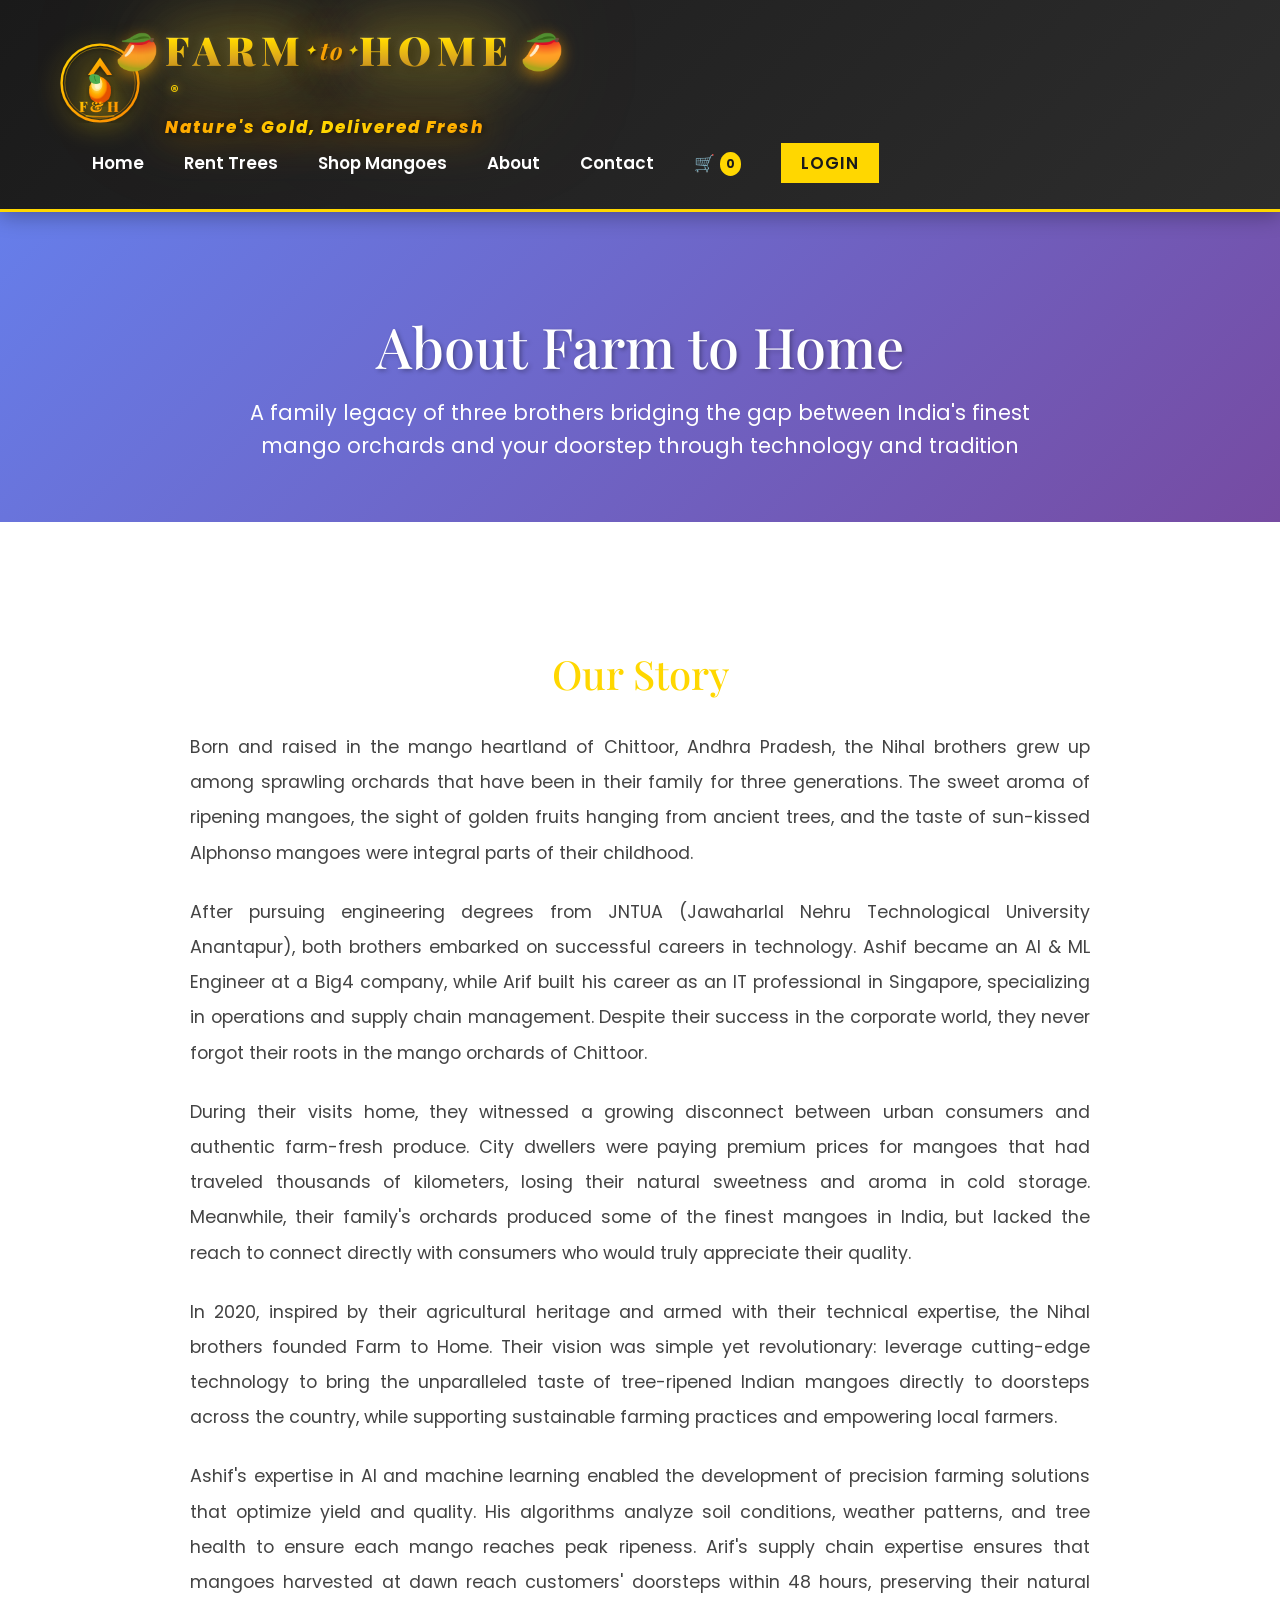
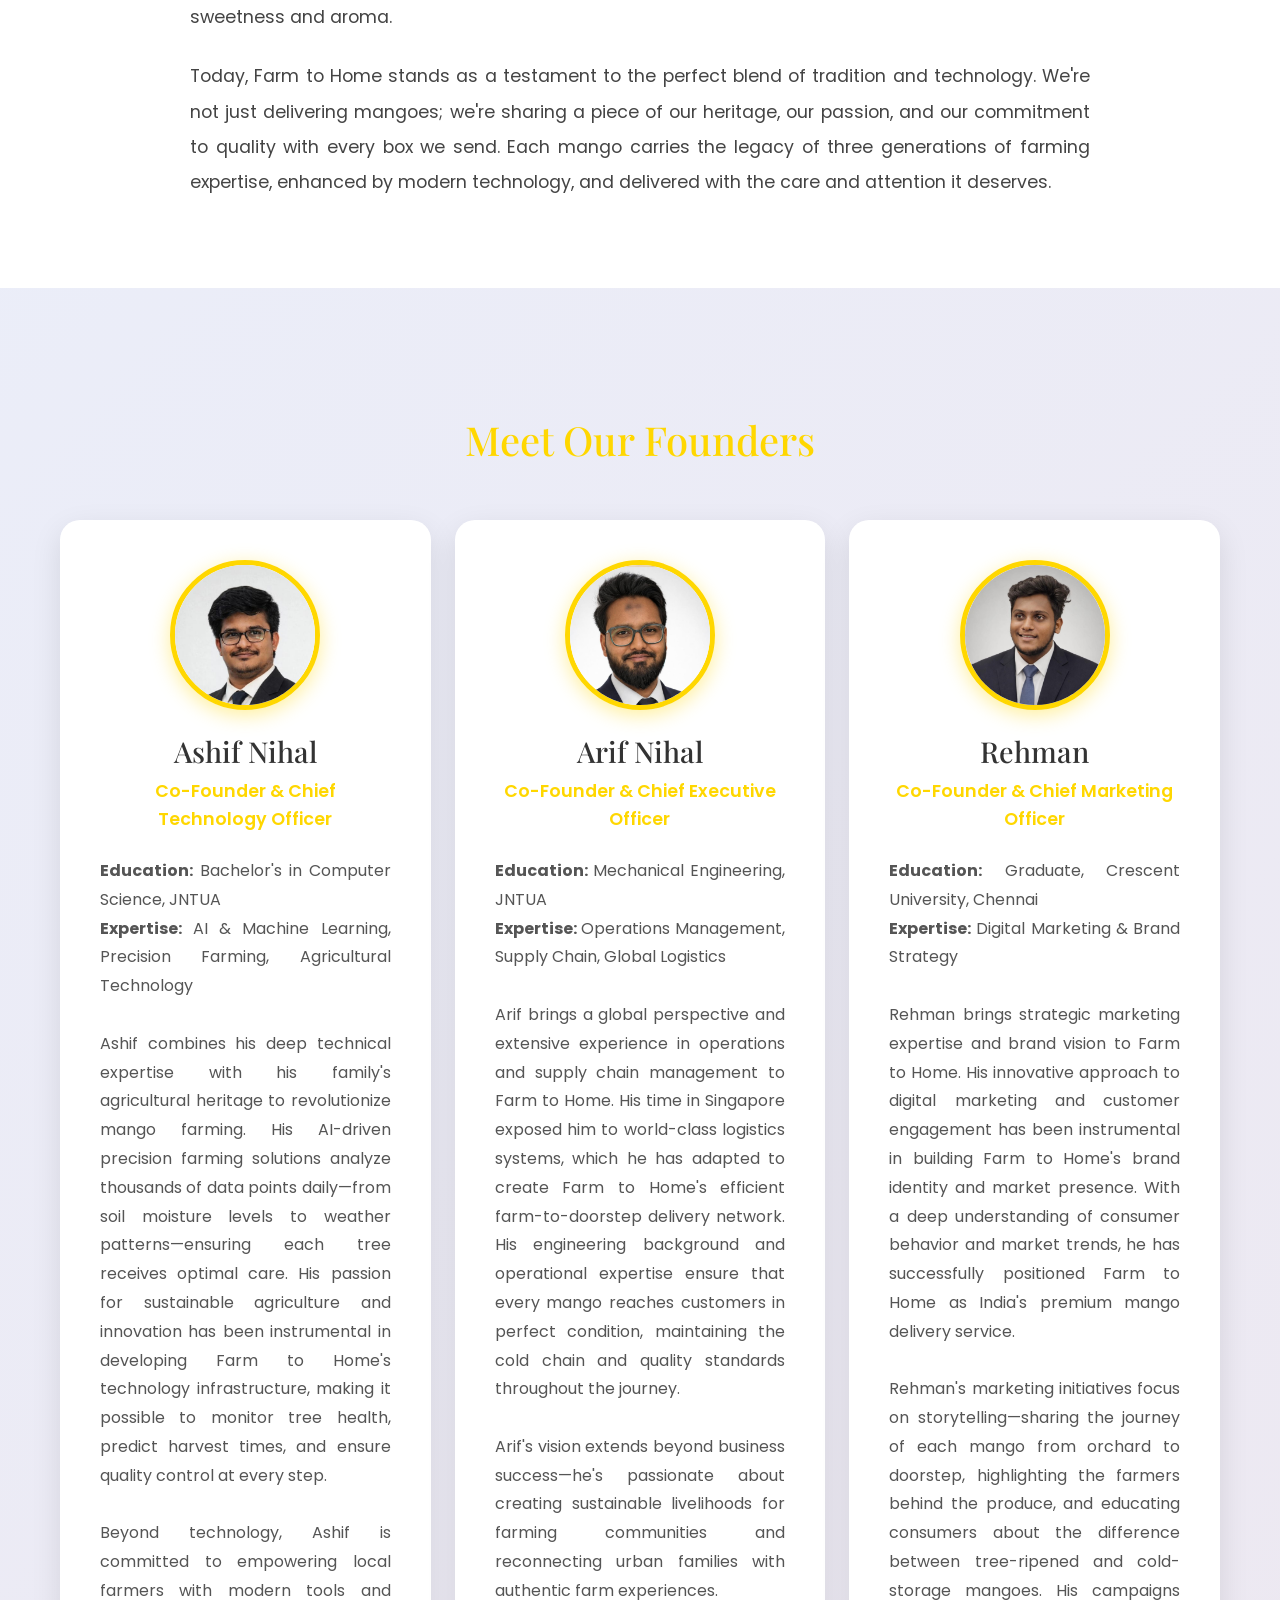
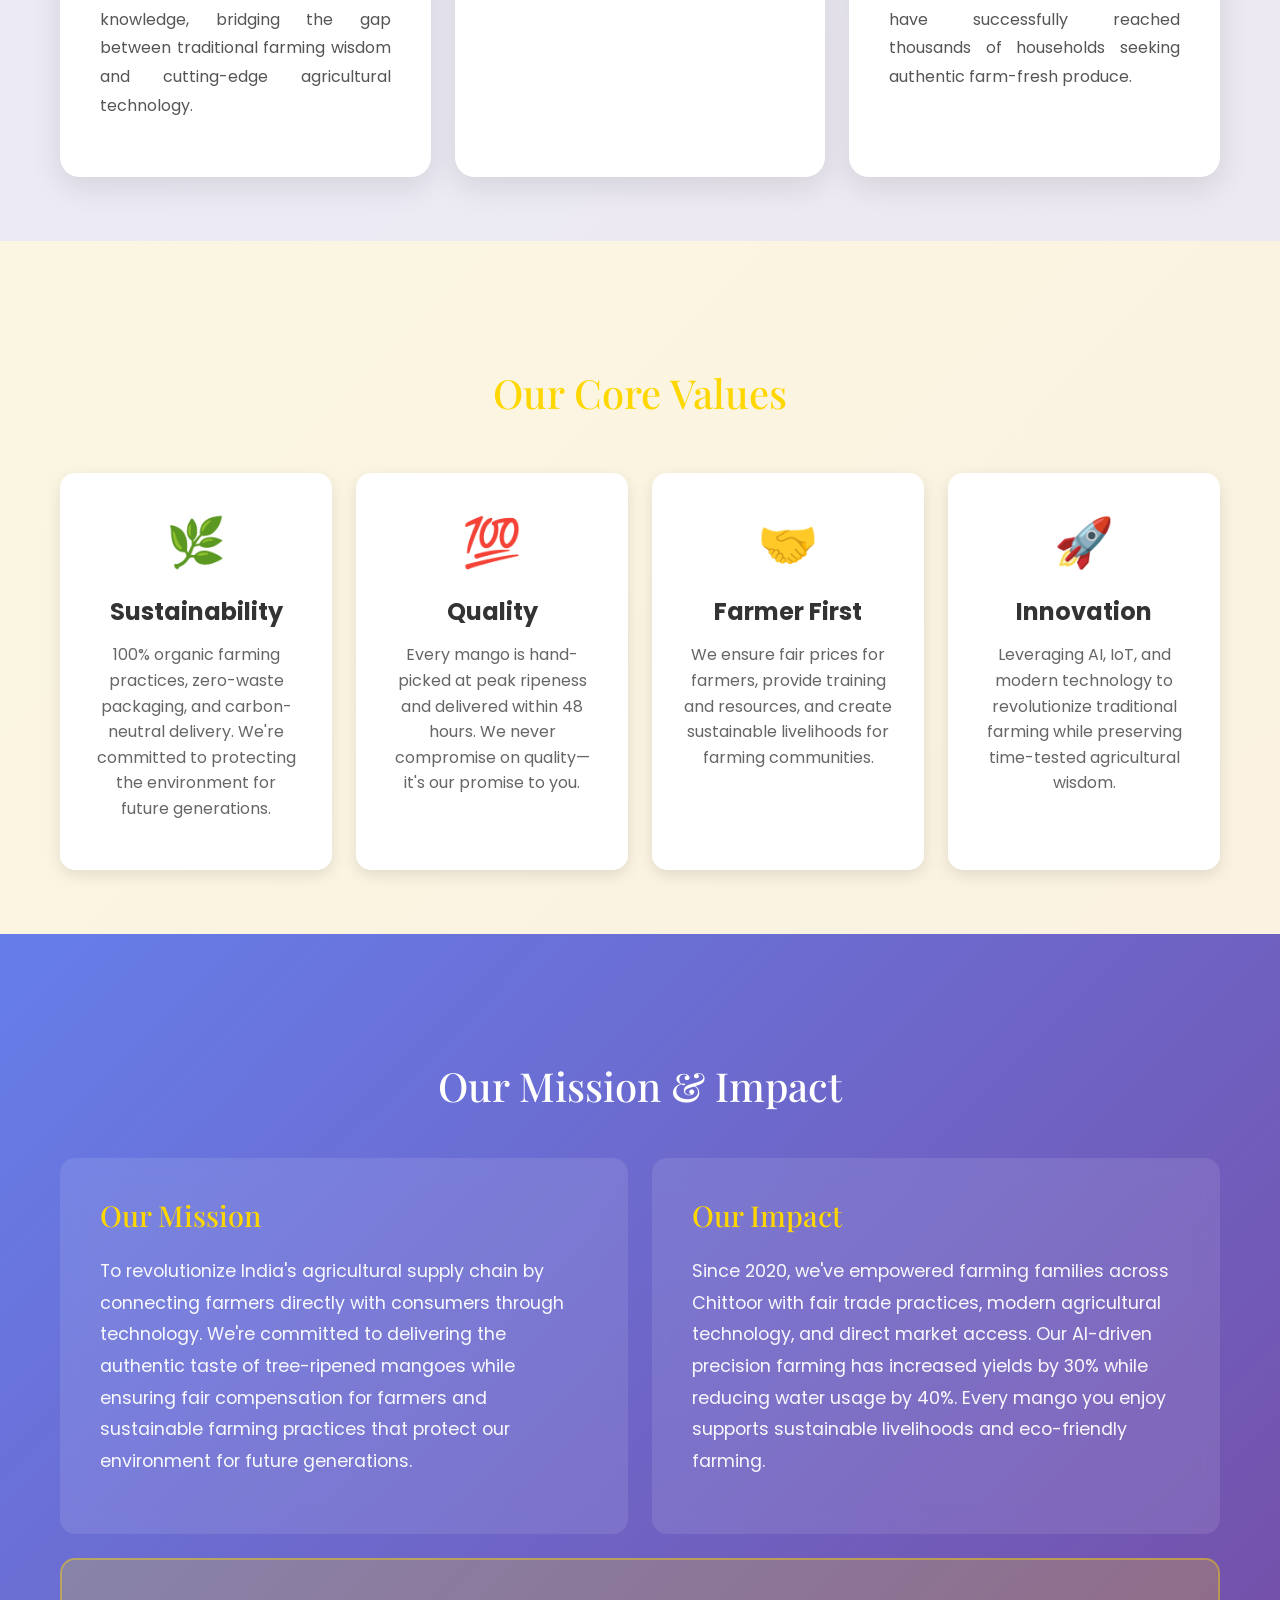
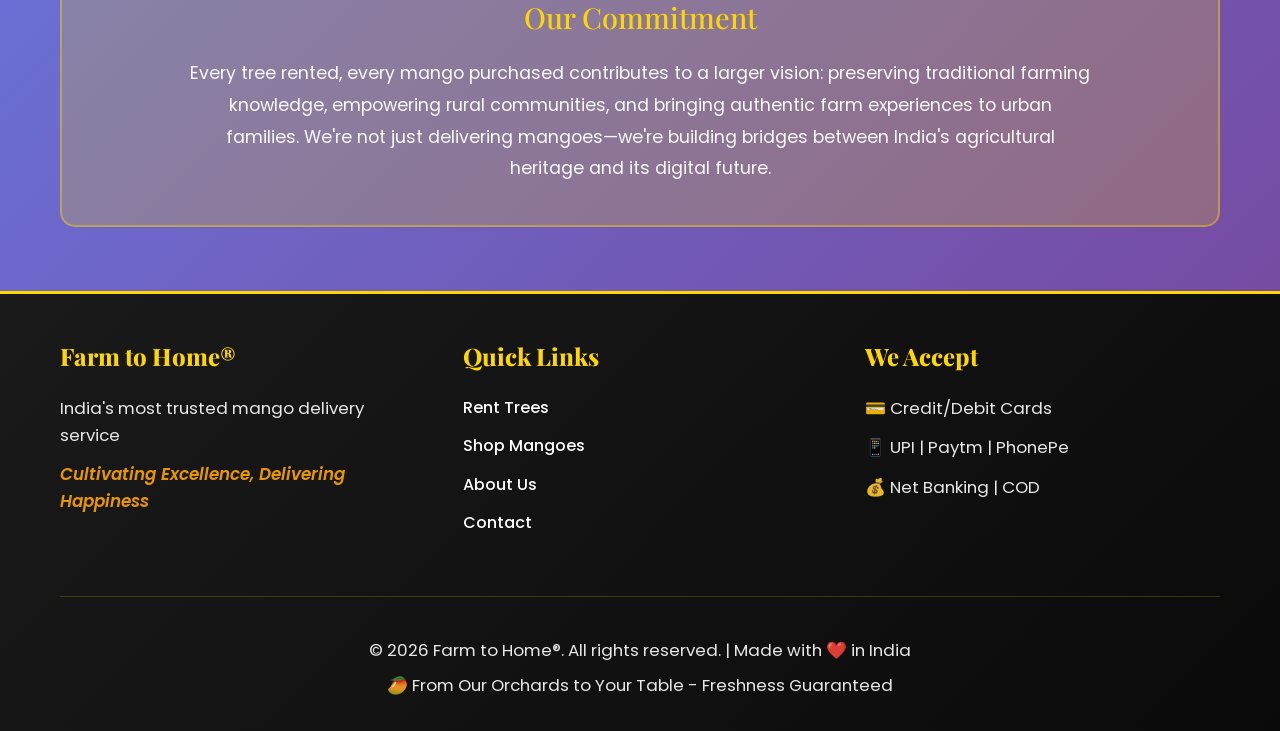
<file: about.html>
<!DOCTYPE html>
<html lang="en">
<head>
    <meta charset="UTF-8">
    <meta name="viewport" content="width=device-width, initial-scale=1.0">
    <title>About Us - Farm to Home</title>
    <link rel="preconnect" href="https://fonts.googleapis.com">
    <link rel="preconnect" href="https://fonts.gstatic.com" crossorigin>
    <link href="https://fonts.googleapis.com/css2?family=Playfair+Display:wght@700;900&family=Poppins:wght@400;500;600;700;800&display=swap" rel="stylesheet">
    <link href="https://cdn.jsdelivr.net/npm/bootstrap@5.3.2/dist/css/bootstrap.min.css" rel="stylesheet">
    <link rel="stylesheet" href="https://cdnjs.cloudflare.com/ajax/libs/font-awesome/6.5.1/css/all.min.css">
    <link href="https://unpkg.com/aos@2.3.1/dist/aos.css" rel="stylesheet">
    <link rel="stylesheet" href="styles.css">
    <style>
        .about-hero {
            background: linear-gradient(135deg, #667eea 0%, #764ba2 100%);
            padding: 100px 0 60px;
            text-align: center;
            color: white;
        }
        
        .about-hero h1 {
            font-size: 3.5rem;
            font-family: 'Playfair Display', serif;
            margin-bottom: 1rem;
            text-shadow: 2px 2px 4px rgba(0,0,0,0.3);
        }
        
        .about-hero p {
            font-size: 1.3rem;
            opacity: 0.95;
            max-width: 800px;
            margin: 0 auto;
        }
        
        .section-title {
            font-size: 2.5rem;
            font-family: 'Playfair Display', serif;
            color: #FFD700;
            text-align: center;
            margin: 4rem 0 2rem;
        }
        
        .founders-section {
            padding: 4rem 0;
            background: linear-gradient(135deg, rgba(102, 126, 234, 0.1) 0%, rgba(118, 75, 162, 0.1) 100%);
        }
        
        .founder-card {
            background: white;
            border-radius: 20px;
            padding: 2.5rem;
            box-shadow: 0 10px 30px rgba(0,0,0,0.1);
            transition: transform 0.3s ease;
            height: 100%;
        }
        
        .founder-card:hover {
            transform: translateY(-10px);
            box-shadow: 0 15px 40px rgba(0,0,0,0.15);
        }
        
        .founder-image {
            width: 150px;
            height: 150px;
            border-radius: 50%;
            object-fit: cover;
            border: 5px solid #FFD700;
            box-shadow: 0 5px 20px rgba(255, 215, 0, 0.4);
            margin: 0 auto 1.5rem;
            display: block;
        }
        
        .founder-name {
            font-size: 1.8rem;
            font-family: 'Playfair Display', serif;
            color: #333;
            margin-bottom: 0.5rem;
            text-align: center;
        }
        
        .founder-title {
            color: #FFD700;
            font-weight: 600;
            font-size: 1.1rem;
            text-align: center;
            margin-bottom: 1.5rem;
        }
        
        .founder-bio {
            line-height: 1.8;
            color: #555;
            text-align: justify;
        }
        
        .story-section {
            padding: 4rem 0;
            background: white;
        }
        
        .story-content {
            max-width: 900px;
            margin: 0 auto;
            line-height: 2;
            font-size: 1.1rem;
            color: #444;
        }
        
        .story-content p {
            margin-bottom: 1.5rem;
            text-align: justify;
        }
        
        .values-section {
            padding: 4rem 0;
            background: linear-gradient(135deg, rgba(255, 215, 0, 0.1) 0%, rgba(255, 165, 0, 0.1) 100%);
        }
        
        .value-card {
            background: white;
            padding: 2rem;
            border-radius: 15px;
            text-align: center;
            box-shadow: 0 5px 15px rgba(0,0,0,0.1);
            transition: all 0.3s ease;
            height: 100%;
        }
        
        .value-card:hover {
            transform: translateY(-5px);
            box-shadow: 0 10px 25px rgba(0,0,0,0.15);
        }
        
        .value-icon {
            font-size: 3rem;
            margin-bottom: 1rem;
        }
        
        .value-title {
            font-size: 1.5rem;
            font-weight: 700;
            color: #333;
            margin-bottom: 1rem;
        }
        
        .value-description {
            color: #666;
            line-height: 1.6;
        }
        
        .timeline-section {
            padding: 4rem 0;
            background: white;
        }
        
        .timeline-item {
            display: flex;
            margin-bottom: 3rem;
            position: relative;
        }
        
        .timeline-year {
            font-size: 2rem;
            font-weight: 900;
            color: #FFD700;
            min-width: 120px;
            font-family: 'Playfair Display', serif;
        }
        
        .timeline-content {
            flex: 1;
            padding-left: 2rem;
            border-left: 3px solid #FFD700;
        }
        
        .timeline-title {
            font-size: 1.5rem;
            font-weight: 700;
            color: #333;
            margin-bottom: 0.5rem;
        }
        
        .timeline-description {
            color: #666;
            line-height: 1.8;
        }
        
        .stats-section {
            padding: 4rem 0;
            background: linear-gradient(135deg, #667eea 0%, #764ba2 100%);
            color: white;
        }
        
        .stat-box {
            text-align: center;
            padding: 2rem;
        }
        
        .stat-number {
            font-size: 3.5rem;
            font-weight: 900;
            color: #FFD700;
            font-family: 'Playfair Display', serif;
        }
        
        .stat-label {
            font-size: 1.2rem;
            margin-top: 0.5rem;
            opacity: 0.95;
        }
    </style>
</head>
<body>
    <!-- Navigation -->
    <nav class="navbar">
        <div class="container">
            <div class="logo">
                <svg class="logo-icon" viewBox="0 0 100 100" xmlns="http://www.w3.org/2000/svg">
                    <defs>
                        <linearGradient id="premiumGold" x1="0%" y1="0%" x2="100%" y2="100%">
                            <stop offset="0%" style="stop-color:#FFD700;stop-opacity:1" />
                            <stop offset="50%" style="stop-color:#FFA500;stop-opacity:1" />
                            <stop offset="100%" style="stop-color:#FF8C00;stop-opacity:1" />
                        </linearGradient>
                        <radialGradient id="mangoGradient" cx="35%" cy="35%">
                            <stop offset="0%" style="stop-color:#FFF4A3;stop-opacity:1" />
                            <stop offset="30%" style="stop-color:#FFD54F;stop-opacity:1" />
                            <stop offset="60%" style="stop-color:#FFB300;stop-opacity:1" />
                            <stop offset="85%" style="stop-color:#FF8F00;stop-opacity:1" />
                            <stop offset="100%" style="stop-color:#E65100;stop-opacity:1" />
                        </radialGradient>
                        <filter id="luxuryShadow">
                            <feGaussianBlur in="SourceAlpha" stdDeviation="3"/>
                            <feOffset dx="0" dy="2" result="offsetblur"/>
                            <feComponentTransfer>
                                <feFuncA type="linear" slope="0.5"/>
                            </feComponentTransfer>
                            <feMerge>
                                <feMergeNode/>
                                <feMergeNode in="SourceGraphic"/>
                            </feMerge>
                        </filter>
                    </defs>
                    <circle cx="50" cy="50" r="48" fill="none" stroke="url(#premiumGold)" stroke-width="3" filter="url(#luxuryShadow)"/>
                    <circle cx="50" cy="50" r="44" fill="none" stroke="url(#premiumGold)" stroke-width="1" opacity="0.5"/>
                    <path d="M 50 18 L 35 40 L 41 40 L 50 28 L 59 40 L 65 40 Z" fill="url(#premiumGold)" filter="url(#luxuryShadow)"/>
                    <path d="M 50 42 Q 59 45, 63 54 Q 65 63, 61 70 Q 56 75, 50 76 Q 44 75, 39 70 Q 35 63, 37 54 Q 41 45, 50 42 Z" fill="url(#mangoGradient)" filter="url(#luxuryShadow)"/>
                    <ellipse cx="46" cy="51" rx="7" ry="9" fill="#FFF9C4" opacity="0.6"/>
                    <ellipse cx="47" cy="53" rx="3.5" ry="4.5" fill="#FFFFFF" opacity="0.4"/>
                    <path d="M 52 68 Q 55 70, 58 67 Q 60 63, 58 60" fill="#E65100" opacity="0.2"/>
                    <path d="M 50 42 Q 43 37, 38 40 Q 35 43, 38 48 Q 43 53, 50 50 Z" fill="#4CAF50" opacity="1"/>
                    <path d="M 50 42 Q 47 38, 43 40" fill="#66BB6A" opacity="0.6"/>
                    <path d="M 43 41 Q 43 45, 45 48" stroke="#2E7D32" stroke-width="1.2" fill="none" opacity="0.8"/>
                    <text x="50" y="86" font-family="'Playfair Display', serif" font-size="18" font-weight="900" fill="url(#premiumGold)" text-anchor="middle" letter-spacing="3">F&amp;H</text>
                    <path d="M 32 91 Q 50 93, 68 91" stroke="url(#premiumGold)" stroke-width="1.5" fill="none" opacity="0.7"/>
                </svg>
                <div class="logo-text">
                    <span class="brand-name">
                        <span class="word-farm">FARM</span>
                        <span class="word-to">to</span>
                        <span class="word-home">HOME</span>
                    </span>
                    <span class="trademark">®</span>
                    <span class="tagline">Nature's Gold, Delivered Fresh</span>
                </div>
            </div>
            <ul class="nav-links">
                <li><a href="index.html">Home</a></li>
                <li><a href="index.html#rent">Rent Trees</a></li>
                <li><a href="index.html#shop">Shop Mangoes</a></li>
                <li><a href="about.html" class="active">About</a></li>
                <li><a href="index.html#contact">Contact</a></li>
                <li><a href="#" class="cart-icon">🛒 <span class="cart-count">0</span></a></li>
                <li><a href="#" class="login-btn">Login</a></li>
            </ul>
        </div>
    </nav>

    <!-- Hero Section -->
    <section class="about-hero">
        <div class="container">
            <h1 data-aos="fade-up">About Farm to Home</h1>
            <p data-aos="fade-up" data-aos-delay="200">A family legacy of three brothers bridging the gap between India's finest mango orchards and your doorstep through technology and tradition</p>
        </div>
    </section>

    <!-- Our Story Section -->
    <section class="story-section">
        <div class="container">
            <h2 class="section-title" data-aos="fade-up">Our Story</h2>
            <div class="story-content" data-aos="fade-up" data-aos-delay="200">
                <p>
                    Born and raised in the mango heartland of Chittoor, Andhra Pradesh, the Nihal brothers grew up among sprawling orchards that have been in their family for three generations. The sweet aroma of ripening mangoes, the sight of golden fruits hanging from ancient trees, and the taste of sun-kissed Alphonso mangoes were integral parts of their childhood.
                </p>
                <p>
                    After pursuing engineering degrees from JNTUA (Jawaharlal Nehru Technological University Anantapur), both brothers embarked on successful careers in technology. Ashif became an AI & ML Engineer at a Big4 company, while Arif built his career as an IT professional in Singapore, specializing in operations and supply chain management. Despite their success in the corporate world, they never forgot their roots in the mango orchards of Chittoor.
                </p>
                <p>
                    During their visits home, they witnessed a growing disconnect between urban consumers and authentic farm-fresh produce. City dwellers were paying premium prices for mangoes that had traveled thousands of kilometers, losing their natural sweetness and aroma in cold storage. Meanwhile, their family's orchards produced some of the finest mangoes in India, but lacked the reach to connect directly with consumers who would truly appreciate their quality.
                </p>
                <p>
                    In 2020, inspired by their agricultural heritage and armed with their technical expertise, the Nihal brothers founded Farm to Home. Their vision was simple yet revolutionary: leverage cutting-edge technology to bring the unparalleled taste of tree-ripened Indian mangoes directly to doorsteps across the country, while supporting sustainable farming practices and empowering local farmers.
                </p>
                <p>
                    Ashif's expertise in AI and machine learning enabled the development of precision farming solutions that optimize yield and quality. His algorithms analyze soil conditions, weather patterns, and tree health to ensure each mango reaches peak ripeness. Arif's supply chain expertise ensures that mangoes harvested at dawn reach customers' doorsteps within 48 hours, preserving their natural sweetness and aroma.
                </p>
                <p>
                    Today, Farm to Home stands as a testament to the perfect blend of tradition and technology. We're not just delivering mangoes; we're sharing a piece of our heritage, our passion, and our commitment to quality with every box we send. Each mango carries the legacy of three generations of farming expertise, enhanced by modern technology, and delivered with the care and attention it deserves.
                </p>
            </div>
        </div>
    </section>

    <!-- Founders Section -->
    <section class="founders-section">
        <div class="container">
            <h2 class="section-title" data-aos="fade-up">Meet Our Founders</h2>
            <div class="row g-4 mt-4">
                <div class="col-md-4" data-aos="fade-up" data-aos-delay="100">
                    <div class="founder-card">
                        <img src="images/team/ashif.jpeg" alt="Ashif Nihal" class="founder-image" style="object-position: center top;">
                        <h3 class="founder-name">Ashif Nihal</h3>
                        <p class="founder-title">Co-Founder & Chief Technology Officer</p>
                        <p class="founder-bio">
                            <strong>Education:</strong> Bachelor's in Computer Science, JNTUA<br>
                            <strong>Expertise:</strong> AI & Machine Learning, Precision Farming, Agricultural Technology<br><br>
                            
                            Ashif combines his deep technical expertise with his family's agricultural heritage to revolutionize mango farming. His AI-driven precision farming solutions analyze thousands of data points daily—from soil moisture levels to weather patterns—ensuring each tree receives optimal care. His passion for sustainable agriculture and innovation has been instrumental in developing Farm to Home's technology infrastructure, making it possible to monitor tree health, predict harvest times, and ensure quality control at every step.
                            <br><br>
                            Beyond technology, Ashif is committed to empowering local farmers with modern tools and knowledge, bridging the gap between traditional farming wisdom and cutting-edge agricultural technology.
                        </p>
                    </div>
                </div>
                
                <div class="col-md-4" data-aos="fade-up" data-aos-delay="200">
                    <div class="founder-card">
                        <img src="images/team/arif.jpeg" alt="Arif Nihal" class="founder-image" style="object-position: center top;">
                        <h3 class="founder-name">Arif Nihal</h3>
                        <p class="founder-title">Co-Founder & Chief Executive Officer</p>
                        <p class="founder-bio">
                            <strong>Education:</strong> Mechanical Engineering, JNTUA<br>
                            <strong>Expertise:</strong> Operations Management, Supply Chain, Global Logistics<br><br>
                            
                            Arif brings a global perspective and extensive experience in operations and supply chain management to Farm to Home. His time in Singapore exposed him to world-class logistics systems, which he has adapted to create Farm to Home's efficient farm-to-doorstep delivery network. His engineering background and operational expertise ensure that every mango reaches customers in perfect condition, maintaining the cold chain and quality standards throughout the journey.
                            <br><br>
                            Arif's vision extends beyond business success—he's passionate about creating sustainable livelihoods for farming communities and reconnecting urban families with authentic farm experiences.
                        </p>
                    </div>
                </div>
                
                <div class="col-md-4" data-aos="fade-up" data-aos-delay="300">
                    <div class="founder-card">
                        <img src="images/team/rehman2.jpeg" alt="Rehman" class="founder-image" style="object-position: center top;">
                        <h3 class="founder-name">Rehman</h3>
                        <p class="founder-title">Co-Founder & Chief Marketing Officer</p>
                        <p class="founder-bio">
                            <strong>Education:</strong> Graduate, Crescent University, Chennai<br>
                            <strong>Expertise:</strong> Digital Marketing & Brand Strategy<br><br>
                            
                            Rehman brings strategic marketing expertise and brand vision to Farm to Home. His innovative approach to digital marketing and customer engagement has been instrumental in building Farm to Home's brand identity and market presence. With a deep understanding of consumer behavior and market trends, he has successfully positioned Farm to Home as India's premium mango delivery service.
                            <br><br>
                            Rehman's marketing initiatives focus on storytelling—sharing the journey of each mango from orchard to doorstep, highlighting the farmers behind the produce, and educating consumers about the difference between tree-ripened and cold-storage mangoes. His campaigns have successfully reached thousands of households seeking authentic farm-fresh produce.
                        </p>
                    </div>
                </div>
            </div>
        </div>
    </section>

    <!-- Values Section -->
    <section class="values-section">
        <div class="container">
            <h2 class="section-title" data-aos="fade-up">Our Core Values</h2>
            <div class="row g-4 mt-4">
                <div class="col-md-3" data-aos="fade-up" data-aos-delay="100">
                    <div class="value-card">
                        <div class="value-icon">🌿</div>
                        <h3 class="value-title">Sustainability</h3>
                        <p class="value-description">
                            100% organic farming practices, zero-waste packaging, and carbon-neutral delivery. We're committed to protecting the environment for future generations.
                        </p>
                    </div>
                </div>
                
                <div class="col-md-3" data-aos="fade-up" data-aos-delay="200">
                    <div class="value-card">
                        <div class="value-icon">💯</div>
                        <h3 class="value-title">Quality</h3>
                        <p class="value-description">
                            Every mango is hand-picked at peak ripeness and delivered within 48 hours. We never compromise on quality—it's our promise to you.
                        </p>
                    </div>
                </div>
                
                <div class="col-md-3" data-aos="fade-up" data-aos-delay="300">
                    <div class="value-card">
                        <div class="value-icon">🤝</div>
                        <h3 class="value-title">Farmer First</h3>
                        <p class="value-description">
                            We ensure fair prices for farmers, provide training and resources, and create sustainable livelihoods for farming communities.
                        </p>
                    </div>
                </div>
                
                <div class="col-md-3" data-aos="fade-up" data-aos-delay="400">
                    <div class="value-card">
                        <div class="value-icon">🚀</div>
                        <h3 class="value-title">Innovation</h3>
                        <p class="value-description">
                            Leveraging AI, IoT, and modern technology to revolutionize traditional farming while preserving time-tested agricultural wisdom.
                        </p>
                    </div>
                </div>
            </div>
        </div>
    </section>

    <!-- Mission & Impact Section -->
    <section class="stats-section">
        <div class="container">
            <h2 class="section-title" style="color: white;" data-aos="fade-up">Our Mission & Impact</h2>
            <div class="row mt-5">
                <div class="col-md-6" data-aos="fade-right" data-aos-delay="100">
                    <div style="background: rgba(255, 255, 255, 0.1); padding: 2.5rem; border-radius: 15px; backdrop-filter: blur(10px); height: 100%;">
                        <h3 style="color: #FFD700; font-size: 1.8rem; margin-bottom: 1.5rem; font-family: 'Playfair Display', serif;">Our Mission</h3>
                        <p style="line-height: 1.8; font-size: 1.1rem; opacity: 0.95;">
                            To revolutionize India's agricultural supply chain by connecting farmers directly with consumers through technology. We're committed to delivering the authentic taste of tree-ripened mangoes while ensuring fair compensation for farmers and sustainable farming practices that protect our environment for future generations.
                        </p>
                    </div>
                </div>
                <div class="col-md-6" data-aos="fade-left" data-aos-delay="200">
                    <div style="background: rgba(255, 255, 255, 0.1); padding: 2.5rem; border-radius: 15px; backdrop-filter: blur(10px); height: 100%;">
                        <h3 style="color: #FFD700; font-size: 1.8rem; margin-bottom: 1.5rem; font-family: 'Playfair Display', serif;">Our Impact</h3>
                        <p style="line-height: 1.8; font-size: 1.1rem; opacity: 0.95;">
                            Since 2020, we've empowered farming families across Chittoor with fair trade practices, modern agricultural technology, and direct market access. Our AI-driven precision farming has increased yields by 30% while reducing water usage by 40%. Every mango you enjoy supports sustainable livelihoods and eco-friendly farming.
                        </p>
                    </div>
                </div>
            </div>
            <div class="row mt-4">
                <div class="col-md-12" data-aos="fade-up" data-aos-delay="300">
                    <div style="background: rgba(255, 215, 0, 0.2); padding: 2.5rem; border-radius: 15px; border: 2px solid rgba(255, 215, 0, 0.4); text-align: center;">
                        <h3 style="color: #FFD700; font-size: 1.8rem; margin-bottom: 1.5rem; font-family: 'Playfair Display', serif;">Our Commitment</h3>
                        <p style="line-height: 1.8; font-size: 1.1rem; opacity: 0.95; max-width: 900px; margin: 0 auto;">
                            Every tree rented, every mango purchased contributes to a larger vision: preserving traditional farming knowledge, empowering rural communities, and bringing authentic farm experiences to urban families. We're not just delivering mangoes—we're building bridges between India's agricultural heritage and its digital future.
                        </p>
                    </div>
                </div>
            </div>
        </div>
    </section>

    <!-- Footer -->
    <footer class="footer">
        <div class="container">
            <div class="footer-content">
                <div class="footer-section">
                    <h4>Farm to Home®</h4>
                    <p>India's most trusted mango delivery service</p>
                    <p class="hindi-text">Cultivating Excellence, Delivering Happiness</p>
                </div>
                <div class="footer-section">
                    <h4>Quick Links</h4>
                    <a href="index.html#rent">Rent Trees</a>
                    <a href="index.html#shop">Shop Mangoes</a>
                    <a href="about.html">About Us</a>
                    <a href="index.html#contact">Contact</a>
                </div>
                <div class="footer-section">
                    <h4>We Accept</h4>
                    <p>💳 Credit/Debit Cards</p>
                    <p>📱 UPI | Paytm | PhonePe</p>
                    <p>💰 Net Banking | COD</p>
                </div>
            </div>
            <div class="footer-bottom">
                <p>&copy; 2026 Farm to Home®. All rights reserved. | Made with ❤️ in India</p>
                <p>🥭 From Our Orchards to Your Table - Freshness Guaranteed</p>
            </div>
        </div>
    </footer>

    <script src="https://cdn.jsdelivr.net/npm/bootstrap@5.3.2/dist/js/bootstrap.bundle.min.js"></script>
    <script src="https://unpkg.com/aos@2.3.1/dist/aos.js"></script>
    <script>
        AOS.init({
            duration: 1000,
            once: true,
            offset: 100
        });
    </script>
    <script src="script.js"></script>
</body>
</html>
</file>
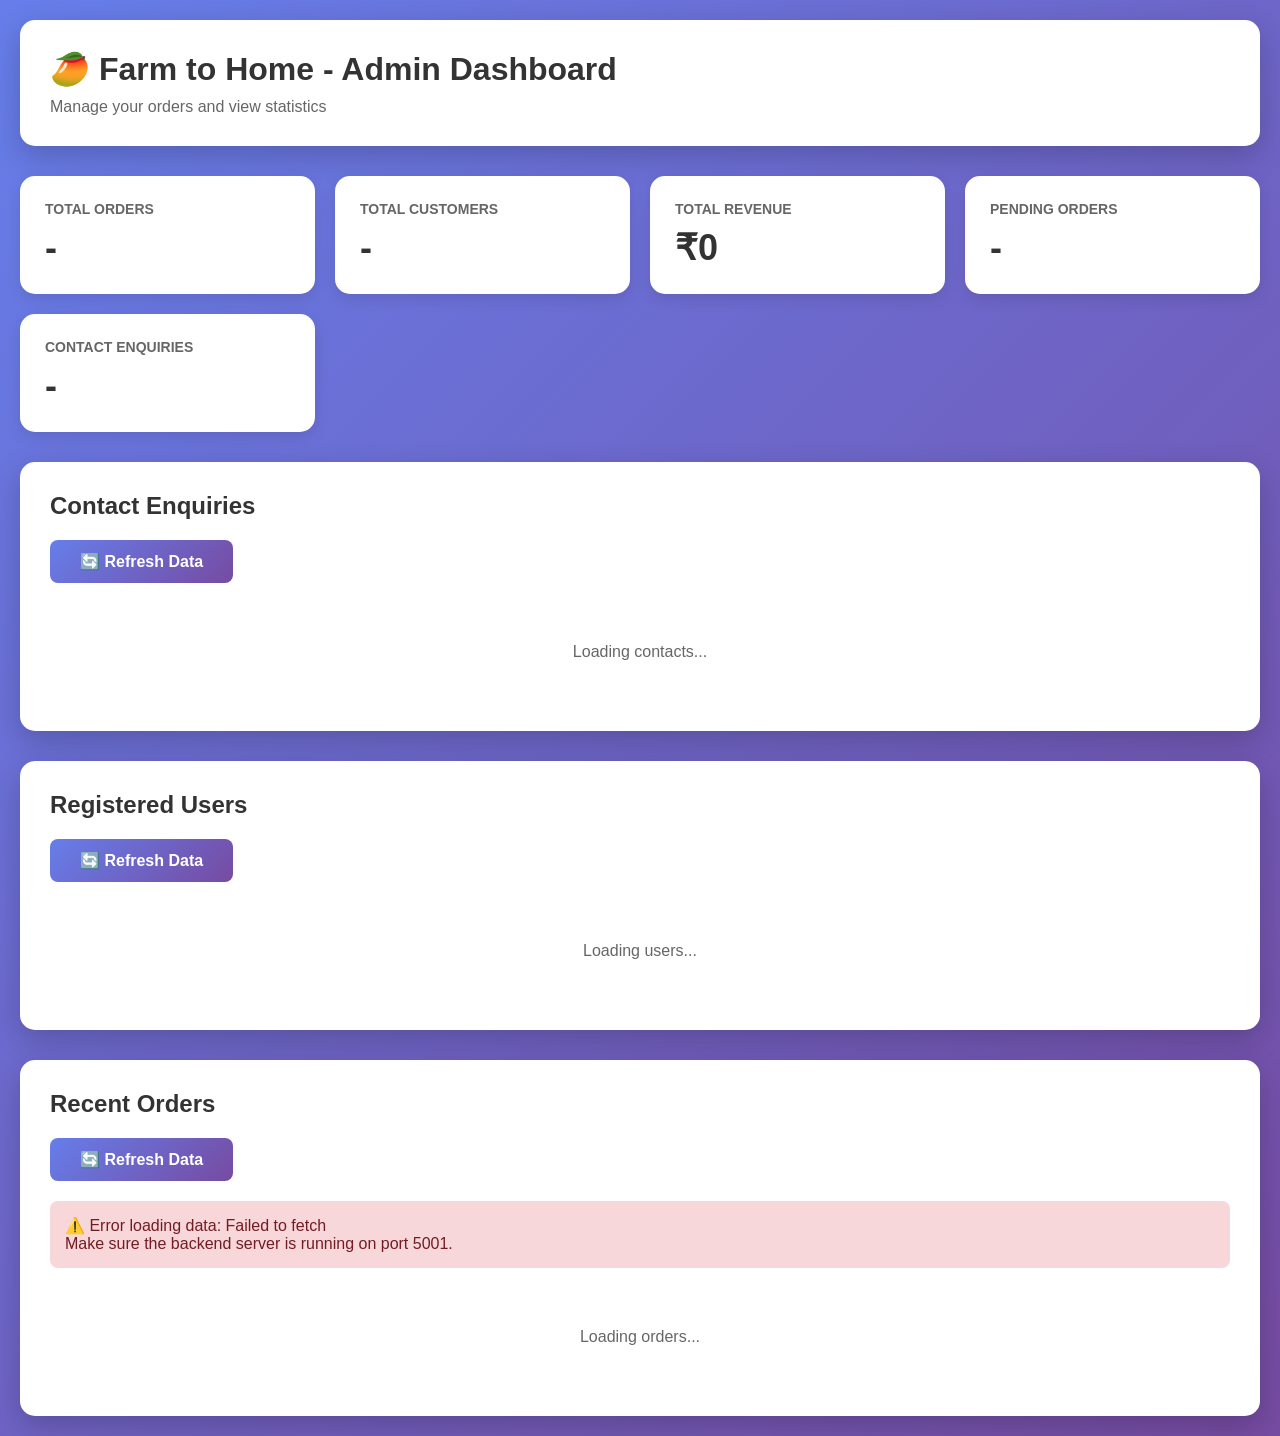
<file: admin.html>
<!DOCTYPE html>
<html lang="en">
<head>
    <meta charset="UTF-8">
    <meta name="viewport" content="width=device-width, initial-scale=1.0">
    <title>Farm to Home - Admin Dashboard</title>
    <style>
        * {
            margin: 0;
            padding: 0;
            box-sizing: border-box;
        }

        body {
            font-family: 'Segoe UI', Tahoma, Geneva, Verdana, sans-serif;
            background: linear-gradient(135deg, #667eea 0%, #764ba2 100%);
            min-height: 100vh;
            padding: 20px;
        }

        .container {
            max-width: 1400px;
            margin: 0 auto;
        }

        .header {
            background: white;
            padding: 30px;
            border-radius: 15px;
            box-shadow: 0 10px 30px rgba(0,0,0,0.2);
            margin-bottom: 30px;
        }

        .header h1 {
            color: #333;
            font-size: 32px;
            margin-bottom: 10px;
        }

        .header p {
            color: #666;
            font-size: 16px;
        }

        .stats-grid {
            display: grid;
            grid-template-columns: repeat(auto-fit, minmax(250px, 1fr));
            gap: 20px;
            margin-bottom: 30px;
        }

        .stat-card {
            background: white;
            padding: 25px;
            border-radius: 15px;
            box-shadow: 0 5px 15px rgba(0,0,0,0.1);
        }

        .stat-card h3 {
            color: #666;
            font-size: 14px;
            text-transform: uppercase;
            margin-bottom: 10px;
        }

        .stat-card .value {
            color: #333;
            font-size: 36px;
            font-weight: bold;
        }

        .orders-section {
            background: white;
            padding: 30px;
            border-radius: 15px;
            box-shadow: 0 10px 30px rgba(0,0,0,0.2);
        }

        .orders-section h2 {
            color: #333;
            margin-bottom: 20px;
            font-size: 24px;
        }

        .refresh-btn {
            background: linear-gradient(135deg, #667eea 0%, #764ba2 100%);
            color: white;
            border: none;
            padding: 12px 30px;
            border-radius: 8px;
            cursor: pointer;
            font-size: 16px;
            font-weight: 600;
            margin-bottom: 20px;
            transition: transform 0.2s;
        }

        .refresh-btn:hover {
            transform: translateY(-2px);
        }

        table {
            width: 100%;
            border-collapse: collapse;
        }

        th {
            background: #f8f9fa;
            padding: 15px;
            text-align: left;
            font-weight: 600;
            color: #333;
            border-bottom: 2px solid #dee2e6;
        }

        td {
            padding: 15px;
            border-bottom: 1px solid #dee2e6;
            color: #666;
        }

        tr:hover {
            background: #f8f9fa;
        }

        .status-badge {
            padding: 5px 15px;
            border-radius: 20px;
            font-size: 12px;
            font-weight: 600;
            text-transform: uppercase;
        }

        .status-pending {
            background: #fff3cd;
            color: #856404;
        }

        .status-confirmed {
            background: #d1ecf1;
            color: #0c5460;
        }

        .status-delivered {
            background: #d4edda;
            color: #155724;
        }

        .view-btn {
            background: #667eea;
            color: white;
            border: none;
            padding: 8px 20px;
            border-radius: 5px;
            cursor: pointer;
            font-size: 14px;
        }

        .view-btn:hover {
            background: #5568d3;
        }

        .modal {
            display: none;
            position: fixed;
            top: 0;
            left: 0;
            width: 100%;
            height: 100%;
            background: rgba(0,0,0,0.5);
            z-index: 1000;
            align-items: center;
            justify-content: center;
        }

        .modal.show {
            display: flex;
        }

        .modal-content {
            background: white;
            padding: 30px;
            border-radius: 15px;
            max-width: 600px;
            width: 90%;
            max-height: 80vh;
            overflow-y: auto;
        }

        .modal-header {
            display: flex;
            justify-content: space-between;
            align-items: center;
            margin-bottom: 20px;
        }

        .modal-header h2 {
            color: #333;
        }

        .close-btn {
            background: none;
            border: none;
            font-size: 30px;
            cursor: pointer;
            color: #999;
        }

        .order-detail {
            margin-bottom: 20px;
        }

        .order-detail h3 {
            color: #667eea;
            margin-bottom: 10px;
            font-size: 18px;
        }

        .order-detail p {
            color: #666;
            margin: 5px 0;
        }

        .items-table {
            width: 100%;
            margin-top: 10px;
        }

        .items-table th {
            background: #f8f9fa;
            padding: 10px;
        }

        .items-table td {
            padding: 10px;
        }

        .loading {
            text-align: center;
            padding: 40px;
            color: #666;
        }

        .error {
            background: #f8d7da;
            color: #721c24;
            padding: 15px;
            border-radius: 8px;
            margin-bottom: 20px;
        }
    </style>
</head>
<body>
    <div class="container">
        <div class="header">
            <h1>🥭 Farm to Home - Admin Dashboard</h1>
            <p>Manage your orders and view statistics</p>
        </div>

        <div class="stats-grid">
            <div class="stat-card">
                <h3>Total Orders</h3>
                <div class="value" id="totalOrders">-</div>
            </div>
            <div class="stat-card">
                <h3>Total Customers</h3>
                <div class="value" id="totalCustomers">-</div>
            </div>
            <div class="stat-card">
                <h3>Total Revenue</h3>
                <div class="value" id="totalRevenue">₹0</div>
            </div>
            <div class="stat-card">
                <h3>Pending Orders</h3>
                <div class="value" id="pendingOrders">-</div>
            </div>
            <div class="stat-card">
                <h3>Contact Enquiries</h3>
                <div class="value" id="totalContacts">-</div>
            </div>
        </div>

        <div class="orders-section" style="margin-bottom: 30px;">
            <h2>Contact Enquiries</h2>
            <button class="refresh-btn" onclick="loadData()">🔄 Refresh Data</button>
            <div id="contacts-table">
                <div class="loading">Loading contacts...</div>
            </div>
        </div>

        <div class="orders-section" style="margin-bottom: 30px;">
            <h2>Registered Users</h2>
            <button class="refresh-btn" onclick="loadData()">🔄 Refresh Data</button>
            <div id="users-table">
                <div class="loading">Loading users...</div>
            </div>
        </div>

        <div class="orders-section">
            <h2>Recent Orders</h2>
            <button class="refresh-btn" onclick="loadData()">🔄 Refresh Data</button>
            <div id="error-message"></div>
            <div id="orders-table">
                <div class="loading">Loading orders...</div>
            </div>
        </div>
    </div>

    <div class="modal" id="orderModal">
        <div class="modal-content">
            <div class="modal-header">
                <h2>Order Details</h2>
                <button class="close-btn" onclick="closeModal()">&times;</button>
            </div>
            <div id="orderDetails"></div>
        </div>
    </div>

    <div class="modal" id="contactModal">
        <div class="modal-content">
            <div class="modal-header">
                <h2>Contact Details</h2>
                <button class="close-btn" onclick="closeContactModal()">&times;</button>
            </div>
            <div id="contactDetails"></div>
        </div>
    </div>

    <script>
        const API_URL = 'http://localhost:5001';

        async function loadData() {
            try {
                // Load statistics
                const statsResponse = await fetch(`${API_URL}/api/statistics`);
                const statsData = await statsResponse.json();
                
                if (statsData.success) {
                    document.getElementById('totalOrders').textContent = statsData.statistics.total_orders;
                    document.getElementById('totalCustomers').textContent = statsData.statistics.total_customers;
                    document.getElementById('totalRevenue').textContent = `₹${statsData.statistics.total_revenue.toLocaleString('en-IN')}`;
                    document.getElementById('pendingOrders').textContent = statsData.statistics.orders_by_status.pending || 0;
                    document.getElementById('totalContacts').textContent = statsData.statistics.total_contacts || 0;
                }

                // Load contacts
                const contactsResponse = await fetch(`${API_URL}/api/contacts`);
                const contactsData = await contactsResponse.json();
                
                if (contactsData.success) {
                    displayContacts(contactsData.contacts);
                }

                // Load users
                const usersResponse = await fetch(`${API_URL}/api/users`);
                const usersData = await usersResponse.json();
                
                if (usersData.success) {
                    displayUsers(usersData.users);
                }

                // Load orders
                const ordersResponse = await fetch(`${API_URL}/api/orders`);
                const ordersData = await ordersResponse.json();
                
                if (ordersData.success) {
                    displayOrders(ordersData.orders);
                }
            } catch (error) {
                document.getElementById('error-message').innerHTML = `
                    <div class="error">
                        ⚠️ Error loading data: ${error.message}<br>
                        Make sure the backend server is running on port 5001.
                    </div>
                `;
            }
        }

        function displayContacts(contacts) {
            if (contacts.length === 0) {
                document.getElementById('contacts-table').innerHTML = '<p style="text-align: center; padding: 20px; color: #666;">No contact enquiries yet.</p>';
                return;
            }

            const tableHTML = `
                <table>
                    <thead>
                        <tr>
                            <th>ID</th>
                            <th>Name</th>
                            <th>Email</th>
                            <th>Phone</th>
                            <th>Status</th>
                            <th>Date</th>
                            <th>Action</th>
                        </tr>
                    </thead>
                    <tbody>
                        ${contacts.map(contact => `
                            <tr>
                                <td><strong>#${contact.id}</strong></td>
                                <td>${contact.name}</td>
                                <td>${contact.email}</td>
                                <td>${contact.phone || 'N/A'}</td>
                                <td><span class="status-badge status-${contact.status}">${contact.status}</span></td>
                                <td>${new Date(contact.created_at).toLocaleDateString('en-IN')}</td>
                                <td><button class="view-btn" onclick="viewContact(${contact.id}, '${contact.name.replace(/'/g, "\\'")}', '${contact.email}', '${contact.phone || ''}', '${contact.message.replace(/'/g, "\\'").replace(/\n/g, ' ')}', '${contact.created_at}')">View</button></td>
                            </tr>
                        `).join('')}
                    </tbody>
                </table>
            `;
            document.getElementById('contacts-table').innerHTML = tableHTML;
        }

        function viewContact(id, name, email, phone, message, createdAt) {
            const detailsHTML = `
                <div class="order-detail">
                    <h3>Contact Information</h3>
                    <p><strong>ID:</strong> #${id}</p>
                    <p><strong>Date:</strong> ${new Date(createdAt).toLocaleString('en-IN')}</p>
                </div>

                <div class="order-detail">
                    <h3>Customer Details</h3>
                    <p><strong>Name:</strong> ${name}</p>
                    <p><strong>Email:</strong> <a href="mailto:${email}">${email}</a></p>
                    <p><strong>Phone:</strong> ${phone || 'Not provided'}</p>
                </div>

                <div class="order-detail">
                    <h3>Message</h3>
                    <p style="background: #f8f9fa; padding: 15px; border-radius: 8px; line-height: 1.6;">${message}</p>
                </div>

                <div class="order-detail">
                    <h3>Actions</h3>
                    <button class="view-btn" onclick="window.location.href='mailto:${email}'">📧 Reply via Email</button>
                    <button class="view-btn" style="background: #28a745; margin-left: 10px;" onclick="window.open('https://wa.me/${phone.replace(/\D/g, '')}', '_blank')">💬 WhatsApp</button>
                </div>
            `;
            
            document.getElementById('contactDetails').innerHTML = detailsHTML;
            document.getElementById('contactModal').classList.add('show');
        }

        function closeContactModal() {
            document.getElementById('contactModal').classList.remove('show');
        }

        function displayUsers(users) {
            if (users.length === 0) {
                document.getElementById('users-table').innerHTML = '<p style="text-align: center; padding: 20px; color: #666;">No registered users yet.</p>';
                return;
            }

            const tableHTML = `
                <table>
                    <thead>
                        <tr>
                            <th>ID</th>
                            <th>Name</th>
                            <th>Email</th>
                            <th>Phone</th>
                            <th>City</th>
                            <th>Registered</th>
                            <th>Last Login</th>
                        </tr>
                    </thead>
                    <tbody>
                        ${users.map(user => `
                            <tr>
                                <td><strong>#${user.id}</strong></td>
                                <td>${user.name}</td>
                                <td>${user.email}</td>
                                <td>${user.phone}</td>
                                <td>${user.city}</td>
                                <td>${new Date(user.created_at).toLocaleDateString('en-IN')}</td>
                                <td>${user.last_login ? new Date(user.last_login).toLocaleDateString('en-IN') : 'Never'}</td>
                            </tr>
                        `).join('')}
                    </tbody>
                </table>
            `;
            document.getElementById('users-table').innerHTML = tableHTML;
        }

        function displayOrders(orders) {
            const tableHTML = `
                <table>
                    <thead>
                        <tr>
                            <th>Order #</th>
                            <th>Type</th>
                            <th>Customer</th>
                            <th>Phone</th>
                            <th>Total</th>
                            <th>Payment</th>
                            <th>Status</th>
                            <th>Date</th>
                            <th>Action</th>
                        </tr>
                    </thead>
                    <tbody>
                        ${orders.map(order => {
                            const orderType = order.order_type || 'product';
                            const typeIcon = orderType === 'tree' ? '🌳' : '🥭';
                            const typeLabel = orderType === 'tree' ? 'Tree' : 'Product';
                            return `
                            <tr>
                                <td><strong>${order.order_number}</strong></td>
                                <td><span style="background: ${orderType === 'tree' ? '#d4edda' : '#fff3cd'}; padding: 5px 10px; border-radius: 15px; font-size: 12px; font-weight: 600;">${typeIcon} ${typeLabel}</span></td>
                                <td>${order.customer_name}</td>
                                <td>${order.customer_phone}</td>
                                <td><strong>₹${order.total_amount.toLocaleString('en-IN')}</strong></td>
                                <td>${order.payment_method.toUpperCase()}</td>
                                <td><span class="status-badge status-${order.order_status}">${order.order_status}</span></td>
                                <td>${new Date(order.created_at).toLocaleDateString('en-IN')}</td>
                                <td><button class="view-btn" onclick="viewOrder(${order.id})">View</button></td>
                            </tr>
                            `;
                        }).join('')}
                    </tbody>
                </table>
            `;
            document.getElementById('orders-table').innerHTML = tableHTML;
        }

        async function viewOrder(orderId) {
            try {
                const response = await fetch(`${API_URL}/api/orders/${orderId}`);
                const data = await response.json();
                
                if (data.success) {
                    const order = data.order;
                    const detailsHTML = `
                        <div class="order-detail">
                            <h3>Order Information</h3>
                            <p><strong>Order Number:</strong> ${order.order_number}</p>
                            <p><strong>Status:</strong> <span class="status-badge status-${order.order_status}">${order.order_status}</span></p>
                            <p><strong>Order Date:</strong> ${new Date(order.created_at).toLocaleString('en-IN')}</p>
                        </div>

                        <div class="order-detail">
                            <h3>Customer Details</h3>
                            <p><strong>Name:</strong> ${order.customer_name}</p>
                            <p><strong>Email:</strong> ${order.customer_email}</p>
                            <p><strong>Phone:</strong> ${order.customer_phone}</p>
                        </div>

                        <div class="order-detail">
                            <h3>📍 Delivery Address</h3>
                            <div style="background: #f8f9fa; padding: 15px; border-radius: 8px; border-left: 4px solid #FFD700;">
                                ${order.house ? `<p><strong>House/Flat:</strong> ${order.house}</p>` : ''}
                                ${order.street ? `<p><strong>Street/Area:</strong> ${order.street}</p>` : ''}
                                ${order.landmark ? `<p><strong>Landmark:</strong> ${order.landmark}</p>` : ''}
                                <p><strong>City:</strong> ${order.city}</p>
                                ${order.state ? `<p><strong>State:</strong> ${order.state}</p>` : ''}
                                <p><strong>PIN Code:</strong> ${order.pincode}</p>
                                ${order.country ? `<p><strong>Country:</strong> ${order.country}</p>` : ''}
                                <hr style="margin: 10px 0; border: none; border-top: 1px solid #dee2e6;">
                                <p style="margin-top: 10px;"><strong>Complete Address:</strong><br>${order.address}</p>
                            </div>
                        </div>

                        <div class="order-detail">
                            <h3>Order Items</h3>
                            <table class="items-table">
                                <thead>
                                    <tr>
                                        <th>Item</th>
                                        <th>Qty</th>
                                        <th>Price</th>
                                        <th>Subtotal</th>
                                    </tr>
                                </thead>
                                <tbody>
                                    ${order.items.map(item => `
                                        <tr>
                                            <td>${item.item_name}</td>
                                            <td>${item.quantity}</td>
                                            <td>₹${item.price.toLocaleString('en-IN')}</td>
                                            <td>₹${item.subtotal.toLocaleString('en-IN')}</td>
                                        </tr>
                                    `).join('')}
                                    <tr style="border-top: 2px solid #dee2e6;">
                                        <td colspan="3" style="text-align: right; font-weight: bold;">Items Subtotal:</td>
                                        <td style="font-weight: bold;">₹${order.items.reduce((sum, item) => sum + item.subtotal, 0).toLocaleString('en-IN')}</td>
                                    </tr>
                                    <tr>
                                        <td colspan="3" style="text-align: right;">Delivery Charges:</td>
                                        <td>₹500</td>
                                    </tr>
                                    <tr style="background: #f8f9fa; font-weight: bold; font-size: 16px;">
                                        <td colspan="3" style="text-align: right;">Total Amount:</td>
                                        <td style="color: #667eea;">₹${order.total_amount.toLocaleString('en-IN')}</td>
                                    </tr>
                                </tbody>
                            </table>
                        </div>

                        <div class="order-detail">
                            <h3>Payment Information</h3>
                            <p><strong>Payment Method:</strong> ${order.payment_method.toUpperCase()}</p>
                            <p><strong>Payment Status:</strong> <span class="status-badge" style="background: #d4edda; color: #155724;">PAID</span></p>
                            ${order.upi_id ? `<p><strong>UPI ID:</strong> <code style="background: #f8f9fa; padding: 5px 10px; border-radius: 5px;">${order.upi_id}</code></p>` : ''}
                            ${order.razorpay_order_id ? `<p><strong>Razorpay Order ID:</strong> <code style="background: #f8f9fa; padding: 5px 10px; border-radius: 5px; font-size: 12px;">${order.razorpay_order_id}</code></p>` : ''}
                            ${order.razorpay_payment_id ? `<p><strong>Razorpay Payment ID:</strong> <code style="background: #f8f9fa; padding: 5px 10px; border-radius: 5px; font-size: 12px;">${order.razorpay_payment_id}</code></p>` : ''}
                        </div>

                        <div class="order-detail">
                            <h3>📄 Admin Actions</h3>
                            <div style="display: flex; gap: 10px; flex-wrap: wrap; margin-top: 15px;">
                                <button class="view-btn" onclick="downloadAdminInvoice(${order.id})">
                                    📥 Download Invoice
                                </button>
                                ${order.order_type === 'tree' ? `
                                    <button class="view-btn" style="background: #FFD700; color: #1a1a1a;" onclick="viewAdminCertificate(${order.id})">
                                        🎖️ View Certificate
                                    </button>
                                ` : ''}
                            </div>
                        </div>
                    `;
                    
                    document.getElementById('orderDetails').innerHTML = detailsHTML;
                    document.getElementById('orderModal').classList.add('show');
                }
            } catch (error) {
                alert('Error loading order details: ' + error.message);
            }
        }

        function closeModal() {
            document.getElementById('orderModal').classList.remove('show');
        }

        // Download invoice from admin side
        async function downloadAdminInvoice(orderId) {
            try {
                const response = await fetch(`${API_URL}/api/orders/${orderId}`);
                const data = await response.json();
                
                if (data.success) {
                    const order = data.order;
                    const invoiceHTML = generateInvoiceHTML(order.order_number, order);
                    
                    const blob = new Blob([invoiceHTML], { type: 'text/html' });
                    const url = URL.createObjectURL(blob);
                    const a = document.createElement('a');
                    a.href = url;
                    a.download = `Invoice_${order.order_number}_Admin.html`;
                    document.body.appendChild(a);
                    a.click();
                    document.body.removeChild(a);
                    URL.revokeObjectURL(url);
                    
                    alert('✅ Invoice downloaded successfully!');
                }
            } catch (error) {
                alert('Error downloading invoice: ' + error.message);
            }
        }

        // View certificate from admin side
        async function viewAdminCertificate(orderId) {
            try {
                const response = await fetch(`${API_URL}/api/orders/${orderId}`);
                const data = await response.json();
                
                if (data.success) {
                    const order = data.order;
                    const item = order.items[0];
                    
                    // Determine plan type and yield
                    const planName = item.item_name;
                    let expectedYield = '40-60 kg';
                    
                    if (planName.includes('Starter')) {
                        expectedYield = '15-25 kg';
                    } else if (planName.includes('Premium')) {
                        expectedYield = '40-60 kg';
                    } else if (planName.includes('Royal')) {
                        expectedYield = '80-120 kg';
                    }
                    
                    // Generate unique tree ID
                    const treeId = 'FTH-TREE-' + Math.floor(Math.random() * 10000).toString().padStart(4, '0');
                    
                    // Open certificate in new window
                    const certificateUrl = `certificate.html?name=${encodeURIComponent(order.customer_name)}&treeId=${treeId}&plan=${encodeURIComponent(planName)}&yield=${encodeURIComponent(expectedYield)}&orderNumber=${order.order_number}`;
                    window.open(certificateUrl, '_blank');
                }
            } catch (error) {
                alert('Error viewing certificate: ' + error.message);
            }
        }

        // Generate invoice HTML (same logic as customer side)
        function generateInvoiceHTML(orderId, orderData) {
            const orderDate = new Date(orderData.created_at || orderData.orderDate);
            const subtotal = orderData.items.reduce((sum, item) => sum + item.subtotal, 0);
            const deliveryCharge = 500;
            
            return `
<!DOCTYPE html>
<html>
<head>
    <meta charset="UTF-8">
    <title>Invoice - ${orderId}</title>
    <style>
        * { margin: 0; padding: 0; box-sizing: border-box; }
        body { font-family: Arial, sans-serif; padding: 40px; background: #fff; }
        .invoice-container { max-width: 800px; margin: 0 auto; border: 2px solid #000; padding: 30px; }
        .header { text-align: center; border-bottom: 3px solid #FFD700; padding-bottom: 20px; margin-bottom: 30px; }
        .company-name { font-size: 32px; font-weight: bold; color: #FFD700; margin-bottom: 5px; }
        .company-tagline { font-size: 14px; color: #666; font-style: italic; }
        .invoice-title { font-size: 24px; font-weight: bold; margin: 20px 0; text-align: center; }
        .invoice-details { display: flex; justify-content: space-between; margin-bottom: 30px; }
        .detail-section { flex: 1; }
        .detail-section h3 { font-size: 16px; margin-bottom: 10px; color: #333; border-bottom: 2px solid #FFD700; padding-bottom: 5px; }
        .detail-section p { margin: 5px 0; font-size: 14px; line-height: 1.6; }
        table { width: 100%; border-collapse: collapse; margin: 20px 0; }
        th { background: #FFD700; color: #000; padding: 12px; text-align: left; font-weight: bold; }
        td { padding: 12px; border-bottom: 1px solid #ddd; }
        .total-row { background: #f8f8f8; font-weight: bold; font-size: 16px; }
        .footer { margin-top: 40px; padding-top: 20px; border-top: 2px solid #FFD700; text-align: center; font-size: 12px; color: #666; }
        @media print { body { padding: 0; } .invoice-container { border: none; } }
    </style>
</head>
<body>
    <div class="invoice-container">
        <div class="header">
            <div class="company-name">🥭 FARM TO HOME 🥭</div>
            <div class="company-tagline">Nature's Gold, Delivered Fresh</div>
            <p style="margin-top: 10px; font-size: 12px;">
                📍 Chittoor, Andhra Pradesh 517001<br>
                📞 +91 8247221546 | 📧 care@farmtohome.in
            </p>
        </div>
        
        <div class="invoice-title">TAX INVOICE</div>
        
        <div class="invoice-details">
            <div class="detail-section">
                <h3>Invoice Details</h3>
                <p><strong>Invoice No:</strong> ${orderId}</p>
                <p><strong>Date:</strong> ${orderDate.toLocaleDateString('en-IN', { day: '2-digit', month: 'short', year: 'numeric' })}</p>
                <p><strong>Time:</strong> ${orderDate.toLocaleTimeString('en-IN')}</p>
                <p><strong>Payment:</strong> ${orderData.payment_method.toUpperCase()}</p>
            </div>
            
            <div class="detail-section">
                <h3>Bill To</h3>
                <p><strong>${orderData.customer_name}</strong></p>
                <p>${orderData.address}</p>
                <p>${orderData.city} - ${orderData.pincode}</p>
                <p>📞 ${orderData.customer_phone}</p>
                <p>📧 ${orderData.customer_email}</p>
            </div>
        </div>
        
        <table>
            <thead>
                <tr>
                    <th style="width: 50px;">#</th>
                    <th>Item Description</th>
                    <th style="width: 80px; text-align: center;">Qty</th>
                    <th style="width: 120px; text-align: right;">Price</th>
                    <th style="width: 120px; text-align: right;">Amount</th>
                </tr>
            </thead>
            <tbody>
                ${orderData.items.map((item, index) => `
                    <tr>
                        <td>${index + 1}</td>
                        <td>${item.item_name}</td>
                        <td style="text-align: center;">${item.quantity}</td>
                        <td style="text-align: right;">₹${item.price.toLocaleString('en-IN')}</td>
                        <td style="text-align: right;">₹${item.subtotal.toLocaleString('en-IN')}</td>
                    </tr>
                `).join('')}
                <tr style="border-top: 2px solid #ddd;">
                    <td colspan="4" style="text-align: right; padding-top: 15px;"><strong>Subtotal:</strong></td>
                    <td style="text-align: right; padding-top: 15px;"><strong>₹${subtotal.toLocaleString('en-IN')}</strong></td>
                </tr>
                <tr>
                    <td colspan="4" style="text-align: right;">Delivery Charges:</td>
                    <td style="text-align: right;">₹${deliveryCharge.toLocaleString('en-IN')}</td>
                </tr>
                <tr class="total-row">
                    <td colspan="4" style="text-align: right; font-size: 18px;">TOTAL AMOUNT:</td>
                    <td style="text-align: right; font-size: 18px;">₹${orderData.total_amount.toLocaleString('en-IN')}</td>
                </tr>
            </tbody>
        </table>
        
        <div class="footer">
            <p><strong>Farm to Home®</strong> - India's Premium Mango Delivery Service</p>
            <p>Cultivating Excellence, Delivering Happiness</p>
            <p style="margin-top: 10px;">🥭 From Our Orchards to Your Table - Freshness Guaranteed 🥭</p>
        </div>
    </div>
</body>
</html>
            `;
        }

        // Load data on page load
        loadData();

        // Auto-refresh every 30 seconds
        setInterval(loadData, 30000);
    </script>
</body>
</html>
</file>
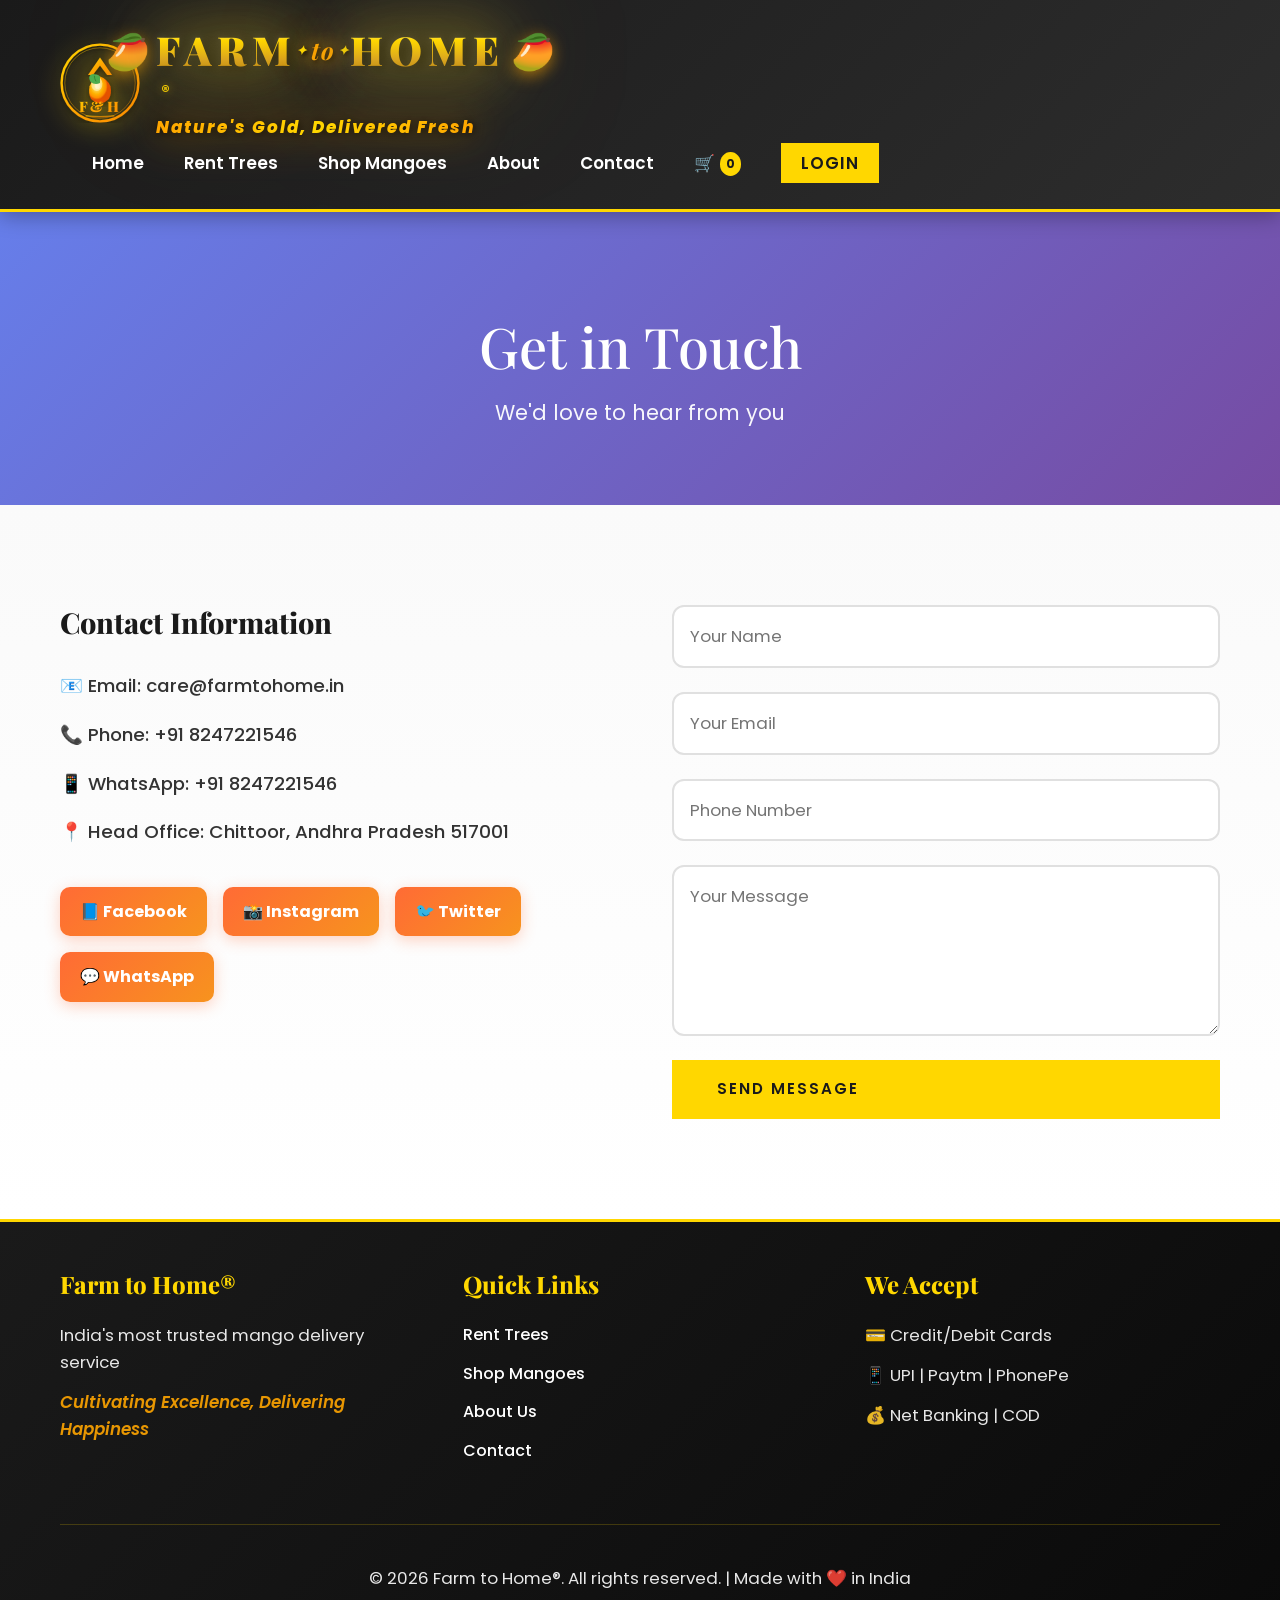
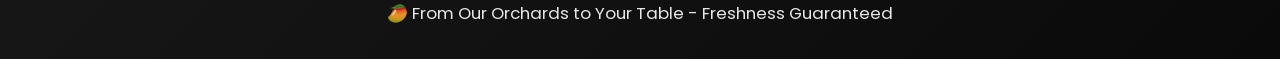
<file: contact.html>
<!DOCTYPE html>
<html lang="en">
<head>
    <meta charset="UTF-8">
    <meta name="viewport" content="width=device-width, initial-scale=1.0">
    <title>Contact Us - Farm to Home</title>
    <link rel="preconnect" href="https://fonts.googleapis.com">
    <link rel="preconnect" href="https://fonts.gstatic.com" crossorigin>
    <link href="https://fonts.googleapis.com/css2?family=Playfair+Display:wght@700;900&family=Poppins:wght@400;500;600;700;800&display=swap" rel="stylesheet">
    <link href="https://cdn.jsdelivr.net/npm/bootstrap@5.3.2/dist/css/bootstrap.min.css" rel="stylesheet">
    <link rel="stylesheet" href="https://cdnjs.cloudflare.com/ajax/libs/font-awesome/6.5.1/css/all.min.css">
    <link href="https://unpkg.com/aos@2.3.1/dist/aos.css" rel="stylesheet">
    <link rel="stylesheet" href="styles.css">
</head>
<body>
    <!-- Navigation -->
    <nav class="navbar">
        <div class="container">
            <div class="logo">
                <a href="index.html" style="text-decoration: none; display: flex; align-items: center; gap: 1rem;">
                    <svg class="logo-icon" viewBox="0 0 100 100" xmlns="http://www.w3.org/2000/svg">
                        <defs>
                            <linearGradient id="premiumGold" x1="0%" y1="0%" x2="100%" y2="100%">
                                <stop offset="0%" style="stop-color:#FFD700;stop-opacity:1" />
                                <stop offset="50%" style="stop-color:#FFA500;stop-opacity:1" />
                                <stop offset="100%" style="stop-color:#FF8C00;stop-opacity:1" />
                            </linearGradient>
                            <radialGradient id="mangoGradient" cx="35%" cy="35%">
                                <stop offset="0%" style="stop-color:#FFF4A3;stop-opacity:1" />
                                <stop offset="30%" style="stop-color:#FFD54F;stop-opacity:1" />
                                <stop offset="60%" style="stop-color:#FFB300;stop-opacity:1" />
                                <stop offset="85%" style="stop-color:#FF8F00;stop-opacity:1" />
                                <stop offset="100%" style="stop-color:#E65100;stop-opacity:1" />
                            </radialGradient>
                            <filter id="luxuryShadow">
                                <feGaussianBlur in="SourceAlpha" stdDeviation="3"/>
                                <feOffset dx="0" dy="2" result="offsetblur"/>
                                <feComponentTransfer>
                                    <feFuncA type="linear" slope="0.5"/>
                                </feComponentTransfer>
                                <feMerge>
                                    <feMergeNode/>
                                    <feMergeNode in="SourceGraphic"/>
                                </feMerge>
                            </filter>
                        </defs>
                        <circle cx="50" cy="50" r="48" fill="none" stroke="url(#premiumGold)" stroke-width="3" filter="url(#luxuryShadow)"/>
                        <circle cx="50" cy="50" r="44" fill="none" stroke="url(#premiumGold)" stroke-width="1" opacity="0.5"/>
                        <path d="M 50 18 L 35 40 L 41 40 L 50 28 L 59 40 L 65 40 Z" fill="url(#premiumGold)" filter="url(#luxuryShadow)"/>
                        <path d="M 50 42 Q 59 45, 63 54 Q 65 63, 61 70 Q 56 75, 50 76 Q 44 75, 39 70 Q 35 63, 37 54 Q 41 45, 50 42 Z" fill="url(#mangoGradient)" filter="url(#luxuryShadow)"/>
                        <ellipse cx="46" cy="51" rx="7" ry="9" fill="#FFF9C4" opacity="0.6"/>
                        <ellipse cx="47" cy="53" rx="3.5" ry="4.5" fill="#FFFFFF" opacity="0.4"/>
                        <path d="M 52 68 Q 55 70, 58 67 Q 60 63, 58 60" fill="#E65100" opacity="0.2"/>
                        <path d="M 50 42 Q 43 37, 38 40 Q 35 43, 38 48 Q 43 53, 50 50 Z" fill="#4CAF50" opacity="1"/>
                        <path d="M 50 42 Q 47 38, 43 40" fill="#66BB6A" opacity="0.6"/>
                        <path d="M 43 41 Q 43 45, 45 48" stroke="#2E7D32" stroke-width="1.2" fill="none" opacity="0.8"/>
                        <text x="50" y="86" font-family="'Playfair Display', serif" font-size="18" font-weight="900" fill="url(#premiumGold)" text-anchor="middle" letter-spacing="3">F&amp;H</text>
                        <path d="M 32 91 Q 50 93, 68 91" stroke="url(#premiumGold)" stroke-width="1.5" fill="none" opacity="0.7"/>
                    </svg>
                    <div class="logo-text">
                        <span class="brand-name">
                            <span class="word-farm">FARM</span>
                            <span class="word-to">to</span>
                            <span class="word-home">HOME</span>
                        </span>
                        <span class="trademark">®</span>
                        <span class="tagline">Nature's Gold, Delivered Fresh</span>
                    </div>
                </a>
            </div>
            <ul class="nav-links">
                <li><a href="index.html">Home</a></li>
                <li><a href="rent-trees.html">Rent Trees</a></li>
                <li><a href="shop.html">Shop Mangoes</a></li>
                <li><a href="about.html">About</a></li>
                <li><a href="contact.html" class="active">Contact</a></li>
                <li><a href="#" class="cart-icon">🛒 <span class="cart-count">0</span></a></li>
                <li><a href="#" class="login-btn">Login</a></li>
            </ul>
        </div>
    </nav>

    <!-- Page Header -->
    <section class="page-header" style="background: linear-gradient(135deg, #667eea 0%, #764ba2 100%); padding: 100px 0 60px; text-align: center; color: white;">
        <div class="container">
            <h1 data-aos="fade-up" style="font-size: 3.5rem; font-family: 'Playfair Display', serif; margin-bottom: 1rem;">Get in Touch</h1>
            <p data-aos="fade-up" data-aos-delay="200" style="font-size: 1.3rem; opacity: 0.95;">We'd love to hear from you</p>
        </div>
    </section>

    <!-- Contact Section -->
    <section id="contact" class="contact-section">
        <div class="container">
            <div class="contact-content">
                <div class="contact-info">
                    <h3>Contact Information</h3>
                    <p>📧 Email: care@farmtohome.in</p>
                    <p>📞 Phone: +91 8247221546</p>
                    <p>📱 WhatsApp: +91 8247221546</p>
                    <p>📍 Head Office: Chittoor, Andhra Pradesh 517001</p>
                    <div class="social-links">
                        <a href="#" class="social-icon">📘 Facebook</a>
                        <a href="#" class="social-icon">📸 Instagram</a>
                        <a href="#" class="social-icon">🐦 Twitter</a>
                        <a href="#" class="social-icon">💬 WhatsApp</a>
                    </div>
                </div>
                <form class="contact-form" id="contactForm">
                    <input type="text" id="name" name="name" placeholder="Your Name" required>
                    <input type="email" id="email" name="email" placeholder="Your Email" required>
                    <input type="tel" id="phone" name="phone" placeholder="Phone Number">
                    <textarea id="message" name="message" placeholder="Your Message" rows="5" required></textarea>
                    <button type="submit" class="btn btn-primary">Send Message</button>
                    <div id="formMessage" style="margin-top: 1rem; padding: 1rem; border-radius: 8px; display: none;"></div>
                </form>
            </div>
        </div>
    </section>

    <!-- Footer -->
    <footer class="footer">
        <div class="container">
            <div class="footer-content">
                <div class="footer-section">
                    <h4>Farm to Home®</h4>
                    <p>India's most trusted mango delivery service</p>
                    <p class="hindi-text">Cultivating Excellence, Delivering Happiness</p>
                </div>
                <div class="footer-section">
                    <h4>Quick Links</h4>
                    <a href="rent-trees.html">Rent Trees</a>
                    <a href="shop.html">Shop Mangoes</a>
                    <a href="about.html">About Us</a>
                    <a href="contact.html">Contact</a>
                </div>
                <div class="footer-section">
                    <h4>We Accept</h4>
                    <p>💳 Credit/Debit Cards</p>
                    <p>📱 UPI | Paytm | PhonePe</p>
                    <p>💰 Net Banking | COD</p>
                </div>
            </div>
            <div class="footer-bottom">
                <p>&copy; 2026 Farm to Home®. All rights reserved. | Made with ❤️ in India</p>
                <p>🥭 From Our Orchards to Your Table - Freshness Guaranteed</p>
            </div>
        </div>
    </footer>

    <script src="https://cdn.jsdelivr.net/npm/bootstrap@5.3.2/dist/js/bootstrap.bundle.min.js"></script>
    <script src="https://unpkg.com/aos@2.3.1/dist/aos.js"></script>
    <script>
        AOS.init({
            duration: 1000,
            once: true,
            offset: 100
        });
    </script>
    <script src="script.js"></script>
</body>
</html>
</file>
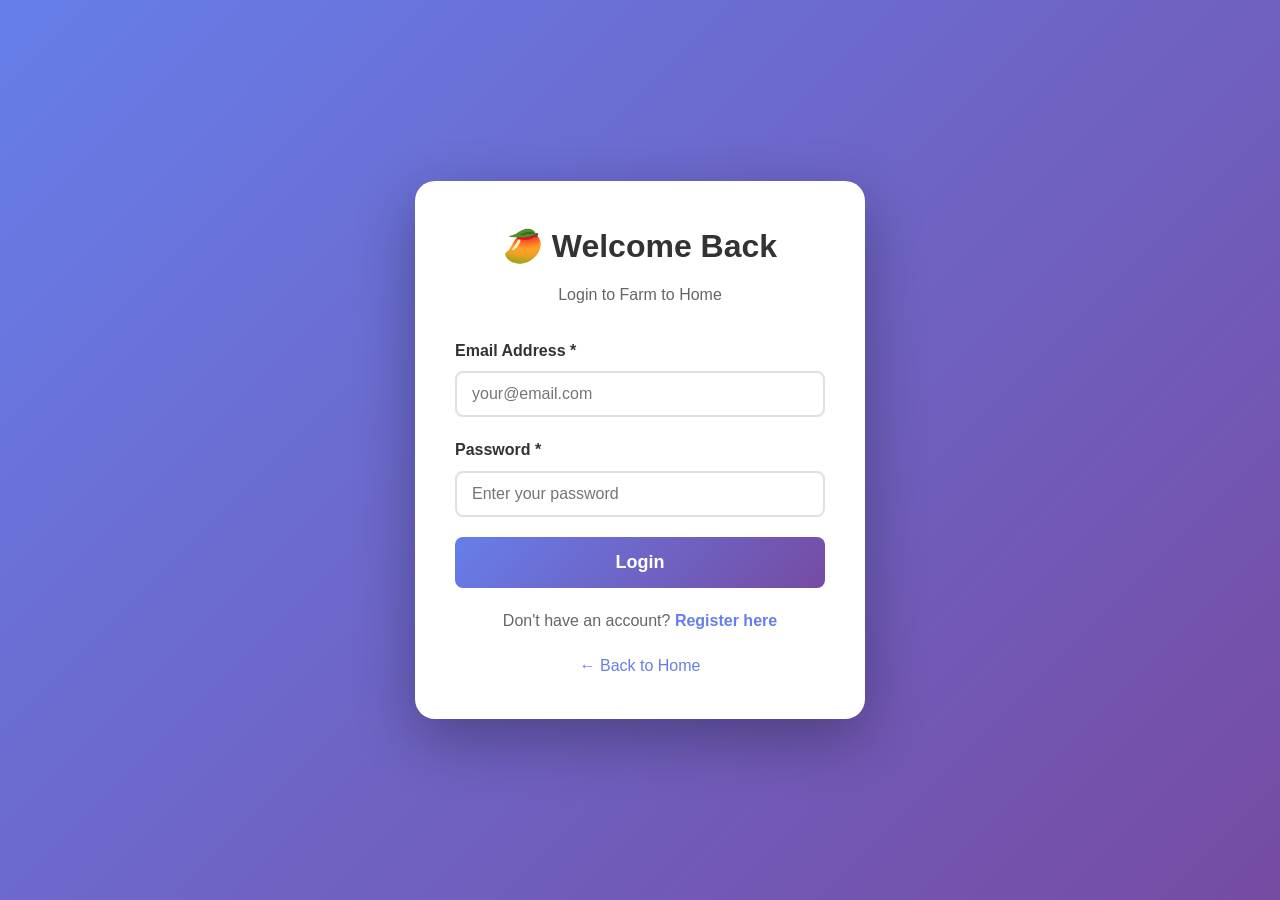
<file: dashboard.html>
<!DOCTYPE html>
<html lang="en">
<head>
    <meta charset="UTF-8">
    <meta name="viewport" content="width=device-width, initial-scale=1.0">
    <title>My Dashboard - Farm to Home</title>
    <link rel="stylesheet" href="styles.css">
    <link rel="stylesheet" href="https://cdnjs.cloudflare.com/ajax/libs/font-awesome/6.5.1/css/all.min.css">
    <style>
        body {
            background: #f5f5f5;
            font-family: 'Segoe UI', Tahoma, Geneva, Verdana, sans-serif;
        }

        .dashboard-container {
            max-width: 1200px;
            margin: 0 auto;
            padding: 20px;
        }

        .dashboard-header {
            background: linear-gradient(135deg, #667eea 0%, #764ba2 100%);
            color: white;
            padding: 30px;
            border-radius: 15px;
            margin-bottom: 30px;
            display: flex;
            justify-content: space-between;
            align-items: center;
        }

        .user-info h1 {
            margin: 0 0 10px 0;
            font-size: 32px;
        }

        .user-info p {
            margin: 0;
            opacity: 0.9;
        }

        .logout-btn {
            background: rgba(255,255,255,0.2);
            color: white;
            border: 2px solid white;
            padding: 10px 25px;
            border-radius: 8px;
            cursor: pointer;
            font-size: 16px;
            font-weight: 600;
            transition: all 0.3s;
        }

        .logout-btn:hover {
            background: white;
            color: #667eea;
        }

        /* Tab Navigation */
        .tab-navigation {
            background: white;
            border-radius: 15px;
            padding: 10px;
            margin-bottom: 20px;
            box-shadow: 0 5px 15px rgba(0,0,0,0.1);
            display: flex;
            gap: 10px;
        }

        .tab-btn {
            flex: 1;
            padding: 15px 20px;
            background: transparent;
            border: none;
            border-radius: 10px;
            cursor: pointer;
            font-size: 16px;
            font-weight: 600;
            color: #666;
            transition: all 0.3s;
            display: flex;
            align-items: center;
            justify-content: center;
            gap: 10px;
        }

        .tab-btn:hover {
            background: #f8f9fa;
            color: #667eea;
        }

        .tab-btn.active {
            background: linear-gradient(135deg, #667eea 0%, #764ba2 100%);
            color: white;
        }

        .tab-content {
            display: none;
        }

        .tab-content.active {
            display: block;
        }

        /* Stats Grid */
        .stats-grid {
            display: grid;
            grid-template-columns: repeat(auto-fit, minmax(250px, 1fr));
            gap: 20px;
            margin-bottom: 30px;
        }

        .stat-card {
            background: white;
            padding: 25px;
            border-radius: 15px;
            box-shadow: 0 5px 15px rgba(0,0,0,0.1);
        }

        .stat-card h3 {
            color: #666;
            font-size: 14px;
            text-transform: uppercase;
            margin-bottom: 10px;
        }

        .stat-card .value {
            color: #333;
            font-size: 36px;
            font-weight: bold;
        }

        /* Orders Section */
        .orders-section {
            background: white;
            padding: 30px;
            border-radius: 15px;
            box-shadow: 0 5px 15px rgba(0,0,0,0.1);
        }

        .section-header {
            display: flex;
            justify-content: space-between;
            align-items: center;
            margin-bottom: 20px;
        }

        .section-header h2 {
            color: #333;
            font-size: 24px;
            margin: 0;
        }

        .refresh-btn {
            background: #667eea;
            color: white;
            border: none;
            padding: 10px 20px;
            border-radius: 8px;
            cursor: pointer;
            font-size: 14px;
            font-weight: 600;
        }

        .order-card {
            border: 2px solid #e0e0e0;
            border-radius: 12px;
            padding: 20px;
            margin-bottom: 15px;
            transition: all 0.3s;
        }

        .order-card:hover {
            border-color: #667eea;
            box-shadow: 0 5px 15px rgba(102, 126, 234, 0.1);
        }

        .order-header {
            display: flex;
            justify-content: space-between;
            align-items: center;
            margin-bottom: 15px;
        }

        .order-number {
            font-size: 18px;
            font-weight: bold;
            color: #333;
        }

        .order-status {
            padding: 5px 15px;
            border-radius: 20px;
            font-size: 12px;
            font-weight: 600;
            text-transform: uppercase;
        }

        .status-placed {
            background: #d1ecf1;
            color: #0c5460;
        }

        .status-confirmed {
            background: #fff3cd;
            color: #856404;
        }

        .status-delivered {
            background: #d4edda;
            color: #155724;
        }

        .order-details {
            display: grid;
            grid-template-columns: repeat(auto-fit, minmax(200px, 1fr));
            gap: 15px;
            margin-bottom: 15px;
        }

        .order-detail-item {
            color: #666;
        }

        .order-detail-item strong {
            color: #333;
            display: block;
            margin-bottom: 5px;
        }

        /* Profile Section */
        .profile-section {
            background: white;
            padding: 30px;
            border-radius: 15px;
            box-shadow: 0 5px 15px rgba(0,0,0,0.1);
        }

        .profile-grid {
            display: grid;
            grid-template-columns: repeat(auto-fit, minmax(300px, 1fr));
            gap: 20px;
        }

        .profile-card {
            background: #f8f9fa;
            padding: 20px;
            border-radius: 12px;
            border: 2px solid #e0e0e0;
        }

        .profile-card h3 {
            color: #667eea;
            margin-bottom: 15px;
            font-size: 18px;
            display: flex;
            align-items: center;
            gap: 10px;
        }

        .profile-item {
            margin-bottom: 15px;
        }

        .profile-item label {
            display: block;
            color: #666;
            font-size: 12px;
            text-transform: uppercase;
            margin-bottom: 5px;
        }

        .profile-item .value {
            color: #333;
            font-size: 16px;
            font-weight: 600;
        }

        .empty-state {
            text-align: center;
            padding: 60px 20px;
            color: #999;
        }

        .empty-state h3 {
            font-size: 24px;
            margin-bottom: 10px;
        }

        .shop-btn {
            display: inline-block;
            background: linear-gradient(135deg, #667eea 0%, #764ba2 100%);
            color: white;
            padding: 12px 30px;
            border-radius: 8px;
            text-decoration: none;
            font-weight: 600;
            margin-top: 20px;
        }

        .loading {
            text-align: center;
            padding: 40px;
            color: #666;
        }
    </style>
</head>
<body>
    <div class="dashboard-container">
        <div class="dashboard-header">
            <div class="user-info">
                <h1>Welcome, <span id="userName">User</span>! 🥭</h1>
                <p id="userEmail">user@email.com</p>
            </div>
            <div>
                <a href="index.html" class="logout-btn" style="background: rgba(76, 175, 80, 0.3); border-color: #4CAF50; margin-right: 10px; text-decoration: none; display: inline-block;">🏠 Home</a>
                <button class="logout-btn" onclick="handleLogout()">Logout</button>
            </div>
        </div>

        <!-- Tab Navigation -->
        <div class="tab-navigation">
            <button class="tab-btn active" onclick="switchTab('dashboard')">
                <i class="fas fa-tachometer-alt"></i> Dashboard
            </button>
            <button class="tab-btn" onclick="switchTab('orders')">
                <i class="fas fa-shopping-bag"></i> My Orders
            </button>
            <button class="tab-btn" onclick="switchTab('profile')">
                <i class="fas fa-user"></i> My Profile
            </button>
        </div>

        <!-- Dashboard Tab -->
        <div id="dashboard-tab" class="tab-content active">
            <div class="stats-grid">
                <div class="stat-card">
                    <h3>Total Orders</h3>
                    <div class="value" id="totalOrders">0</div>
                </div>
                <div class="stat-card">
                    <h3>Total Spent</h3>
                    <div class="value" id="totalSpent">₹0</div>
                </div>
                <div class="stat-card">
                    <h3>Pending Orders</h3>
                    <div class="value" id="pendingOrders">0</div>
                </div>
            </div>

            <div class="orders-section">
                <div class="section-header">
                    <h2>Recent Orders</h2>
                    <button class="refresh-btn" onclick="loadOrders()">🔄 Refresh</button>
                </div>
                <div id="recentOrdersContainer">
                    <div class="loading">Loading recent orders...</div>
                </div>
            </div>
        </div>

        <!-- Orders Tab -->
        <div id="orders-tab" class="tab-content">
            <div class="orders-section">
                <div class="section-header">
                    <h2>All Orders</h2>
                    <button class="refresh-btn" onclick="loadOrders()">🔄 Refresh</button>
                </div>
                <div id="ordersContainer">
                    <div class="loading">Loading your orders...</div>
                </div>
            </div>
        </div>

        <!-- Profile Tab -->
        <div id="profile-tab" class="tab-content">
            <div class="profile-section">
                <h2 style="margin-bottom: 20px;">My Profile</h2>
                <div class="profile-grid">
                    <div class="profile-card">
                        <h3><i class="fas fa-user-circle"></i> Personal Information</h3>
                        <div class="profile-item">
                            <label>Full Name</label>
                            <div class="value" id="profileName">-</div>
                        </div>
                        <div class="profile-item">
                            <label>Email Address</label>
                            <div class="value" id="profileEmail">-</div>
                        </div>
                        <div class="profile-item">
                            <label>Phone Number</label>
                            <div class="value" id="profilePhone">-</div>
                        </div>
                    </div>

                    <div class="profile-card">
                        <h3><i class="fas fa-map-marker-alt"></i> Address Information</h3>
                        <div class="profile-item">
                            <label>Street Address</label>
                            <div class="value" id="profileAddress">-</div>
                        </div>
                        <div class="profile-item">
                            <label>City</label>
                            <div class="value" id="profileCity">-</div>
                        </div>
                        <div class="profile-item">
                            <label>State</label>
                            <div class="value" id="profileState">-</div>
                        </div>
                        <div class="profile-item">
                            <label>PIN Code</label>
                            <div class="value" id="profilePincode">-</div>
                        </div>
                    </div>
                </div>
            </div>
        </div>
    </div>

    <script>
        const API_URL = 'http://localhost:5001';
        let currentUser = null;
        let allOrders = [];

        // Check if user is logged in
        function checkAuth() {
            const userStr = localStorage.getItem('user');
            if (!userStr) {
                window.location.href = 'login.html';
                return null;
            }
            return JSON.parse(userStr);
        }

        // Switch tabs
        function switchTab(tabName) {
            // Hide all tabs
            document.querySelectorAll('.tab-content').forEach(tab => {
                tab.classList.remove('active');
            });
            document.querySelectorAll('.tab-btn').forEach(btn => {
                btn.classList.remove('active');
            });

            // Show selected tab
            document.getElementById(tabName + '-tab').classList.add('active');
            event.target.closest('.tab-btn').classList.add('active');
        }

        // Load user info
        function loadUserInfo() {
            currentUser = checkAuth();
            if (currentUser) {
                document.getElementById('userName').textContent = currentUser.name;
                document.getElementById('userEmail').textContent = currentUser.email;
                
                // Load profile info
                document.getElementById('profileName').textContent = currentUser.name || '-';
                document.getElementById('profileEmail').textContent = currentUser.email || '-';
                document.getElementById('profilePhone').textContent = currentUser.phone || '-';
                document.getElementById('profileAddress').textContent = currentUser.address || '-';
                document.getElementById('profileCity').textContent = currentUser.city || '-';
                document.getElementById('profileState').textContent = currentUser.state || '-';
                document.getElementById('profilePincode').textContent = currentUser.pincode || '-';
            }
        }

        // Load orders
        async function loadOrders() {
            if (!currentUser) return;

            try {
                const response = await fetch(`${API_URL}/api/customer/${currentUser.email}/orders`);
                const data = await response.json();

                if (data.success) {
                    allOrders = data.orders;
                    displayOrders(data.orders);
                    displayRecentOrders(data.orders.slice(0, 3)); // Show only 3 recent
                    updateStats(data.orders);
                } else {
                    document.getElementById('ordersContainer').innerHTML = `
                        <div class="empty-state">
                            <h3>Error loading orders</h3>
                            <p>${data.message}</p>
                        </div>
                    `;
                }
            } catch (error) {
                document.getElementById('ordersContainer').innerHTML = `
                    <div class="empty-state">
                        <h3>Error connecting to server</h3>
                        <p>Please try again later</p>
                    </div>
                `;
            }
        }

        // Display recent orders (for dashboard tab)
        function displayRecentOrders(orders) {
            const container = document.getElementById('recentOrdersContainer');

            if (orders.length === 0) {
                container.innerHTML = `
                    <div class="empty-state">
                        <h3>No orders yet</h3>
                        <p>Start shopping to see your orders here!</p>
                        <a href="shop.html" class="shop-btn">Shop Now</a>
                    </div>
                `;
                return;
            }

            container.innerHTML = orders.map(order => `
                <div class="order-card">
                    <div class="order-header">
                        <div class="order-number">#${order.order_number}</div>
                        <div class="order-status status-${order.order_status}">${order.order_status}</div>
                    </div>
                    <div class="order-details">
                        <div class="order-detail-item">
                            <strong>Order Date</strong>
                            ${new Date(order.order_date).toLocaleDateString('en-IN', { 
                                day: 'numeric', 
                                month: 'long', 
                                year: 'numeric' 
                            })}
                        </div>
                        <div class="order-detail-item">
                            <strong>Total Amount</strong>
                            ₹${order.total_amount.toLocaleString('en-IN')}
                        </div>
                        <div class="order-detail-item">
                            <strong>Payment Method</strong>
                            ${order.payment_method.toUpperCase()}
                        </div>
                    </div>
                    <button class="refresh-btn" onclick="viewOrderDetails(${order.id})">View Details</button>
                </div>
            `).join('');
        }

        // Display all orders (for orders tab)
        function displayOrders(orders) {
            const container = document.getElementById('ordersContainer');

            if (orders.length === 0) {
                container.innerHTML = `
                    <div class="empty-state">
                        <h3>No orders yet</h3>
                        <p>Start shopping to see your orders here!</p>
                        <a href="shop.html" class="shop-btn">Shop Now</a>
                    </div>
                `;
                return;
            }

            container.innerHTML = orders.map(order => `
                <div class="order-card">
                    <div class="order-header">
                        <div class="order-number">#${order.order_number}</div>
                        <div class="order-status status-${order.order_status}">${order.order_status}</div>
                    </div>
                    <div class="order-details">
                        <div class="order-detail-item">
                            <strong>Order Date</strong>
                            ${new Date(order.order_date).toLocaleDateString('en-IN', { 
                                day: 'numeric', 
                                month: 'long', 
                                year: 'numeric' 
                            })}
                        </div>
                        <div class="order-detail-item">
                            <strong>Total Amount</strong>
                            ₹${order.total_amount.toLocaleString('en-IN')}
                        </div>
                        <div class="order-detail-item">
                            <strong>Payment Method</strong>
                            ${order.payment_method.toUpperCase()}
                        </div>
                    </div>
                    <button class="refresh-btn" onclick="viewOrderDetails(${order.id})">View Details</button>
                </div>
            `).join('');
        }

        // Update stats
        function updateStats(orders) {
            const totalOrders = orders.length;
            const totalSpent = orders.reduce((sum, order) => sum + order.total_amount, 0);
            const pendingOrders = orders.filter(order => order.order_status === 'placed' || order.order_status === 'pending').length;

            document.getElementById('totalOrders').textContent = totalOrders;
            document.getElementById('totalSpent').textContent = `₹${totalSpent.toLocaleString('en-IN')}`;
            document.getElementById('pendingOrders').textContent = pendingOrders;
        }

        // View order details
        async function viewOrderDetails(orderId) {
            try {
                const response = await fetch(`${API_URL}/api/orders/${orderId}`);
                const data = await response.json();

                if (data.success) {
                    const order = data.order;
                    alert(`Order Details:\n\nOrder Number: ${order.order_number}\nStatus: ${order.order_status}\nTotal: ₹${order.total_amount}\n\nItems:\n${order.items.map(item => `- ${item.item_name} x ${item.quantity} = ₹${item.subtotal}`).join('\n')}`);
                }
            } catch (error) {
                alert('Error loading order details');
            }
        }

        // Logout
        function handleLogout() {
            if (confirm('Are you sure you want to logout?')) {
                localStorage.removeItem('user');
                window.location.href = 'index.html';
            }
        }

        // Initialize
        loadUserInfo();
        loadOrders();
    </script>
</body>
</html>
</file>
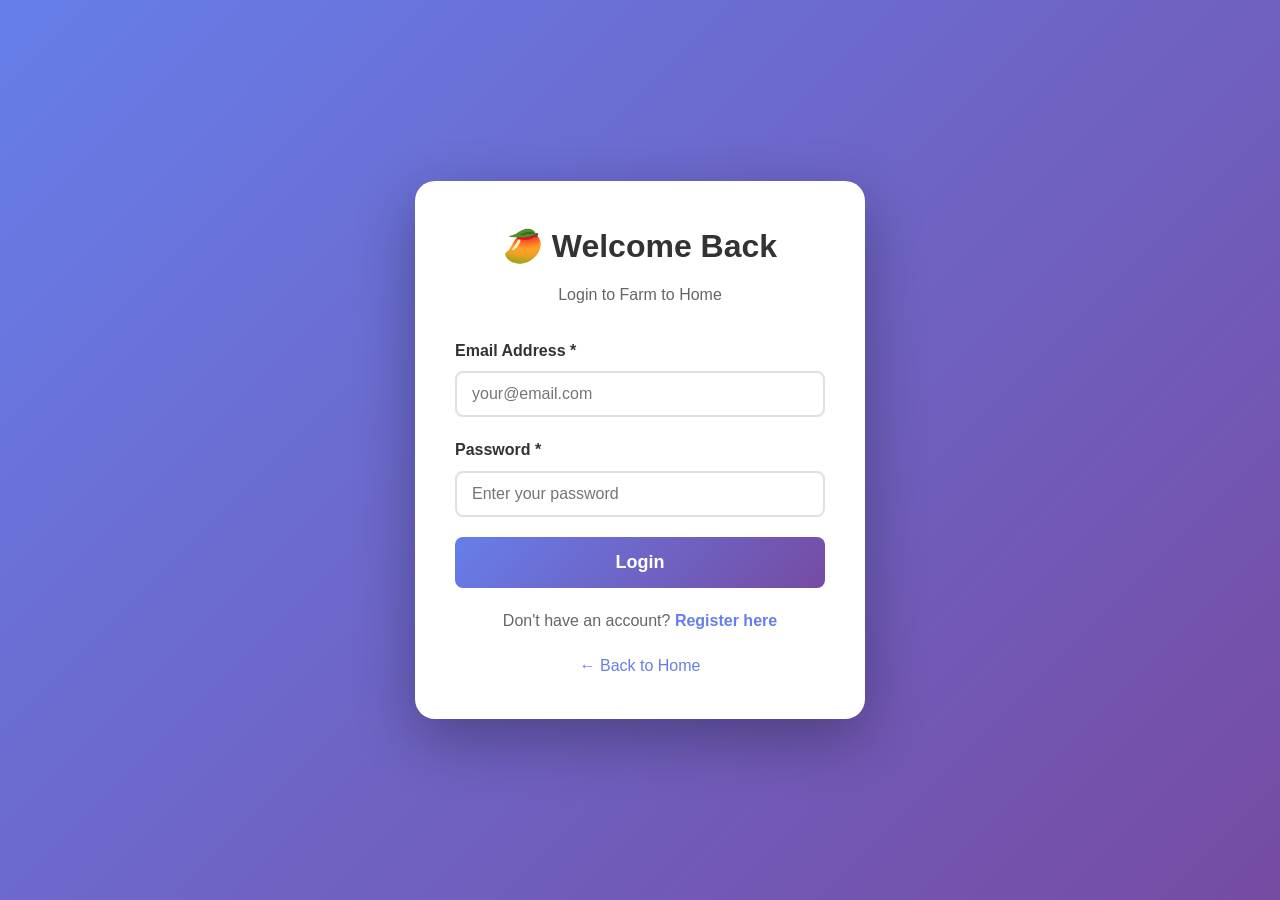
<file: login.html>
<!DOCTYPE html>
<html lang="en">
<head>
    <meta charset="UTF-8">
    <meta name="viewport" content="width=device-width, initial-scale=1.0">
    <title>Login - Farm to Home</title>
    <link rel="stylesheet" href="styles.css">
    <style>
        .auth-container {
            min-height: 100vh;
            display: flex;
            align-items: center;
            justify-content: center;
            background: linear-gradient(135deg, #667eea 0%, #764ba2 100%);
            padding: 20px;
        }

        .auth-card {
            background: white;
            padding: 40px;
            border-radius: 20px;
            box-shadow: 0 20px 60px rgba(0,0,0,0.3);
            max-width: 450px;
            width: 100%;
        }

        .auth-header {
            text-align: center;
            margin-bottom: 30px;
        }

        .auth-header h1 {
            color: #333;
            font-size: 32px;
            margin-bottom: 10px;
        }

        .auth-header p {
            color: #666;
            font-size: 16px;
        }

        .form-group {
            margin-bottom: 20px;
        }

        .form-group label {
            display: block;
            color: #333;
            font-weight: 600;
            margin-bottom: 8px;
        }

        .form-group input {
            width: 100%;
            padding: 12px 15px;
            border: 2px solid #e0e0e0;
            border-radius: 8px;
            font-size: 16px;
            transition: border-color 0.3s;
        }

        .form-group input:focus {
            outline: none;
            border-color: #667eea;
        }

        .btn-login {
            width: 100%;
            padding: 15px;
            background: linear-gradient(135deg, #667eea 0%, #764ba2 100%);
            color: white;
            border: none;
            border-radius: 8px;
            font-size: 18px;
            font-weight: 600;
            cursor: pointer;
            transition: transform 0.2s;
        }

        .btn-login:hover {
            transform: translateY(-2px);
        }

        .btn-login:disabled {
            opacity: 0.6;
            cursor: not-allowed;
        }

        .auth-footer {
            text-align: center;
            margin-top: 20px;
            color: #666;
        }

        .auth-footer a {
            color: #667eea;
            text-decoration: none;
            font-weight: 600;
        }

        .auth-footer a:hover {
            text-decoration: underline;
        }

        .error-message {
            background: #fee;
            color: #c33;
            padding: 12px;
            border-radius: 8px;
            margin-bottom: 20px;
            display: none;
        }

        .success-message {
            background: #efe;
            color: #3c3;
            padding: 12px;
            border-radius: 8px;
            margin-bottom: 20px;
            display: none;
        }

        .back-home {
            text-align: center;
            margin-top: 20px;
        }

        .back-home a {
            color: #667eea;
            text-decoration: none;
        }
    </style>
</head>
<body>
    <div class="auth-container">
        <div class="auth-card">
            <div class="auth-header">
                <h1>🥭 Welcome Back</h1>
                <p>Login to Farm to Home</p>
            </div>

            <div id="error-message" class="error-message"></div>
            <div id="success-message" class="success-message"></div>

            <form id="loginForm" onsubmit="handleLogin(event)">
                <div class="form-group">
                    <label for="email">Email Address *</label>
                    <input type="email" id="email" name="email" required placeholder="your@email.com">
                </div>

                <div class="form-group">
                    <label for="password">Password *</label>
                    <input type="password" id="password" name="password" required placeholder="Enter your password">
                </div>

                <button type="submit" class="btn-login" id="loginBtn">
                    Login
                </button>
            </form>

            <div class="auth-footer">
                Don't have an account? <a href="register.html">Register here</a>
            </div>

            <div class="back-home">
                <a href="index.html">← Back to Home</a>
            </div>
        </div>
    </div>

    <script>
        const API_URL = 'http://localhost:5001';

        async function handleLogin(event) {
            event.preventDefault();

            const errorDiv = document.getElementById('error-message');
            const successDiv = document.getElementById('success-message');
            const loginBtn = document.getElementById('loginBtn');

            // Hide previous messages
            errorDiv.style.display = 'none';
            successDiv.style.display = 'none';

            // Get form data
            const email = document.getElementById('email').value;
            const password = document.getElementById('password').value;

            // Disable button
            loginBtn.disabled = true;
            loginBtn.textContent = 'Logging in...';

            try {
                const response = await fetch(`${API_URL}/api/login`, {
                    method: 'POST',
                    headers: {
                        'Content-Type': 'application/json',
                    },
                    body: JSON.stringify({
                        email,
                        password
                    })
                });

                const data = await response.json();

                if (data.success) {
                    // Store user data in localStorage
                    localStorage.setItem('user', JSON.stringify({
                        id: data.user.id,
                        name: data.user.name,
                        email: data.user.email,
                        phone: data.user.phone
                    }));

                    successDiv.textContent = 'Login successful! Redirecting to homepage...';
                    successDiv.style.display = 'block';
                    
                    // Redirect to homepage after 1 second
                    setTimeout(() => {
                        window.location.href = 'index.html';
                    }, 1000);
                } else {
                    errorDiv.textContent = data.message || 'Login failed. Please check your credentials.';
                    errorDiv.style.display = 'block';
                    loginBtn.disabled = false;
                    loginBtn.textContent = 'Login';
                }
            } catch (error) {
                errorDiv.textContent = 'Error connecting to server. Please try again.';
                errorDiv.style.display = 'block';
                loginBtn.disabled = false;
                loginBtn.textContent = 'Login';
            }
        }
    </script>
</body>
</html>
</file>
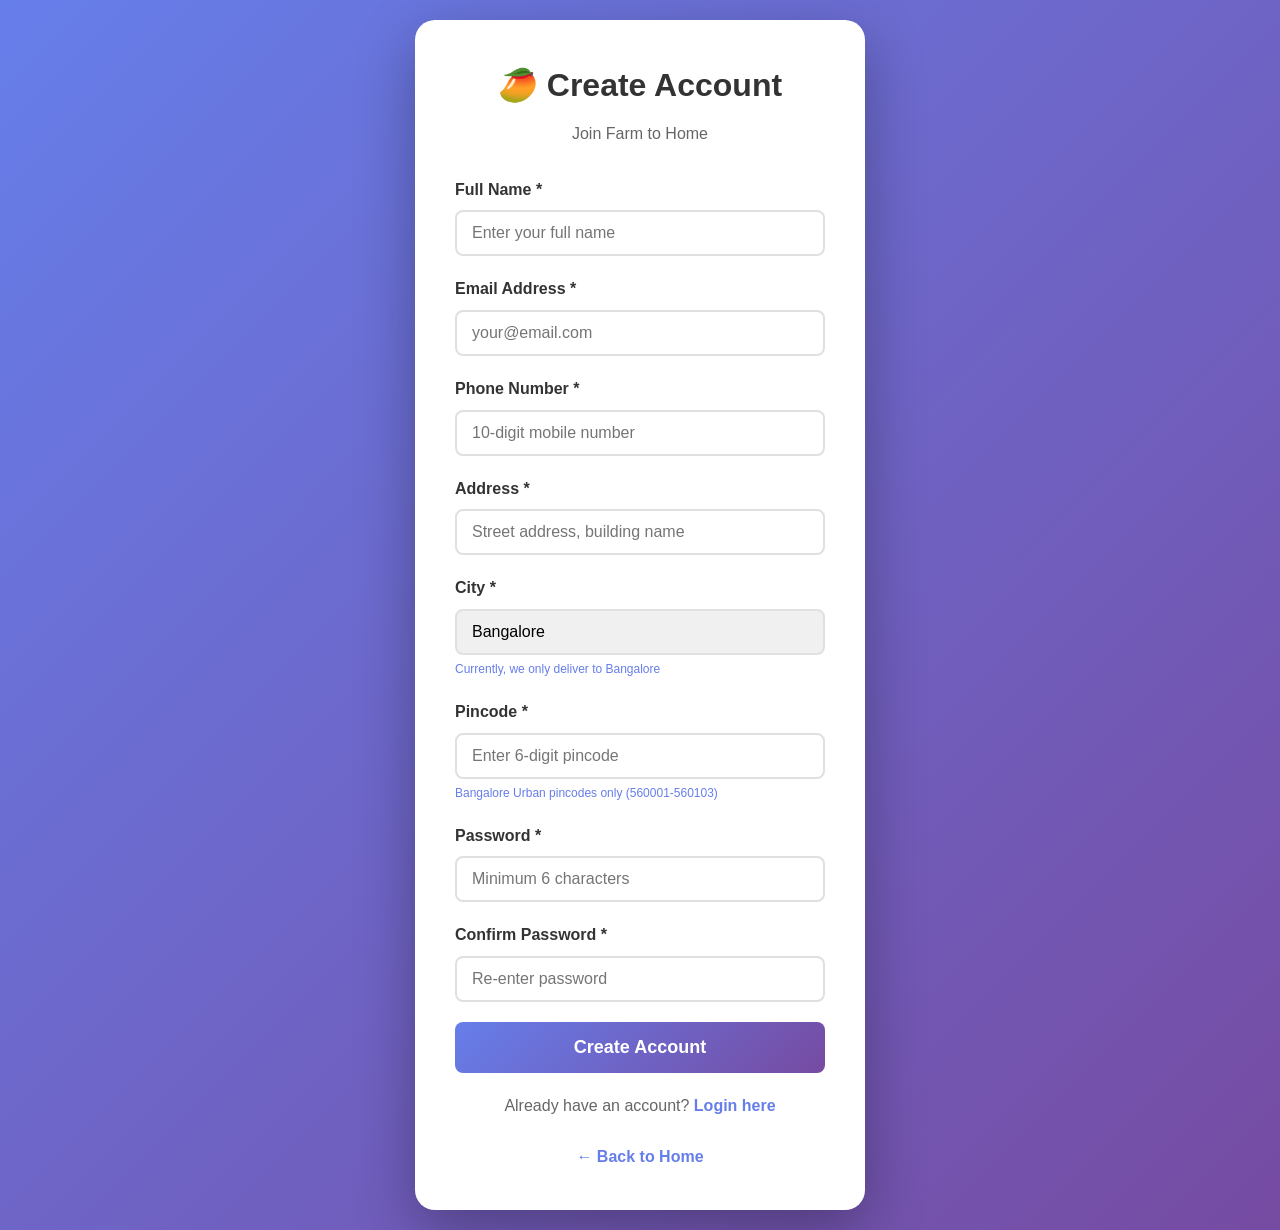
<file: register.html>
<!DOCTYPE html>
<html lang="en">
<head>
    <meta charset="UTF-8">
    <meta name="viewport" content="width=device-width, initial-scale=1.0">
    <title>Register - Farm to Home</title>
    <link rel="stylesheet" href="styles.css">
    <style>
        .auth-container {
            min-height: 100vh;
            display: flex;
            align-items: center;
            justify-content: center;
            background: linear-gradient(135deg, #667eea 0%, #764ba2 100%);
            padding: 20px;
        }

        .auth-card {
            background: white;
            padding: 40px;
            border-radius: 20px;
            box-shadow: 0 20px 60px rgba(0,0,0,0.3);
            max-width: 450px;
            width: 100%;
        }

        .auth-header {
            text-align: center;
            margin-bottom: 30px;
        }

        .auth-header h1 {
            color: #333;
            font-size: 32px;
            margin-bottom: 10px;
        }

        .auth-header p {
            color: #666;
            font-size: 16px;
        }

        .form-group {
            margin-bottom: 20px;
        }

        .form-group label {
            display: block;
            color: #333;
            font-weight: 600;
            margin-bottom: 8px;
        }

        .form-group input {
            width: 100%;
            padding: 12px 15px;
            border: 2px solid #e0e0e0;
            border-radius: 8px;
            font-size: 16px;
            transition: border-color 0.3s;
        }

        .form-group input:focus {
            outline: none;
            border-color: #667eea;
        }

        .btn-register {
            width: 100%;
            padding: 15px;
            background: linear-gradient(135deg, #667eea 0%, #764ba2 100%);
            color: white;
            border: none;
            border-radius: 8px;
            font-size: 18px;
            font-weight: 600;
            cursor: pointer;
            transition: transform 0.2s;
        }

        .btn-register:hover {
            transform: translateY(-2px);
        }

        .btn-register:disabled {
            opacity: 0.6;
            cursor: not-allowed;
        }

        .auth-footer {
            text-align: center;
            margin-top: 20px;
            color: #666;
        }

        .auth-footer a {
            color: #667eea;
            text-decoration: none;
            font-weight: 600;
        }

        .auth-footer a:hover {
            text-decoration: underline;
        }

        .error-message {
            background: #fee;
            color: #c33;
            padding: 12px;
            border-radius: 8px;
            margin-bottom: 20px;
            display: none;
        }

        .success-message {
            background: #efe;
            color: #3c3;
            padding: 12px;
            border-radius: 8px;
            margin-bottom: 20px;
            display: none;
        }
    </style>
</head>
<body>
    <div class="auth-container">
        <div class="auth-card">
            <div class="auth-header">
                <h1>🥭 Create Account</h1>
                <p>Join Farm to Home</p>
            </div>

            <div id="error-message" class="error-message"></div>
            <div id="success-message" class="success-message"></div>

            <form id="registerForm" onsubmit="handleRegister(event)">
                <div class="form-group">
                    <label for="name">Full Name *</label>
                    <input type="text" id="name" name="name" required placeholder="Enter your full name">
                </div>

                <div class="form-group">
                    <label for="email">Email Address *</label>
                    <input type="email" id="email" name="email" required placeholder="your@email.com">
                </div>

                <div class="form-group">
                    <label for="phone">Phone Number *</label>
                    <input type="tel" id="phone" name="phone" required placeholder="10-digit mobile number" pattern="[0-9]{10}">
                </div>

                <div class="form-group">
                    <label for="address">Address *</label>
                    <input type="text" id="address" name="address" required placeholder="Street address, building name">
                </div>

                <div class="form-group">
                    <label for="city">City *</label>
                    <input type="text" id="city" name="city" required placeholder="Bangalore" value="Bangalore" readonly style="background-color: #f0f0f0; cursor: not-allowed;">
                    <small style="color: #667eea; font-size: 12px; margin-top: 5px; display: block;">Currently, we only deliver to Bangalore</small>
                </div>

                <div class="form-group">
                    <label for="pincode">Pincode *</label>
                    <input type="text" id="pincode" name="pincode" required placeholder="Enter 6-digit pincode" pattern="[0-9]{6}" maxlength="6">
                    <small id="pincodeHelp" style="color: #667eea; font-size: 12px; margin-top: 5px; display: block;">Bangalore Urban pincodes only (560001-560103)</small>
                    <small id="pincodeError" style="color: #f44336; font-size: 12px; margin-top: 5px; display: none;"></small>
                </div>

                <div class="form-group">
                    <label for="password">Password *</label>
                    <input type="password" id="password" name="password" required placeholder="Minimum 6 characters" minlength="6">
                </div>

                <div class="form-group">
                    <label for="confirmPassword">Confirm Password *</label>
                    <input type="password" id="confirmPassword" name="confirmPassword" required placeholder="Re-enter password">
                </div>

                <button type="submit" class="btn-register" id="registerBtn">
                    Create Account
                </button>
            </form>

            <div class="auth-footer">
                Already have an account? <a href="login.html">Login here</a>
                <br><br>
                <a href="index.html">← Back to Home</a>
            </div>
        </div>
    </div>

    <script>
        const API_URL = 'http://localhost:5001';

        // Valid Bangalore Urban pincodes
        const validBangalorePincodes = [
            '560001', '560002', '560003', '560004', '560005', '560006', '560007', '560008', '560009', '560010',
            '560011', '560012', '560013', '560014', '560015', '560016', '560017', '560018', '560019', '560020',
            '560021', '560022', '560023', '560024', '560025', '560026', '560027', '560028', '560029', '560030',
            '560031', '560032', '560033', '560034', '560035', '560036', '560037', '560038', '560039', '560040',
            '560041', '560042', '560043', '560044', '560045', '560046', '560047', '560048', '560049', '560050',
            '560051', '560052', '560053', '560054', '560055', '560056', '560057', '560058', '560059', '560060',
            '560061', '560062', '560063', '560064', '560065', '560066', '560067', '560068', '560069', '560070',
            '560071', '560072', '560073', '560074', '560075', '560076', '560077', '560078', '560079', '560080',
            '560081', '560082', '560083', '560084', '560085', '560086', '560087', '560088', '560089', '560090',
            '560091', '560092', '560093', '560094', '560095', '560096', '560097', '560098', '560099', '560100',
            '560103'
        ];

        // Real-time pincode validation
        document.getElementById('pincode').addEventListener('input', function(e) {
            const pincode = e.target.value;
            const pincodeError = document.getElementById('pincodeError');
            const pincodeHelp = document.getElementById('pincodeHelp');
            
            if (pincode.length === 6) {
                if (validBangalorePincodes.includes(pincode)) {
                    // Valid pincode
                    e.target.style.borderColor = '#4CAF50';
                    pincodeError.style.display = 'none';
                    pincodeHelp.style.display = 'block';
                    pincodeHelp.textContent = '✓ Valid Bangalore Urban pincode';
                    pincodeHelp.style.color = '#4CAF50';
                } else {
                    // Invalid pincode
                    e.target.style.borderColor = '#f44336';
                    pincodeHelp.style.display = 'none';
                    pincodeError.style.display = 'block';
                    pincodeError.textContent = '✗ Invalid pincode. We only deliver to Bangalore Urban (560001-560103)';
                }
            } else {
                // Reset to default
                e.target.style.borderColor = '#e0e0e0';
                pincodeError.style.display = 'none';
                pincodeHelp.style.display = 'block';
                pincodeHelp.textContent = 'Bangalore Urban pincodes only (560001-560103)';
                pincodeHelp.style.color = '#667eea';
            }
        });

        async function handleRegister(event) {
            event.preventDefault();

            const errorDiv = document.getElementById('error-message');
            const successDiv = document.getElementById('success-message');
            const registerBtn = document.getElementById('registerBtn');

            // Hide previous messages
            errorDiv.style.display = 'none';
            successDiv.style.display = 'none';

            // Get form data
            const name = document.getElementById('name').value;
            const email = document.getElementById('email').value;
            const phone = document.getElementById('phone').value;
            const address = document.getElementById('address').value;
            const city = document.getElementById('city').value;
            const pincode = document.getElementById('pincode').value;
            const password = document.getElementById('password').value;
            const confirmPassword = document.getElementById('confirmPassword').value;

            // Validate passwords match
            if (password !== confirmPassword) {
                errorDiv.textContent = 'Passwords do not match!';
                errorDiv.style.display = 'block';
                return;
            }

            // Validate Bangalore Urban pincode
            const validBangalorePincodes = [
                '560001', '560002', '560003', '560004', '560005', '560006', '560007', '560008', '560009', '560010',
                '560011', '560012', '560013', '560014', '560015', '560016', '560017', '560018', '560019', '560020',
                '560021', '560022', '560023', '560024', '560025', '560026', '560027', '560028', '560029', '560030',
                '560031', '560032', '560033', '560034', '560035', '560036', '560037', '560038', '560039', '560040',
                '560041', '560042', '560043', '560044', '560045', '560046', '560047', '560048', '560049', '560050',
                '560051', '560052', '560053', '560054', '560055', '560056', '560057', '560058', '560059', '560060',
                '560061', '560062', '560063', '560064', '560065', '560066', '560067', '560068', '560069', '560070',
                '560071', '560072', '560073', '560074', '560075', '560076', '560077', '560078', '560079', '560080',
                '560081', '560082', '560083', '560084', '560085', '560086', '560087', '560088', '560089', '560090',
                '560091', '560092', '560093', '560094', '560095', '560096', '560097', '560098', '560099', '560100',
                '560103'
            ];

            if (!validBangalorePincodes.includes(pincode)) {
                errorDiv.textContent = 'Sorry! We currently deliver only to Bangalore Urban areas. Please enter a valid Bangalore Urban pincode.';
                errorDiv.style.display = 'block';
                registerBtn.disabled = false;
                registerBtn.textContent = 'Create Account';
                return;
            }

            // Disable button
            registerBtn.disabled = true;
            registerBtn.textContent = 'Creating Account...';

            try {
                const response = await fetch(`${API_URL}/api/register`, {
                    method: 'POST',
                    headers: {
                        'Content-Type': 'application/json',
                    },
                    body: JSON.stringify({
                        name,
                        email,
                        phone,
                        address,
                        city,
                        pincode,
                        password
                    })
                });

                const data = await response.json();

                if (data.success) {
                    successDiv.textContent = 'Account created successfully! Redirecting to login...';
                    successDiv.style.display = 'block';
                    
                    // Redirect to login after 2 seconds
                    setTimeout(() => {
                        window.location.href = 'login.html';
                    }, 2000);
                } else {
                    errorDiv.textContent = data.message || 'Registration failed. Please try again.';
                    errorDiv.style.display = 'block';
                    registerBtn.disabled = false;
                    registerBtn.textContent = 'Create Account';
                }
            } catch (error) {
                errorDiv.textContent = 'Error connecting to server. Please try again.';
                errorDiv.style.display = 'block';
                registerBtn.disabled = false;
                registerBtn.textContent = 'Create Account';
            }
        }
    </script>
</body>
</html>
</file>
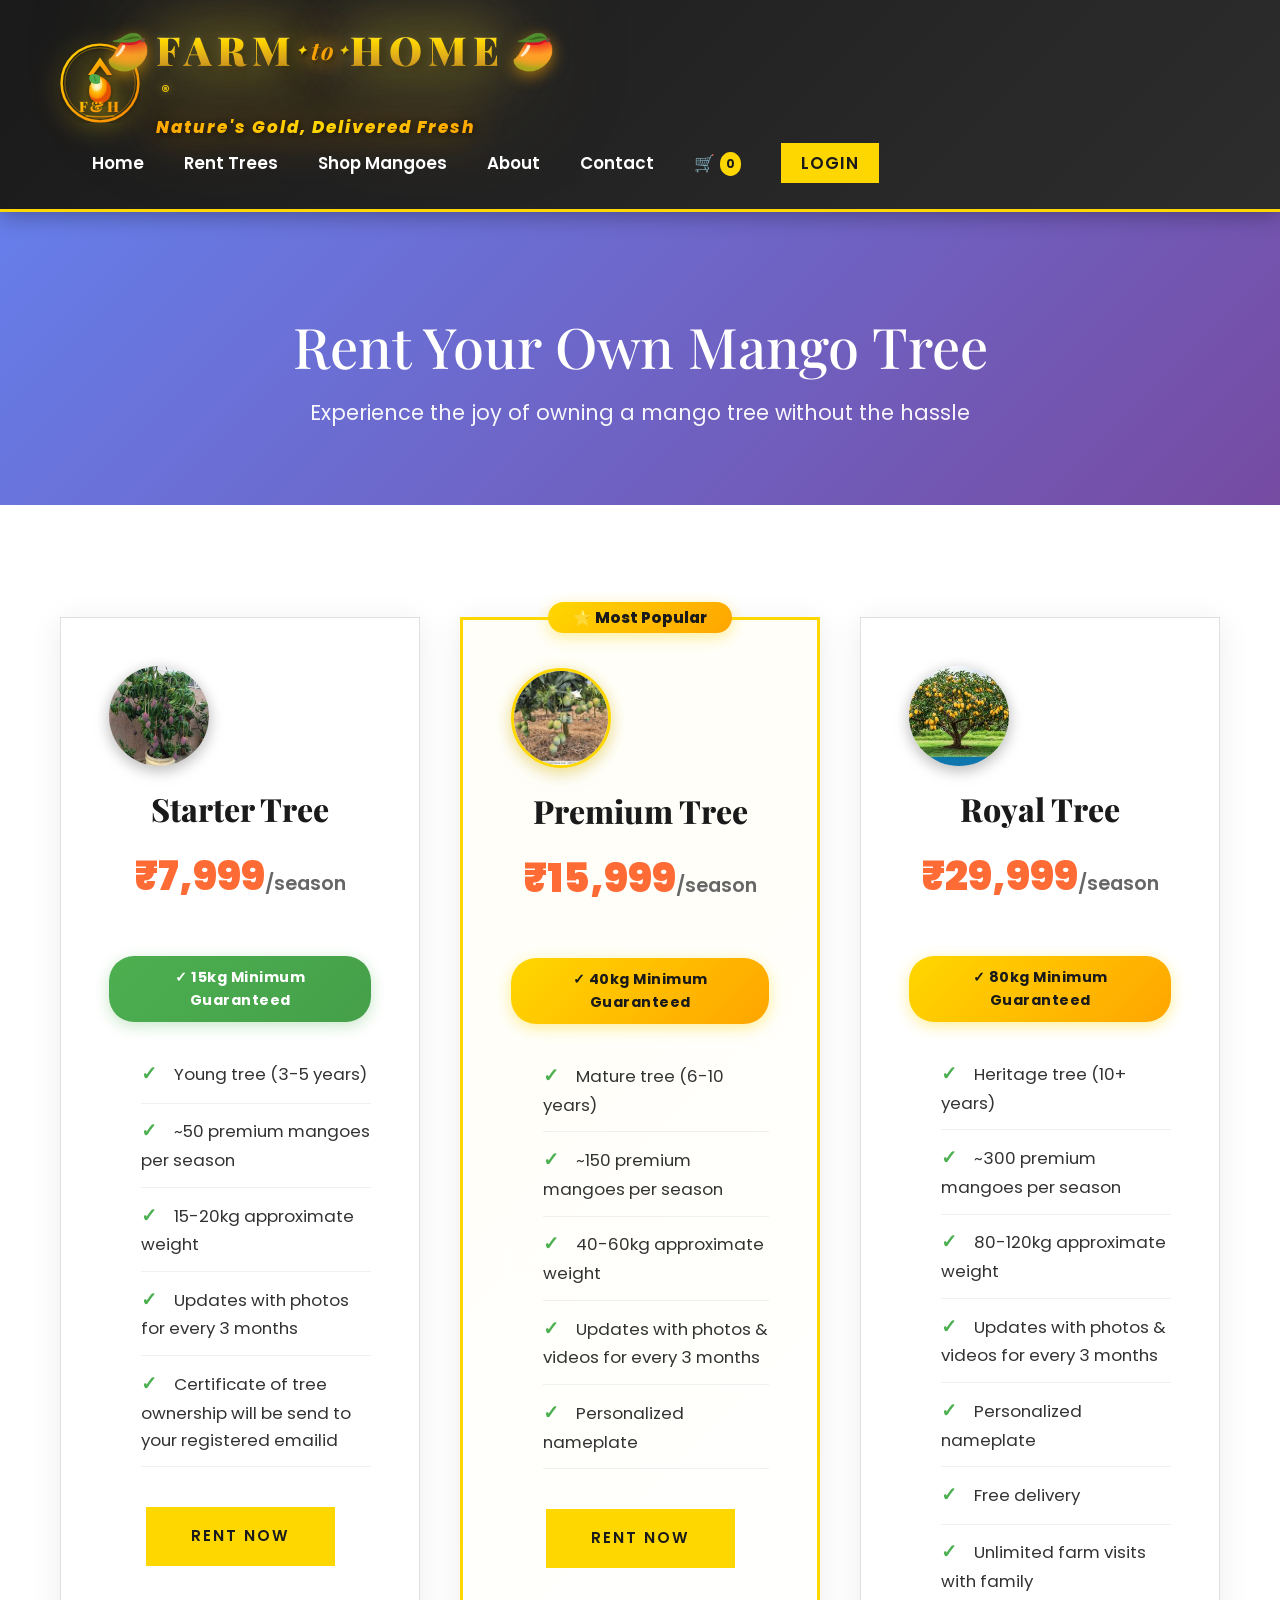
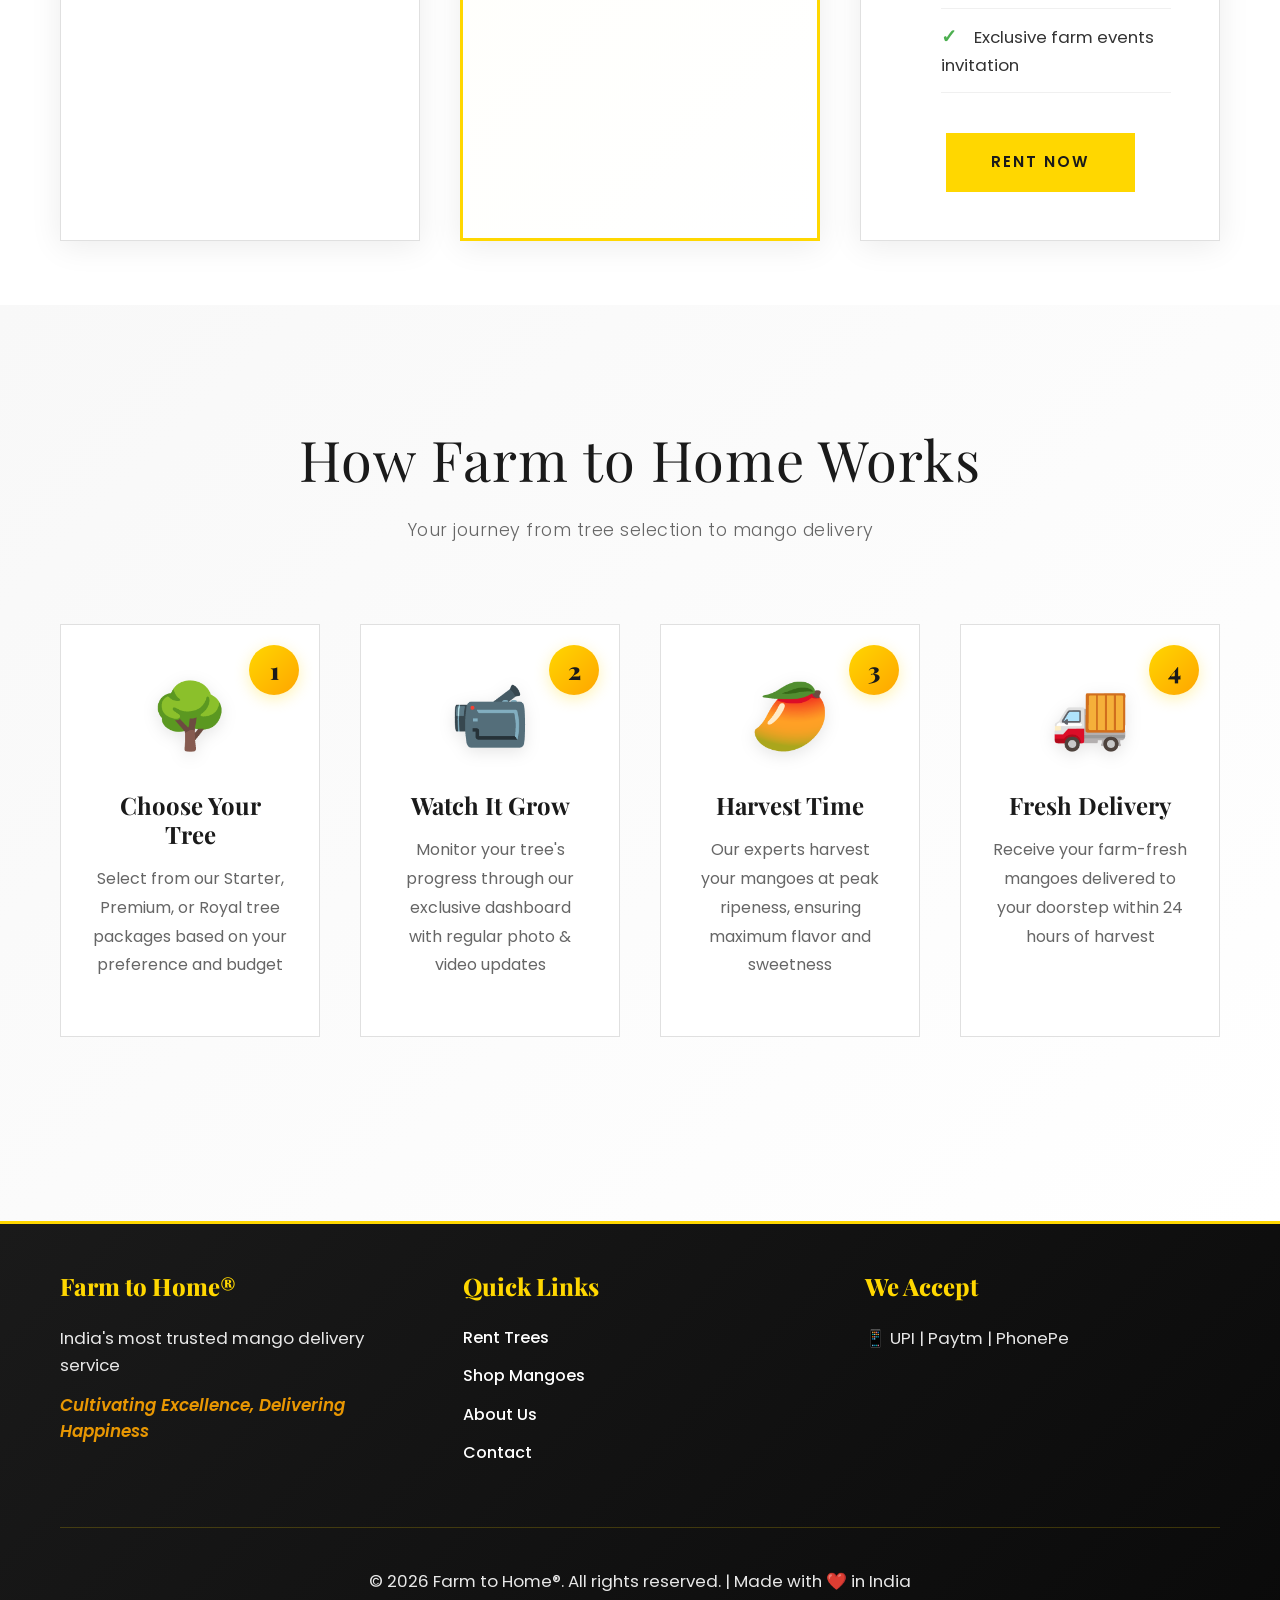
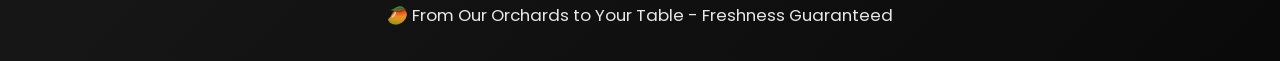
<file: rent-trees.html>
<!DOCTYPE html>
<html lang="en">
<head>
    <meta charset="UTF-8">
    <meta name="viewport" content="width=device-width, initial-scale=1.0">
    <title>Rent Mango Trees - Farm to Home</title>
    <link rel="preconnect" href="https://fonts.googleapis.com">
    <link rel="preconnect" href="https://fonts.gstatic.com" crossorigin>
    <link href="https://fonts.googleapis.com/css2?family=Playfair+Display:wght@700;900&family=Poppins:wght@400;500;600;700;800&display=swap" rel="stylesheet">
    <link href="https://cdn.jsdelivr.net/npm/bootstrap@5.3.2/dist/css/bootstrap.min.css" rel="stylesheet">
    <link rel="stylesheet" href="https://cdnjs.cloudflare.com/ajax/libs/font-awesome/6.5.1/css/all.min.css">
    <link href="https://unpkg.com/aos@2.3.1/dist/aos.css" rel="stylesheet">
    <link rel="stylesheet" href="styles.css">
</head>
<body>
    <!-- Navigation -->
    <nav class="navbar">
        <div class="container">
            <div class="logo">
                <a href="index.html" style="text-decoration: none; display: flex; align-items: center; gap: 1rem;">
                    <svg class="logo-icon" viewBox="0 0 100 100" xmlns="http://www.w3.org/2000/svg">
                        <defs>
                            <linearGradient id="premiumGold" x1="0%" y1="0%" x2="100%" y2="100%">
                                <stop offset="0%" style="stop-color:#FFD700;stop-opacity:1" />
                                <stop offset="50%" style="stop-color:#FFA500;stop-opacity:1" />
                                <stop offset="100%" style="stop-color:#FF8C00;stop-opacity:1" />
                            </linearGradient>
                            <radialGradient id="mangoGradient" cx="35%" cy="35%">
                                <stop offset="0%" style="stop-color:#FFF4A3;stop-opacity:1" />
                                <stop offset="30%" style="stop-color:#FFD54F;stop-opacity:1" />
                                <stop offset="60%" style="stop-color:#FFB300;stop-opacity:1" />
                                <stop offset="85%" style="stop-color:#FF8F00;stop-opacity:1" />
                                <stop offset="100%" style="stop-color:#E65100;stop-opacity:1" />
                            </radialGradient>
                            <filter id="luxuryShadow">
                                <feGaussianBlur in="SourceAlpha" stdDeviation="3"/>
                                <feOffset dx="0" dy="2" result="offsetblur"/>
                                <feComponentTransfer>
                                    <feFuncA type="linear" slope="0.5"/>
                                </feComponentTransfer>
                                <feMerge>
                                    <feMergeNode/>
                                    <feMergeNode in="SourceGraphic"/>
                                </feMerge>
                            </filter>
                        </defs>
                        <circle cx="50" cy="50" r="48" fill="none" stroke="url(#premiumGold)" stroke-width="3" filter="url(#luxuryShadow)"/>
                        <circle cx="50" cy="50" r="44" fill="none" stroke="url(#premiumGold)" stroke-width="1" opacity="0.5"/>
                        <path d="M 50 18 L 35 40 L 41 40 L 50 28 L 59 40 L 65 40 Z" fill="url(#premiumGold)" filter="url(#luxuryShadow)"/>
                        <path d="M 50 42 Q 59 45, 63 54 Q 65 63, 61 70 Q 56 75, 50 76 Q 44 75, 39 70 Q 35 63, 37 54 Q 41 45, 50 42 Z" fill="url(#mangoGradient)" filter="url(#luxuryShadow)"/>
                        <ellipse cx="46" cy="51" rx="7" ry="9" fill="#FFF9C4" opacity="0.6"/>
                        <ellipse cx="47" cy="53" rx="3.5" ry="4.5" fill="#FFFFFF" opacity="0.4"/>
                        <path d="M 52 68 Q 55 70, 58 67 Q 60 63, 58 60" fill="#E65100" opacity="0.2"/>
                        <path d="M 50 42 Q 43 37, 38 40 Q 35 43, 38 48 Q 43 53, 50 50 Z" fill="#4CAF50" opacity="1"/>
                        <path d="M 50 42 Q 47 38, 43 40" fill="#66BB6A" opacity="0.6"/>
                        <path d="M 43 41 Q 43 45, 45 48" stroke="#2E7D32" stroke-width="1.2" fill="none" opacity="0.8"/>
                        <text x="50" y="86" font-family="'Playfair Display', serif" font-size="18" font-weight="900" fill="url(#premiumGold)" text-anchor="middle" letter-spacing="3">F&amp;H</text>
                        <path d="M 32 91 Q 50 93, 68 91" stroke="url(#premiumGold)" stroke-width="1.5" fill="none" opacity="0.7"/>
                    </svg>
                    <div class="logo-text">
                        <span class="brand-name">
                            <span class="word-farm">FARM</span>
                            <span class="word-to">to</span>
                            <span class="word-home">HOME</span>
                        </span>
                        <span class="trademark">®</span>
                        <span class="tagline">Nature's Gold, Delivered Fresh</span>
                    </div>
                </a>
            </div>
            <ul class="nav-links">
                <li><a href="index.html">Home</a></li>
                <li><a href="rent-trees.html" class="active">Rent Trees</a></li>
                <li><a href="shop.html">Shop Mangoes</a></li>
                <li><a href="about.html">About</a></li>
                <li><a href="contact.html">Contact</a></li>
                <li><a href="#" class="cart-icon">🛒 <span class="cart-count">0</span></a></li>
                <li><a href="#" class="login-btn">Login</a></li>
            </ul>
        </div>
    </nav>

    <!-- Page Header -->
    <section class="page-header" style="background: linear-gradient(135deg, #667eea 0%, #764ba2 100%); padding: 100px 0 60px; text-align: center; color: white;">
        <div class="container">
            <h1 data-aos="fade-up" style="font-size: 3.5rem; font-family: 'Playfair Display', serif; margin-bottom: 1rem;">Rent Your Own Mango Tree</h1>
            <p data-aos="fade-up" data-aos-delay="200" style="font-size: 1.3rem; opacity: 0.95;">Experience the joy of owning a mango tree without the hassle</p>
        </div>
    </section>

    <!-- Rent Mango Trees Section -->
    <section class="rent-section" style="padding: 4rem 0;">
        <div class="container">
            <div class="tree-plans">
                <div class="plan-card">
                    <div class="plan-icon">
                        <img src="images/trees/small.jpg" 
                             alt="Small Young Mango Tree with Fruits" 
                             style="width: 100px; height: 100px; border-radius: 50%; object-fit: cover; box-shadow: 0 4px 15px rgba(0,0,0,0.2);">
                    </div>
                    <h3>Starter Tree</h3>
                    <p class="price">₹7,999<span class="price-period">/season</span></p>
                    <div class="guarantee-badge">✓ 15kg Minimum Guaranteed</div>
                    <ul class="features">
                        <li>Young tree (3-5 years)</li>
                        <li>~50 premium mangoes per season</li>
                        <li>15-20kg approximate weight</li>
                        <li>Updates with photos for every 3 months</li>
                        <li>Certificate of tree ownership will be send to your registered emailid</li>
                    </ul>
                    <button class="btn btn-primary">Rent Now</button>
                </div>

                <div class="plan-card featured">
                    <div class="badge">⭐ Most Popular</div>
                    <div class="plan-icon">
                        <img src="images/trees/medium.jpeg" 
                             alt="Medium Mature Mango Tree with Many Fruits" 
                             style="width: 100px; height: 100px; border-radius: 50%; object-fit: cover; box-shadow: 0 4px 15px rgba(255,215,0,0.4); border: 3px solid #FFD700;">
                    </div>
                    <h3>Premium Tree</h3>
                    <p class="price">₹15,999<span class="price-period">/season</span></p>
                    <div class="guarantee-badge gold">✓ 40kg Minimum Guaranteed</div>
                    <ul class="features">
                        <li>Mature tree (6-10 years)</li>
                        <li>~150 premium mangoes per season</li>
                        <li>40-60kg approximate weight</li>
                        <li>Updates with photos & videos for every 3 months</li>
                        <li>Personalized nameplate</li>
                    </ul>
                    <button class="btn btn-primary">Rent Now</button>
                </div>

                <div class="plan-card">
                    <div class="plan-icon">
                        <img src="images/trees/large.jpeg" 
                             alt="Large Heritage Mango Tree Full of Fruits" 
                             style="width: 100px; height: 100px; border-radius: 50%; object-fit: cover; box-shadow: 0 4px 15px rgba(0,0,0,0.2);">
                    </div>
                    <h3>Royal Tree</h3>
                    <p class="price">₹29,999<span class="price-period">/season</span></p>
                    <div class="guarantee-badge gold">✓ 80kg Minimum Guaranteed</div>
                    <ul class="features">
                        <li>Heritage tree (10+ years)</li>
                        <li>~300 premium mangoes per season</li>
                        <li>80-120kg approximate weight</li>
                        <li>Updates with photos & videos for every 3 months</li>
                        <li>Personalized nameplate</li>
                        <li>Free delivery</li>
                        <li>Unlimited farm visits with family</li>
                        <li>Exclusive farm events invitation</li>
                    </ul>
                    <button class="btn btn-primary">Rent Now</button>
                </div>
            </div>
        </div>
    </section>

    <!-- How It Works Section -->
    <section class="how-it-works-section">
        <div class="container">
            <h2>How Farm to Home Works</h2>
            <p class="section-subtitle">Your journey from tree selection to mango delivery</p>
            
            <div class="steps-grid">
                <div class="step-card">
                    <div class="step-number">1</div>
                    <div class="step-icon">🌳</div>
                    <h3>Choose Your Tree</h3>
                    <p>Select from our Starter, Premium, or Royal tree packages based on your preference and budget</p>
                </div>
                
                <div class="step-card">
                    <div class="step-number">2</div>
                    <div class="step-icon">📹</div>
                    <h3>Watch It Grow</h3>
                    <p>Monitor your tree's progress through our exclusive dashboard with regular photo & video updates</p>
                </div>
                
                <div class="step-card">
                    <div class="step-number">3</div>
                    <div class="step-icon">🥭</div>
                    <h3>Harvest Time</h3>
                    <p>Our experts harvest your mangoes at peak ripeness, ensuring maximum flavor and sweetness</p>
                </div>
                
                <div class="step-card">
                    <div class="step-number">4</div>
                    <div class="step-icon">🚚</div>
                    <h3>Fresh Delivery</h3>
                    <p>Receive your farm-fresh mangoes delivered to your doorstep within 24 hours of harvest</p>
                </div>
            </div>
        </div>
    </section>

    <!-- Footer -->
    <footer class="footer">
        <div class="container">
            <div class="footer-content">
                <div class="footer-section">
                    <h4>Farm to Home®</h4>
                    <p>India's most trusted mango delivery service</p>
                    <p class="hindi-text">Cultivating Excellence, Delivering Happiness</p>
                </div>
                <div class="footer-section">
                    <h4>Quick Links</h4>
                    <a href="rent-trees.html">Rent Trees</a>
                    <a href="shop.html">Shop Mangoes</a>
                    <a href="about.html">About Us</a>
                    <a href="contact.html">Contact</a>
                </div>
                <div class="footer-section">
                    <h4>We Accept</h4>
                    <p>📱 UPI | Paytm | PhonePe</p>
                </div>
            </div>
            <div class="footer-bottom">
                <p>&copy; 2026 Farm to Home®. All rights reserved. | Made with ❤️ in India</p>
                <p>🥭 From Our Orchards to Your Table - Freshness Guaranteed</p>
            </div>
        </div>
    </footer>

    <!-- Razorpay Checkout Script -->
    <script src="https://checkout.razorpay.com/v1/checkout.js"></script>
    
    <script src="https://cdn.jsdelivr.net/npm/bootstrap@5.3.2/dist/js/bootstrap.bundle.min.js"></script>
    <script src="https://unpkg.com/aos@2.3.1/dist/aos.js"></script>
    <script>
        AOS.init({
            duration: 1000,
            once: true,
            offset: 100
        });
    </script>
    <script src="script.js"></script>
</body>
</html>
</file>
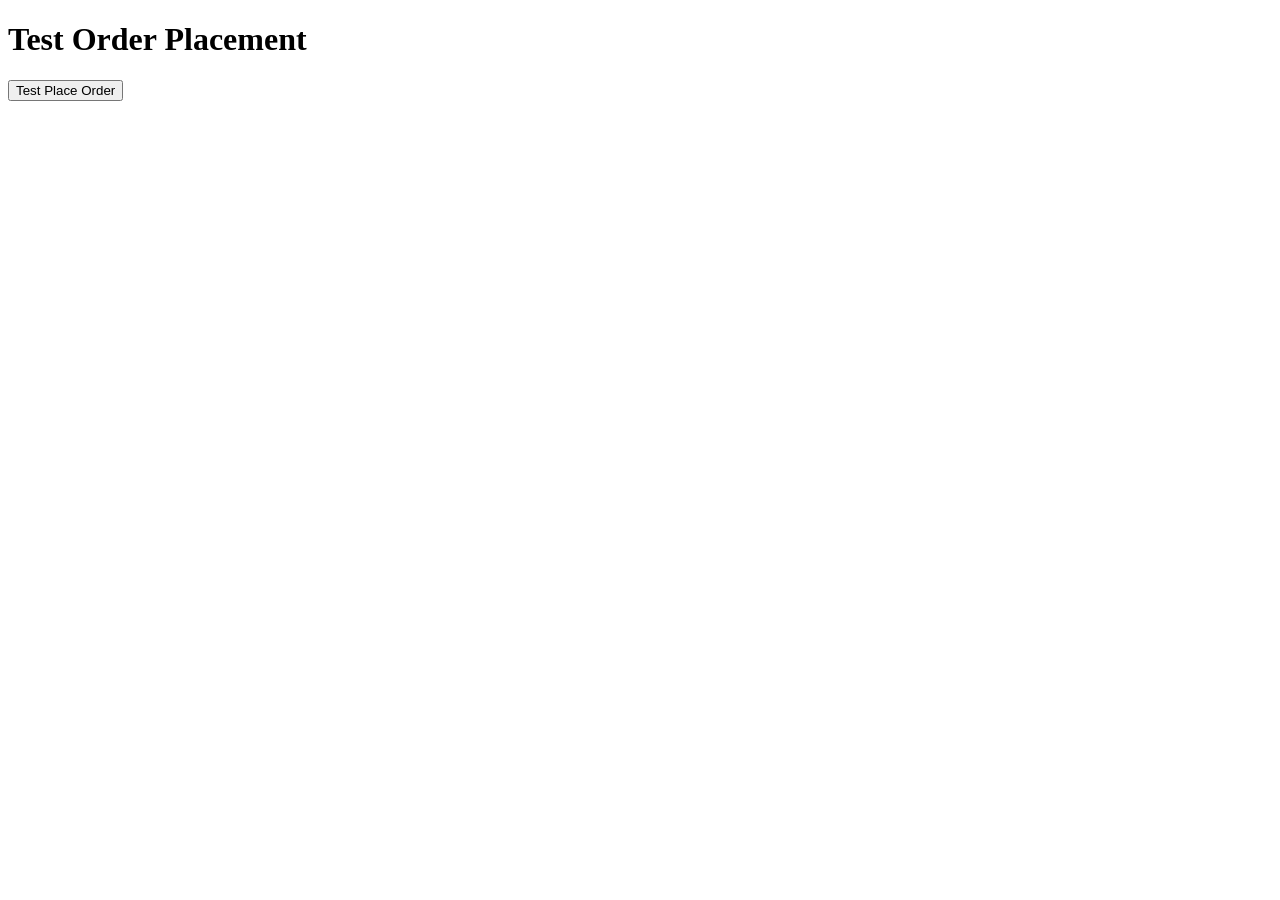
<file: test-order.html>
<!DOCTYPE html>
<html>
<head>
    <title>Test Order API</title>
</head>
<body>
    <h1>Test Order Placement</h1>
    <button onclick="testOrder()">Test Place Order</button>
    <div id="result"></div>

    <script>
        async function testOrder() {
            const testData = {
                customer: {
                    name: "Test Customer",
                    email: "test@example.com",
                    phone: "9876543210",
                    address: "Test Address",
                    city: "Test City",
                    pincode: "123456"
                },
                payment: "cod",
                items: [
                    {
                        name: "Test Mango",
                        price: 1000,
                        quantity: 1,
                        image: "test.jpg",
                        type: "mango"
                    }
                ],
                total: 1000,
                orderDate: new Date().toISOString()
            };

            try {
                console.log('Sending test order...', testData);
                
                const response = await fetch('http://localhost:5001/api/place-order', {
                    method: 'POST',
                    headers: {
                        'Content-Type': 'application/json',
                    },
                    body: JSON.stringify(testData)
                });

                console.log('Response status:', response.status);
                const result = await response.json();
                console.log('Response data:', result);

                document.getElementById('result').innerHTML = `
                    <h2>Success!</h2>
                    <p>Order Number: ${result.order_number}</p>
                    <p>Order ID: ${result.order_id}</p>
                    <pre>${JSON.stringify(result, null, 2)}</pre>
                `;
            } catch (error) {
                console.error('Error:', error);
                document.getElementById('result').innerHTML = `
                    <h2>Error!</h2>
                    <p>${error.message}</p>
                `;
            }
        }
    </script>
</body>
</html>
</file>
<file: styles.css>
/* Reset and Base Styles */
* {
    margin: 0;
    padding: 0;
    box-sizing: border-box;
}

body {
    font-family: 'Poppins', 'Segoe UI', Tahoma, Geneva, Verdana, sans-serif;
    line-height: 1.6;
    color: #333;
    overflow-x: hidden;
    background: #fafafa;
}

.container {
    max-width: 1200px;
    margin: 0 auto;
    padding: 0 20px;
}

/* Navigation */
.navbar {
    background: linear-gradient(135deg, #1a1a1a 0%, #2d2d2d 100%);
    padding: 1rem 0;
    position: sticky;
    top: 0;
    z-index: 1000;
    box-shadow: 0 4px 20px rgba(0, 0, 0, 0.3);
    border-bottom: 3px solid #FFD700;
}

.navbar .container {
    display: flex;
    justify-content: space-between;
    align-items: center;
}

.logo {
    display: flex;
    align-items: center;
    gap: 25px;
    transition: transform 0.3s ease;
    padding: 10px 0;
}

.logo:hover {
    transform: scale(1.05);
}

.logo-icon {
    width: 80px;
    height: 80px;
    filter: drop-shadow(0 4px 12px rgba(255, 215, 0, 0.6));
    animation: logoFloat 3s ease-in-out infinite;
}

@keyframes logoFloat {
    0%, 100% { transform: translateY(0px); }
    50% { transform: translateY(-5px); }
}

.logo-text {
    display: flex;
    flex-direction: column;
    gap: 4px;
    align-items: flex-start;
}

.brand-name {
    font-family: 'Playfair Display', serif;
    line-height: 1.2;
    display: flex;
    align-items: center;
    gap: 8px;
    position: relative;
}

.word-farm,
.word-home {
    background: linear-gradient(180deg, #FFFACD 0%, #FFD700 30%, #DAA520 70%, #B8860B 100%);
    -webkit-background-clip: text;
    -webkit-text-fill-color: transparent;
    background-clip: text;
    font-size: 2.5rem;
    font-weight: 900;
    letter-spacing: 6px;
    text-transform: uppercase;
    filter: drop-shadow(0 0 30px rgba(255, 215, 0, 0.9))
            drop-shadow(0 0 60px rgba(255, 215, 0, 0.5))
            drop-shadow(3px 3px 6px rgba(0, 0, 0, 0.9))
            drop-shadow(-1px -1px 3px rgba(255, 255, 255, 0.2));
    animation: royalGlow 4s ease-in-out infinite;
    position: relative;
}

.brand-name::before {
    content: '🥭';
    position: absolute;
    left: -50px;
    top: 50%;
    transform: translateY(-50%);
    font-size: 2.2rem;
    filter: drop-shadow(0 4px 8px rgba(255, 165, 0, 0.6));
    animation: mangoFloat 3s ease-in-out infinite;
}

.brand-name::after {
    content: '🥭';
    position: absolute;
    right: -50px;
    top: 50%;
    transform: translateY(-50%);
    font-size: 2.2rem;
    filter: drop-shadow(0 4px 8px rgba(255, 165, 0, 0.6));
    animation: mangoFloat 3s ease-in-out infinite;
    animation-delay: 1.5s;
}

@keyframes mangoFloat {
    0%, 100% { transform: translateY(-50%) rotate(-5deg); }
    50% { transform: translateY(-55%) rotate(5deg); }
}

@keyframes shimmerMove {
    0% { transform: translateX(-100%); }
    100% { transform: translateX(100%); }
}

.word-to {
    color: #FFA500;
    font-size: 1.5rem;
    font-weight: 700;
    font-style: italic;
    letter-spacing: 2px;
    text-shadow: 
        0 0 20px rgba(255, 165, 0, 1),
        0 0 40px rgba(255, 165, 0, 0.6),
        2px 2px 4px rgba(0, 0, 0, 0.9);
    margin: 0 6px;
    position: relative;
}

.word-to::before,
.word-to::after {
    content: '✦';
    position: absolute;
    color: #FFD700;
    font-size: 0.8rem;
    animation: sparkle 2s ease-in-out infinite;
}

.word-to::before {
    left: -15px;
    top: 50%;
    transform: translateY(-50%);
}

.word-to::after {
    right: -15px;
    top: 50%;
    transform: translateY(-50%);
    animation-delay: 1s;
}

@keyframes sparkle {
    0%, 100% { opacity: 0.3; transform: translateY(-50%) scale(0.8); }
    50% { opacity: 1; transform: translateY(-50%) scale(1.2); }
}

@keyframes royalGlow {
    0%, 100% { 
        filter: drop-shadow(0 0 30px rgba(255, 215, 0, 0.9))
                drop-shadow(0 0 60px rgba(255, 215, 0, 0.5))
                drop-shadow(3px 3px 6px rgba(0, 0, 0, 0.9))
                drop-shadow(-1px -1px 3px rgba(255, 255, 255, 0.2));
    }
    50% { 
        filter: drop-shadow(0 0 50px rgba(255, 215, 0, 1))
                drop-shadow(0 0 100px rgba(255, 215, 0, 0.7))
                drop-shadow(4px 4px 8px rgba(0, 0, 0, 0.9))
                drop-shadow(-2px -2px 4px rgba(255, 255, 255, 0.3));
    }
}

.trademark {
    color: #FFD700;
    font-size: 1rem;
    vertical-align: super;
    margin-left: 5px;
    font-family: 'Poppins', sans-serif;
    font-weight: 700;
    text-shadow: 0 0 10px rgba(255, 215, 0, 0.6);
}

.tagline {
    background: linear-gradient(90deg, #FFA500 0%, #FFD700 50%, #FFA500 100%);
    -webkit-background-clip: text;
    -webkit-text-fill-color: transparent;
    background-clip: text;
    font-size: 1.05rem;
    font-weight: 800;
    font-style: italic;
    letter-spacing: 2px;
    margin-top: 6px;
    filter: drop-shadow(0 0 20px rgba(255, 165, 0, 0.9))
            drop-shadow(1px 1px 4px rgba(0, 0, 0, 0.9));
    position: relative;
}

@keyframes sway {
    0%, 100% { transform: rotate(-5deg); }
    50% { transform: rotate(5deg); }
}

.nav-links {
    display: flex;
    list-style: none;
    gap: 2.5rem;
}

.nav-links a {
    color: white;
    text-decoration: none;
    font-weight: 600;
    font-size: 1.05rem;
    transition: all 0.3s;
    position: relative;
}

.nav-links a::after {
    content: '';
    position: absolute;
    bottom: -5px;
    left: 0;
    width: 0;
    height: 2px;
    background: #FFD700;
    transition: width 0.3s;
}

.nav-links a:hover::after {
    width: 100%;
}

.nav-links a:hover {
    color: #FFD700;
}

.cart-icon {
    position: relative;
    display: flex;
    align-items: center;
    gap: 5px;
}

.cart-count {
    background: #FFD700;
    color: #1a1a1a;
    border-radius: 50%;
    padding: 2px 6px;
    font-size: 0.75rem;
    font-weight: 700;
    min-width: 20px;
    text-align: center;
}

.login-btn {
    background: #FFD700;
    color: #1a1a1a !important;
    padding: 8px 20px;
    border-radius: 0;
    font-weight: 600;
    letter-spacing: 1px;
    text-transform: uppercase;
    font-size: 0.9rem;
}

.login-btn:hover {
    background: #FFA500;
    color: #1a1a1a !important;
}

.login-btn::after {
    display: none;
}

.register-btn {
    background: #FFD700;
    color: #1a1a1a !important;
    padding: 8px 20px;
    border-radius: 0;
    font-weight: 600;
    letter-spacing: 1px;
    text-transform: uppercase;
    font-size: 0.9rem;
}

.register-btn:hover {
    background: #FFA500;
    color: #1a1a1a !important;
}

.register-btn::after {
    display: none;
}

/* Hero Section */
.hero {
    background: linear-gradient(135deg, #1a1a1a 0%, #2d2d2d 50%, #1a1a1a 100%);
    padding: 180px 20px 120px;
    text-align: center;
    color: white;
    position: relative;
    overflow: hidden;
}

.hero::before {
    content: '';
    position: absolute;
    top: 0;
    left: 0;
    right: 0;
    bottom: 0;
    background: url('data:image/svg+xml,<svg xmlns="http://www.w3.org/2000/svg" viewBox="0 0 1200 120"><path d="M0,0 Q300,60 600,30 T1200,0 L1200,120 L0,120 Z" fill="rgba(255,255,255,0.1)"/></svg>') repeat-x;
    background-size: 1200px 120px;
    animation: wave 20s linear infinite;
    opacity: 0.3;
}

@keyframes wave {
    0% { background-position: 0 0; }
    100% { background-position: 1200px 0; }
}

.hero-overlay {
    position: absolute;
    top: 0;
    left: 0;
    right: 0;
    bottom: 0;
    background: radial-gradient(circle at 50% 50%, rgba(255, 215, 0, 0.2), transparent);
}

.hero-content {
    position: relative;
    z-index: 1;
}

.hero-badge {
    display: inline-block;
    background: rgba(255, 215, 0, 0.1);
    backdrop-filter: blur(10px);
    padding: 12px 35px;
    border-radius: 50px;
    font-weight: 600;
    font-size: 0.95rem;
    margin-bottom: 3rem;
    border: 1px solid rgba(255, 215, 0, 0.3);
    box-shadow: 0 8px 32px rgba(0, 0, 0, 0.3);
    letter-spacing: 3px;
    text-transform: uppercase;
    color: #FFD700;
}

.hero-content h2 {
    font-size: 4.5rem;
    margin-bottom: 2rem;
    text-shadow: none;
    font-weight: 300;
    line-height: 1.3;
    font-family: 'Playfair Display', serif;
    letter-spacing: 2px;
    color: #ffffff;
}

.hero-subtitle {
    font-size: 1.2rem;
    margin-bottom: 4rem;
    text-shadow: none;
    max-width: 700px;
    margin-left: auto;
    margin-right: auto;
    font-weight: 300;
    color: rgba(255, 255, 255, 0.8);
    line-height: 1.8;
    letter-spacing: 0.5px;
}

.cta-buttons {
    display: flex;
    gap: 1.5rem;
    justify-content: center;
    flex-wrap: wrap;
    margin-bottom: 4rem;
}

/* Buttons */
.btn {
    padding: 18px 45px;
    border: none;
    border-radius: 0;
    font-size: 0.95rem;
    font-weight: 600;
    cursor: pointer;
    transition: all 0.3s cubic-bezier(0.4, 0, 0.2, 1);
    text-decoration: none;
    display: inline-flex;
    align-items: center;
    gap: 12px;
    box-shadow: none;
    letter-spacing: 2px;
    text-transform: uppercase;
    position: relative;
    overflow: hidden;
}

.btn::before {
    content: '';
    position: absolute;
    top: 0;
    left: -100%;
    width: 100%;
    height: 100%;
    background: rgba(255, 255, 255, 0.1);
    transition: left 0.5s cubic-bezier(0.4, 0, 0.2, 1);
}

.btn:hover::before {
    left: 100%;
}

.btn-primary {
    background: #FFD700;
    color: #1a1a1a;
    border: none;
}

.btn-primary:hover {
    background: #FFA500;
    color: #1a1a1a;
    transform: translateY(-2px);
    box-shadow: 0 10px 30px rgba(255, 215, 0, 0.3);
}

.btn-secondary {
    background: transparent;
    color: white;
    border: 1px solid rgba(255, 255, 255, 0.3);
}

.btn-secondary:hover {
    background: rgba(255, 255, 255, 0.1);
    color: white;
    border-color: white;
    transform: translateY(-2px);
}

.btn-icon {
    font-size: 1.3rem;
}

.btn-cart {
    background: linear-gradient(135deg, #4CAF50 0%, #45a049 100%);
    color: white;
    width: 100%;
}

.btn-cart:hover {
    background: linear-gradient(135deg, #45a049 0%, #3d8b40 100%);
    transform: translateY(-3px);
    box-shadow: 0 8px 25px rgba(76, 175, 80, 0.4);
}

/* Hero Stats */
.hero-stats {
    display: flex;
    justify-content: center;
    gap: 4rem;
    flex-wrap: wrap;
}

.stat {
    text-align: center;
}

.stat-number {
    font-size: 3rem;
    font-weight: 900;
    text-shadow: 2px 2px 4px rgba(0, 0, 0, 0.3);
}

.stat-label {
    font-size: 1.1rem;
    opacity: 0.95;
    font-weight: 600;
}

/* Rent Section */
.rent-section {
    padding: 120px 20px;
    background: #ffffff;
}

.rent-section h2 {
    text-align: center;
    font-size: 3.5rem;
    color: #1a1a1a;
    margin-bottom: 1.5rem;
    font-weight: 300;
    font-family: 'Playfair Display', serif;
    letter-spacing: 1px;
}

.section-subtitle {
    text-align: center;
    font-size: 1.1rem;
    color: #666;
    margin-bottom: 5rem;
    font-weight: 300;
    letter-spacing: 0.5px;
}

.tree-plans {
    display: grid;
    grid-template-columns: repeat(auto-fit, minmax(320px, 1fr));
    gap: 2.5rem;
    margin-top: 3rem;
}

.plan-card {
    background: white;
    border-radius: 0;
    padding: 3rem;
    text-align: center;
    box-shadow: 0 5px 30px rgba(0, 0, 0, 0.08);
    transition: all 0.4s cubic-bezier(0.4, 0, 0.2, 1);
    position: relative;
    border: 1px solid #e0e0e0;
}

.plan-card:hover {
    transform: translateY(-10px);
    box-shadow: 0 15px 50px rgba(0, 0, 0, 0.15);
    border-color: #FFD700;
}

.plan-card.featured {
    border: 3px solid #FFD700;
    transform: scale(1.08);
    background: linear-gradient(135deg, #fffef7 0%, #ffffff 100%);
}

.plan-card.featured:hover {
    transform: scale(1.08) translateY(-15px);
}

.badge {
    position: absolute;
    top: -18px;
    left: 50%;
    transform: translateX(-50%);
    background: linear-gradient(135deg, #FFD700 0%, #FFA500 100%);
    color: #1a1a1a;
    padding: 8px 25px;
    border-radius: 25px;
    font-size: 0.95rem;
    font-weight: 800;
    box-shadow: 0 4px 15px rgba(255, 215, 0, 0.4);
}

.plan-icon {
    font-size: 5rem;
    margin-bottom: 1.5rem;
    filter: drop-shadow(0 4px 8px rgba(0, 0, 0, 0.1));
}

.plan-card h3 {
    font-size: 2rem;
    color: #1a1a1a;
    margin-bottom: 1rem;
    font-weight: 800;
    font-family: 'Playfair Display', serif;
}

.price {
    font-size: 2.5rem;
    color: #FF6B35;
    font-weight: 900;
    margin-bottom: 2rem;
}

.price-period {
    font-size: 1.2rem;
    color: #666;
    font-weight: 600;
}

.features {
    list-style: none;
    margin-bottom: 2.5rem;
    text-align: left;
}

.features li {
    padding: 0.8rem 0;
    border-bottom: 1px solid #f0f0f0;
    font-size: 1.05rem;
}

.features li:before {
    content: "✓ ";
    color: #4CAF50;
    font-weight: bold;
    margin-right: 0.8rem;
    font-size: 1.2rem;
}

.guarantee-badge {
    background: linear-gradient(135deg, #4CAF50 0%, #45a049 100%);
    color: white;
    padding: 10px 20px;
    border-radius: 25px;
    font-size: 0.9rem;
    font-weight: 700;
    margin: 1rem 0 1.5rem 0;
    display: inline-block;
    box-shadow: 0 4px 15px rgba(76, 175, 80, 0.3);
    letter-spacing: 0.5px;
}

.guarantee-badge.gold {
    background: linear-gradient(135deg, #FFD700 0%, #FFA500 100%);
    color: #1a1a1a;
    box-shadow: 0 4px 15px rgba(255, 215, 0, 0.4);
}

/* How It Works Section */
.how-it-works-section {
    padding: 120px 20px;
    background: linear-gradient(135deg, #f8f8f8 0%, #ffffff 100%);
}

.how-it-works-section h2 {
    text-align: center;
    font-size: 3.5rem;
    color: #1a1a1a;
    margin-bottom: 1.5rem;
    font-weight: 300;
    font-family: 'Playfair Display', serif;
    letter-spacing: 1px;
}

.steps-grid {
    display: grid;
    grid-template-columns: repeat(auto-fit, minmax(250px, 1fr));
    gap: 2.5rem;
    margin: 4rem 0;
}

.step-card {
    background: white;
    padding: 2.5rem 2rem;
    text-align: center;
    border: 1px solid #e0e0e0;
    transition: all 0.4s cubic-bezier(0.4, 0, 0.2, 1);
    position: relative;
    overflow: hidden;
}

.step-card::before {
    content: '';
    position: absolute;
    top: 0;
    left: 0;
    width: 100%;
    height: 4px;
    background: linear-gradient(90deg, #FFD700, #FFA500);
    transform: scaleX(0);
    transition: transform 0.4s cubic-bezier(0.4, 0, 0.2, 1);
}

.step-card:hover::before {
    transform: scaleX(1);
}

.step-card:hover {
    transform: translateY(-10px);
    box-shadow: 0 15px 50px rgba(0, 0, 0, 0.15);
    border-color: #FFD700;
}

.step-number {
    position: absolute;
    top: 20px;
    right: 20px;
    width: 50px;
    height: 50px;
    background: linear-gradient(135deg, #FFD700 0%, #FFA500 100%);
    color: #1a1a1a;
    border-radius: 50%;
    display: flex;
    align-items: center;
    justify-content: center;
    font-size: 1.5rem;
    font-weight: 900;
    font-family: 'Playfair Display', serif;
    box-shadow: 0 4px 15px rgba(255, 215, 0, 0.3);
}

.step-icon {
    font-size: 4rem;
    margin-bottom: 1.5rem;
    filter: drop-shadow(0 4px 8px rgba(0, 0, 0, 0.1));
}

.step-card h3 {
    font-size: 1.5rem;
    color: #1a1a1a;
    margin-bottom: 1rem;
    font-weight: 700;
    font-family: 'Playfair Display', serif;
}

.step-card p {
    color: #666;
    line-height: 1.8;
    font-size: 1rem;
}

.dashboard-preview {
    background: linear-gradient(135deg, #0a0a0a 0%, #1a1a1a 50%, #0a0a0a 100%);
    padding: 4rem 3rem;
    border-radius: 0;
    margin-top: 5rem;
    text-align: center;
    border: 1px solid #FFD700;
    position: relative;
    overflow: hidden;
}

.dashboard-preview::before {
    content: '';
    position: absolute;
    top: -50%;
    left: -50%;
    width: 200%;
    height: 200%;
    background: radial-gradient(circle, rgba(255, 215, 0, 0.1) 0%, transparent 70%);
    animation: dashboardGlow 8s ease-in-out infinite;
}

@keyframes dashboardGlow {
    0%, 100% { transform: translate(0, 0); }
    50% { transform: translate(10%, 10%); }
}

.dashboard-preview h3 {
    color: #FFD700;
    font-size: 2.5rem;
    margin-bottom: 1rem;
    font-family: 'Playfair Display', serif;
    font-weight: 300;
    letter-spacing: 2px;
    position: relative;
    z-index: 1;
}

.dashboard-preview > p {
    color: rgba(255, 255, 255, 0.7);
    font-size: 1.1rem;
    margin-bottom: 3rem;
    position: relative;
    z-index: 1;
}

.dashboard-features {
    display: grid;
    grid-template-columns: repeat(auto-fit, minmax(220px, 1fr));
    gap: 2rem;
    margin-bottom: 3rem;
    position: relative;
    z-index: 1;
}

.dashboard-feature {
    background: rgba(255, 255, 255, 0.05);
    padding: 2rem 1.5rem;
    border-radius: 0;
    display: flex;
    flex-direction: column;
    align-items: center;
    gap: 1rem;
    transition: all 0.4s cubic-bezier(0.4, 0, 0.2, 1);
    border: 1px solid rgba(255, 215, 0, 0.2);
    position: relative;
    overflow: hidden;
}

.dashboard-feature::before {
    content: '';
    position: absolute;
    top: 0;
    left: -100%;
    width: 100%;
    height: 100%;
    background: linear-gradient(90deg, transparent, rgba(255, 215, 0, 0.1), transparent);
    transition: left 0.6s;
}

.dashboard-feature:hover::before {
    left: 100%;
}

.dashboard-feature:hover {
    background: rgba(255, 215, 0, 0.1);
    border-color: rgba(255, 215, 0, 0.6);
    transform: translateY(-8px) scale(1.02);
    box-shadow: 0 15px 40px rgba(255, 215, 0, 0.2);
}

.feature-icon-small {
    font-size: 2.5rem;
    filter: drop-shadow(0 4px 8px rgba(255, 215, 0, 0.3));
}

.dashboard-feature span:last-child {
    color: white;
    font-weight: 600;
    font-size: 1rem;
    letter-spacing: 0.5px;
}

/* Shop Section */
.shop-section {
    padding: 120px 20px;
    background: #f8f8f8;
}

.shop-section h2 {
    text-align: center;
    font-size: 3.5rem;
    color: #1a1a1a;
    margin-bottom: 1.5rem;
    font-weight: 300;
    font-family: 'Playfair Display', serif;
    letter-spacing: 1px;
}

.products-grid {
    display: grid;
    grid-template-columns: repeat(auto-fit, minmax(320px, 1fr));
    gap: 2.5rem;
    margin-top: 3rem;
}

.product-card {
    background: white;
    border-radius: 0;
    padding: 0;
    text-align: center;
    box-shadow: 0 5px 30px rgba(0, 0, 0, 0.08);
    transition: all 0.4s cubic-bezier(0.4, 0, 0.2, 1);
    border: 1px solid #e0e0e0;
    position: relative;
    overflow: hidden;
}

.product-card:hover {
    transform: translateY(-8px);
    box-shadow: 0 15px 50px rgba(0, 0, 0, 0.15);
    border-color: #d0d0d0;
}

.product-card > *:not(.product-image):not(.product-badge) {
    padding: 0 2rem;
}

.product-card h3 {
    padding-top: 1.5rem;
}

.product-card .btn-cart {
    margin: 0 2rem 2rem 2rem;
    width: calc(100% - 4rem);
}

.product-card.premium {
    border: 2px solid #FFD700;
    background: linear-gradient(135deg, #fffef7 0%, #ffffff 100%);
}

.product-card.special {
    border: 2px solid #FF6B35;
    background: linear-gradient(135deg, #fff5f0 0%, #ffffff 100%);
}

.product-badge {
    position: absolute;
    top: 15px;
    right: 15px;
    background: linear-gradient(135deg, #FFD700 0%, #FFA500 100%);
    color: #1a1a1a;
    padding: 6px 15px;
    border-radius: 20px;
    font-size: 0.85rem;
    font-weight: 800;
    box-shadow: 0 4px 12px rgba(255, 215, 0, 0.3);
}

.product-image {
    font-size: 6rem;
    margin-bottom: 1.5rem;
    filter: drop-shadow(0 4px 12px rgba(0, 0, 0, 0.1));
}

.product-card h3 {
    font-size: 1.8rem;
    color: #1a1a1a;
    margin-bottom: 0.8rem;
    font-weight: 800;
    font-family: 'Playfair Display', serif;
}

.variety {
    color: #FF6B35;
    font-weight: 700;
    font-size: 1.05rem;
    margin-bottom: 1rem;
}

.description {
    color: #666;
    font-size: 1rem;
    margin-bottom: 1rem;
    line-height: 1.6;
}

.product-rating {
    font-size: 0.95rem;
    margin-bottom: 1rem;
    color: #666;
    font-weight: 600;
}

.product-card .price {
    font-size: 2.2rem;
    color: #1a1a1a;
    font-weight: 900;
    margin-bottom: 1.5rem;
}

.unit {
    font-size: 1.1rem;
    color: #666;
    font-weight: 600;
}

/* About Section */
.about-section {
    padding: 100px 20px;
    background: linear-gradient(135deg, #1a1a1a 0%, #2d2d2d 100%);
    color: white;
    position: relative;
    overflow: hidden;
}

.about-section::before {
    content: '';
    position: absolute;
    top: -50%;
    right: -50%;
    width: 100%;
    height: 100%;
    background: radial-gradient(circle, rgba(255, 215, 0, 0.1), transparent);
    animation: pulse 15s ease-in-out infinite;
}

@keyframes pulse {
    0%, 100% { transform: scale(1); opacity: 0.5; }
    50% { transform: scale(1.2); opacity: 0.8; }
}

.about-section h2 {
    text-align: center;
    font-size: 3rem;
    margin-bottom: 4rem;
    font-weight: 800;
    position: relative;
    z-index: 1;
    font-family: 'Playfair Display', serif;
}

.features-grid {
    display: grid;
    grid-template-columns: repeat(auto-fit, minmax(280px, 1fr));
    gap: 2.5rem;
    position: relative;
    z-index: 1;
}

.feature {
    text-align: center;
    padding: 3rem 2rem;
    background: rgba(255, 255, 255, 0.08);
    border-radius: 20px;
    backdrop-filter: blur(10px);
    border: 1px solid rgba(255, 215, 0, 0.2);
    transition: all 0.4s;
}

.feature:hover {
    background: rgba(255, 215, 0, 0.15);
    transform: translateY(-10px);
    border-color: rgba(255, 215, 0, 0.5);
}

.feature-icon {
    font-size: 4rem;
    margin-bottom: 1.5rem;
    filter: drop-shadow(0 4px 8px rgba(255, 215, 0, 0.3));
}

.feature h3 {
    font-size: 1.8rem;
    margin-bottom: 1rem;
    font-weight: 800;
    color: #FFD700;
    font-family: 'Playfair Display', serif;
}

.feature p {
    font-size: 1.1rem;
    opacity: 0.95;
    line-height: 1.6;
}

/* Contact Section */
.contact-section {
    padding: 100px 20px;
    background: linear-gradient(180deg, #fafafa 0%, #ffffff 100%);
}

.contact-section h2 {
    text-align: center;
    font-size: 3rem;
    color: #1a1a1a;
    margin-bottom: 4rem;
    font-weight: 800;
    font-family: 'Playfair Display', serif;
}

.contact-content {
    display: grid;
    grid-template-columns: repeat(auto-fit, minmax(350px, 1fr));
    gap: 4rem;
}

.contact-info h3 {
    font-size: 1.8rem;
    color: #1a1a1a;
    margin-bottom: 2rem;
    font-weight: 800;
    font-family: 'Playfair Display', serif;
}

.contact-info p {
    margin-bottom: 1.2rem;
    font-size: 1.15rem;
    color: #333;
    font-weight: 500;
}

.social-links {
    display: flex;
    gap: 1rem;
    margin-top: 2.5rem;
    flex-wrap: wrap;
}

.social-icon {
    padding: 12px 20px;
    background: linear-gradient(135deg, #FF6B35 0%, #F7931E 100%);
    color: white;
    text-decoration: none;
    border-radius: 10px;
    transition: all 0.3s;
    font-weight: 700;
    box-shadow: 0 4px 15px rgba(255, 107, 53, 0.3);
}

.social-icon:hover {
    background: linear-gradient(135deg, #FFD700 0%, #FFA500 100%);
    color: #1a1a1a;
    transform: translateY(-3px);
    box-shadow: 0 6px 20px rgba(255, 215, 0, 0.4);
}

.contact-form {
    display: flex;
    flex-direction: column;
    gap: 1.5rem;
}

.contact-form input,
.contact-form textarea {
    padding: 16px;
    border: 2px solid #e0e0e0;
    border-radius: 12px;
    font-size: 1.05rem;
    font-family: inherit;
    transition: all 0.3s;
    background: white;
}

.contact-form input:focus,
.contact-form textarea:focus {
    outline: none;
    border-color: #FFD700;
    box-shadow: 0 0 0 3px rgba(255, 215, 0, 0.1);
}

.contact-form textarea {
    resize: vertical;
}

/* Footer */
.footer {
    background: linear-gradient(135deg, #1a1a1a 0%, #0a0a0a 100%);
    color: white;
    padding: 3rem 0 1.5rem;
    border-top: 3px solid #FFD700;
}

.footer-content {
    display: grid;
    grid-template-columns: repeat(auto-fit, minmax(250px, 1fr));
    gap: 3rem;
    margin-bottom: 3rem;
}

.footer-section h4 {
    color: #FFD700;
    font-size: 1.5rem;
    margin-bottom: 1.5rem;
    font-weight: 800;
    font-family: 'Playfair Display', serif;
}

.footer-section p {
    margin: 0.8rem 0;
    opacity: 0.9;
    font-size: 1.05rem;
}

.footer-section a {
    display: block;
    color: white;
    text-decoration: none;
    margin: 0.8rem 0;
    transition: all 0.3s;
    font-weight: 500;
}

.footer-section a:hover {
    color: #FFD700;
    padding-left: 10px;
}

.hindi-text {
    color: #FFA500;
    font-style: italic;
    font-weight: 600;
}

.footer-bottom {
    text-align: center;
    padding-top: 2rem;
    border-top: 1px solid rgba(255, 215, 0, 0.2);
}

.footer-bottom p {
    margin: 0.5rem 0;
    opacity: 0.9;
    font-size: 1.05rem;
}

/* Responsive Design */
@media (max-width: 768px) {
    .nav-links {
        gap: 1rem;
        font-size: 0.9rem;
    }

    .logo {
        gap: 12px;
    }

    .logo-icon {
        width: 60px;
        height: 60px;
    }

    .word-farm,
    .word-home {
        font-size: 1.7rem;
        letter-spacing: 4px;
    }

    .word-to {
        font-size: 1.2rem;
        margin: 0 4px;
    }


    .trademark {
        font-size: 0.85rem;
    }

    .tagline {
        font-size: 0.85rem;
    }

    .tagline {
        font-size: 0.75rem;
    }

    .hero-content h2 {
        font-size: 2.2rem;
    }

    .hero-subtitle {
        font-size: 1.1rem;
    }

    .hero-stats {
        gap: 2rem;
    }

    .stat-number {
        font-size: 2rem;
    }

    .tree-plans,
    .products-grid {
        grid-template-columns: 1fr;
    }

    .plan-card.featured {
        transform: scale(1);
    }

    .plan-card.featured:hover {
        transform: translateY(-15px);
    }

    .contact-content {
        grid-template-columns: 1fr;
    }

    .footer-content {
        grid-template-columns: 1fr;
        gap: 2rem;
    }
}

@media (max-width: 480px) {
    .logo {
        gap: 10px;
    }

    .logo-icon {
        width: 50px;
        height: 50px;
    }

    .word-farm,
    .word-home {
        font-size: 1.4rem;
        letter-spacing: 3px;
    }

    .word-to {
        font-size: 1rem;
        margin: 0 3px;
    }

    .word-to::before,
    .word-to::after {
        display: none;
    }

    .tagline::before,
    .tagline::after {
        display: none;
    }

    .trademark {
        font-size: 0.75rem;
    }

    .tagline {
        font-size: 0.75rem;
    }

    .nav-links {
        flex-wrap: wrap;
        gap: 0.8rem;
        font-size: 0.85rem;
    }

    .hero {
        padding: 80px 20px 60px;
    }

    .hero-content h2 {
        font-size: 1.8rem;
    }

    .rent-section,
    .shop-section,
    .about-section,
    .contact-section {
        padding: 60px 20px;
    }

    .rent-section h2,
    .shop-section h2,
    .about-section h2,
    .contact-section h2 {
        font-size: 2rem;
    }
}

/* Shopping Cart Modal */
.cart-modal {
    position: fixed;
    top: 0;
    left: 0;
    width: 100%;
    height: 100%;
    background: rgba(0, 0, 0, 0.8);
    backdrop-filter: blur(5px);
    z-index: 10000;
    display: flex;
    align-items: center;
    justify-content: center;
    opacity: 0;
    transition: opacity 0.3s ease;
    padding: 20px;
}

.cart-modal.show {
    opacity: 1;
}

.cart-modal-content {
    background: white;
    max-width: 600px;
    width: 100%;
    max-height: 90vh;
    overflow-y: auto;
    border-radius: 0;
    box-shadow: 0 20px 60px rgba(0, 0, 0, 0.5);
    transform: translateY(20px);
    transition: transform 0.3s ease;
}

.cart-modal.show .cart-modal-content {
    transform: translateY(0);
}

.cart-header {
    display: flex;
    justify-content: space-between;
    align-items: center;
    padding: 2rem;
    border-bottom: 2px solid #f0f0f0;
    background: linear-gradient(135deg, #1a1a1a 0%, #2d2d2d 100%);
    color: white;
}

.cart-header h2 {
    margin: 0;
    font-size: 1.8rem;
    font-family: 'Playfair Display', serif;
    color: #FFD700;
}

.close-modal {
    background: none;
    border: none;
    font-size: 2.5rem;
    color: white;
    cursor: pointer;
    line-height: 1;
    transition: all 0.3s;
    padding: 0;
    width: 40px;
    height: 40px;
}

.close-modal:hover {
    color: #FFD700;
    transform: rotate(90deg);
}

.cart-items {
    padding: 2rem;
    min-height: 200px;
}

.empty-cart {
    text-align: center;
    padding: 3rem;
    color: #666;
    font-size: 1.2rem;
}

.cart-item {
    display: flex;
    align-items: center;
    gap: 1.5rem;
    padding: 1.5rem;
    border: 1px solid #e0e0e0;
    margin-bottom: 1rem;
    transition: all 0.3s;
}

.cart-item:hover {
    border-color: #FFD700;
    box-shadow: 0 4px 15px rgba(255, 215, 0, 0.2);
}

.cart-item img {
    width: 80px;
    height: 80px;
    object-fit: cover;
    border-radius: 8px;
}

.cart-item-details {
    flex: 1;
}

.cart-item-details h4 {
    margin: 0 0 0.5rem 0;
    font-size: 1.1rem;
    color: #1a1a1a;
}

.cart-item-price {
    color: #FF6B35;
    font-weight: 700;
    font-size: 1.2rem;
    margin: 0;
}

.cart-item-quantity {
    display: flex;
    align-items: center;
    gap: 1rem;
    background: #f8f8f8;
    padding: 0.5rem 1rem;
    border-radius: 25px;
}

.qty-btn {
    background: #FFD700;
    border: none;
    width: 30px;
    height: 30px;
    border-radius: 50%;
    cursor: pointer;
    font-size: 1.2rem;
    font-weight: 700;
    color: #1a1a1a;
    transition: all 0.3s;
}

.qty-btn:hover {
    background: #FFA500;
    transform: scale(1.1);
}

.cart-item-quantity span {
    font-weight: 700;
    font-size: 1.1rem;
    min-width: 30px;
    text-align: center;
}

.remove-item {
    background: #f44336;
    border: none;
    padding: 0.5rem 1rem;
    border-radius: 8px;
    cursor: pointer;
    font-size: 1.2rem;
    transition: all 0.3s;
}

.remove-item:hover {
    background: #d32f2f;
    transform: scale(1.1);
}

.cart-footer {
    padding: 2rem;
    border-top: 2px solid #f0f0f0;
    background: #f8f8f8;
}

.cart-summary {
    margin-bottom: 1.5rem;
}

.cart-subtotal,
.cart-delivery {
    display: flex;
    justify-content: space-between;
    align-items: center;
    padding: 0.8rem 0;
    font-size: 1.1rem;
    color: #666;
    border-bottom: 1px solid #e0e0e0;
}

.cart-total {
    display: flex;
    justify-content: space-between;
    align-items: center;
    padding-top: 1rem;
    margin-top: 1rem;
    font-size: 1.3rem;
    font-weight: 700;
    border-top: 2px solid #1a1a1a;
}

.total-amount {
    color: #FF6B35;
    font-size: 1.8rem;
    font-family: 'Playfair Display', serif;
}

/* Checkout Form */
.checkout-modal {
    max-width: 700px;
}

.checkout-form {
    padding: 2rem;
}

.form-group {
    margin-bottom: 1.5rem;
}

.form-group label {
    display: block;
    margin-bottom: 0.5rem;
    font-weight: 600;
    color: #1a1a1a;
}

.form-group input,
.form-group textarea,
.form-group select {
    width: 100%;
    padding: 12px 15px;
    border: 2px solid #e0e0e0;
    border-radius: 8px;
    font-size: 1rem;
    font-family: inherit;
    transition: all 0.3s;
}

.form-group input:focus,
.form-group textarea:focus,
.form-group select:focus {
    outline: none;
    border-color: #FFD700;
    box-shadow: 0 0 0 3px rgba(255, 215, 0, 0.1);
}

.order-summary {
    background: #f8f8f8;
    padding: 1.5rem;
    border-radius: 8px;
    margin: 2rem 0;
}

.order-summary h3 {
    margin: 0 0 1rem 0;
    font-size: 1.3rem;
    color: #1a1a1a;
    font-family: 'Playfair Display', serif;
}

.summary-items {
    margin-bottom: 1rem;
}

.summary-item {
    display: flex;
    justify-content: space-between;
    padding: 0.5rem 0;
    border-bottom: 1px solid #e0e0e0;
}

.summary-subtotal,
.summary-delivery {
    display: flex;
    justify-content: space-between;
    padding: 0.5rem 0;
    color: #666;
    font-size: 1rem;
    border-bottom: 1px solid #e0e0e0;
}

.summary-total {
    display: flex;
    justify-content: space-between;
    padding-top: 1rem;
    margin-top: 0.5rem;
    border-top: 2px solid #1a1a1a;
    font-weight: 700;
    font-size: 1.2rem;
}

/* Success Modal */
.success-modal {
    text-align: center;
    padding: 3rem 2rem;
}

.success-icon {
    font-size: 5rem;
    margin-bottom: 1rem;
    animation: successPop 0.5s ease-out;
}

@keyframes successPop {
    0% { transform: scale(0); }
    50% { transform: scale(1.2); }
    100% { transform: scale(1); }
}

.success-modal h2 {
    color: #4CAF50;
    margin-bottom: 1rem;
    font-family: 'Playfair Display', serif;
}

.order-details {
    background: #f8f8f8;
    padding: 1.5rem;
    border-radius: 8px;
    margin: 2rem 0;
    text-align: left;
}

.order-details p {
    margin: 0.5rem 0;
    line-height: 1.8;
}

.success-message {
    color: #666;
    font-size: 1.1rem;
    margin: 1.5rem 0;
}

/* Responsive Cart */
@media (max-width: 768px) {
    .cart-modal-content {
        max-width: 100%;
        max-height: 100vh;
        border-radius: 0;
    }
    
    .cart-item {
        flex-wrap: wrap;
        gap: 1rem;
    }
    
    .cart-item img {
        width: 60px;
        height: 60px;
    }
    
    .cart-item-quantity {
        width: 100%;
        justify-content: center;
    }
}

/* ========================================
   COMPREHENSIVE MOBILE OPTIMIZATIONS
   Supports ALL devices from 320px to 4K
   ======================================== */

/* Extra Small Devices (320px - 480px) - Small Phones */
@media (max-width: 480px) {
    /* Base adjustments */
    body {
        font-size: 14px;
    }
    
    .container {
        padding: 0 15px;
    }
    
    /* Navigation - Mobile Friendly */
    .navbar {
        padding: 0.8rem 0;
    }
    
    .navbar .container {
        flex-direction: column;
        gap: 1rem;
    }
    
    .logo {
        gap: 8px;
        padding: 5px 0;
    }
    
    .logo-icon {
        width: 45px;
        height: 45px;
    }
    
    .word-farm,
    .word-home {
        font-size: 1.2rem;
        letter-spacing: 2px;
    }
    
    .brand-name::before,
    .brand-name::after {
        font-size: 1.5rem;
        left: -35px;
        right: -35px;
    }
    
    .word-to {
        font-size: 0.9rem;
        margin: 0 2px;
    }
    
    .trademark {
        font-size: 0.65rem;
    }
    
    .tagline {
        font-size: 0.65rem;
        letter-spacing: 1px;
    }
    
    /* Navigation Links - Stack vertically on very small screens */
    .nav-links {
        flex-direction: row;
        flex-wrap: wrap;
        justify-content: center;
        gap: 0.5rem;
        width: 100%;
    }
    
    .nav-links a {
        font-size: 0.8rem;
        padding: 5px 10px;
    }
    
    .login-btn,
    .register-btn {
        padding: 6px 15px;
        font-size: 0.8rem;
    }
    
    /* Hero Section - Mobile */
    .hero {
        padding: 100px 15px 60px;
    }
    
    .hero-badge {
        padding: 8px 20px;
        font-size: 0.75rem;
        letter-spacing: 1px;
        margin-bottom: 2rem;
    }
    
    .hero-content h2 {
        font-size: 1.6rem;
        margin-bottom: 1.5rem;
        line-height: 1.2;
    }
    
    .hero-subtitle {
        font-size: 0.95rem;
        margin-bottom: 2.5rem;
        line-height: 1.6;
    }
    
    /* Buttons - Touch Friendly */
    .btn {
        padding: 14px 30px;
        font-size: 0.85rem;
        letter-spacing: 1px;
        min-height: 44px; /* iOS touch target */
    }
    
    .cta-buttons {
        flex-direction: column;
        gap: 1rem;
        margin-bottom: 2.5rem;
    }
    
    .cta-buttons .btn {
        width: 100%;
        justify-content: center;
    }
    
    /* Hero Stats - Stack */
    .hero-stats {
        flex-direction: column;
        gap: 1.5rem;
    }
    
    .stat-number {
        font-size: 1.8rem;
    }
    
    .stat-label {
        font-size: 0.95rem;
    }
    
    /* Sections - Reduced Padding */
    .rent-section,
    .shop-section,
    .how-it-works-section,
    .about-section,
    .contact-section {
        padding: 50px 15px;
    }
    
    .rent-section h2,
    .shop-section h2,
    .how-it-works-section h2,
    .about-section h2,
    .contact-section h2 {
        font-size: 1.8rem;
        margin-bottom: 1rem;
    }
    
    .section-subtitle {
        font-size: 0.95rem;
        margin-bottom: 2.5rem;
    }
    
    /* Cards - Full Width */
    .tree-plans,
    .products-grid,
    .steps-grid,
    .features-grid {
        grid-template-columns: 1fr;
        gap: 1.5rem;
    }
    
    .plan-card,
    .product-card,
    .step-card,
    .feature {
        padding: 2rem 1.5rem;
    }
    
    .plan-card.featured {
        transform: scale(1);
    }
    
    .plan-icon,
    .product-image,
    .step-icon,
    .feature-icon {
        font-size: 3.5rem;
        margin-bottom: 1rem;
    }
    
    .plan-card h3,
    .product-card h3 {
        font-size: 1.5rem;
    }
    
    .price {
        font-size: 1.8rem;
    }
    
    .features li {
        font-size: 0.95rem;
        padding: 0.6rem 0;
    }
    
    /* Dashboard Preview */
    .dashboard-preview {
        padding: 2rem 1.5rem;
        margin-top: 3rem;
    }
    
    .dashboard-preview h3 {
        font-size: 1.8rem;
    }
    
    .dashboard-features {
        grid-template-columns: 1fr;
        gap: 1rem;
    }
    
    .dashboard-feature {
        padding: 1.5rem 1rem;
    }
    
    /* Contact Form */
    .contact-content {
        grid-template-columns: 1fr;
        gap: 2rem;
    }
    
    .contact-form input,
    .contact-form textarea,
    .form-group input,
    .form-group textarea,
    .form-group select {
        padding: 12px;
        font-size: 16px; /* Prevents iOS zoom */
        min-height: 44px; /* Touch target */
    }
    
    /* Footer */
    .footer-content {
        grid-template-columns: 1fr;
        gap: 1.5rem;
    }
    
    .footer-section h4 {
        font-size: 1.2rem;
    }
    
    /* Cart Modal - Full Screen on Mobile */
    .cart-modal {
        padding: 0;
    }
    
    .cart-modal-content {
        border-radius: 0;
        max-height: 100vh;
        height: 100vh;
    }
    
    .cart-header {
        padding: 1.5rem;
    }
    
    .cart-header h2 {
        font-size: 1.4rem;
    }
    
    .cart-items {
        padding: 1rem;
    }
    
    .cart-item {
        padding: 1rem;
        gap: 1rem;
    }
    
    .cart-item-details h4 {
        font-size: 1rem;
    }
    
    .cart-footer {
        padding: 1.5rem;
    }
    
    /* Checkout Form */
    .checkout-form {
        padding: 1.5rem;
    }
    
    .form-group {
        margin-bottom: 1rem;
    }
}

/* Small Devices (481px - 767px) - Large Phones & Small Tablets */
@media (min-width: 481px) and (max-width: 767px) {
    .hero-content h2 {
        font-size: 2rem;
    }
    
    .word-farm,
    .word-home {
        font-size: 1.5rem;
    }
    
    .tree-plans,
    .products-grid {
        grid-template-columns: repeat(auto-fit, minmax(280px, 1fr));
    }
    
    .nav-links {
        gap: 1.2rem;
    }
}

/* Medium Devices (768px - 1024px) - Tablets & Small Laptops */
@media (min-width: 768px) and (max-width: 1024px) {
    .container {
        max-width: 960px;
    }
    
    .hero-content h2 {
        font-size: 3rem;
    }
    
    .tree-plans,
    .products-grid {
        grid-template-columns: repeat(2, 1fr);
    }
    
    .steps-grid,
    .features-grid {
        grid-template-columns: repeat(2, 1fr);
    }
    
    .word-farm,
    .word-home {
        font-size: 2rem;
    }
}

/* Large Devices (1025px - 1440px) - Desktops */
@media (min-width: 1025px) and (max-width: 1440px) {
    .container {
        max-width: 1200px;
    }
}

/* Extra Large Devices (1441px+) - Large Desktops & 4K */
@media (min-width: 1441px) {
    .container {
        max-width: 1400px;
    }
    
    .hero-content h2 {
        font-size: 5rem;
    }
    
    .rent-section h2,
    .shop-section h2 {
        font-size: 4rem;
    }
}

/* Landscape Orientation - Phones */
@media (max-height: 500px) and (orientation: landscape) {
    .hero {
        padding: 80px 20px 40px;
    }
    
    .hero-content h2 {
        font-size: 1.8rem;
        margin-bottom: 1rem;
    }
    
    .hero-subtitle {
        font-size: 0.9rem;
        margin-bottom: 1.5rem;
    }
    
    .hero-stats {
        display: none; /* Hide stats in landscape to save space */
    }
    
    .cta-buttons {
        margin-bottom: 2rem;
    }
}

/* Touch Device Optimizations */
@media (hover: none) and (pointer: coarse) {
    /* Increase touch targets */
    .btn,
    .nav-links a,
    .social-icon,
    .qty-btn,
    .remove-item {
        min-height: 44px;
        min-width: 44px;
    }
    
    /* Remove hover effects on touch devices */
    .btn:hover,
    .nav-links a:hover,
    .plan-card:hover,
    .product-card:hover {
        transform: none;
    }
    
    /* Add active states instead */
    .btn:active {
        transform: scale(0.95);
    }
    
    .plan-card:active,
    .product-card:active {
        transform: translateY(-5px);
    }
}

/* High DPI Displays (Retina) */
@media (-webkit-min-device-pixel-ratio: 2), (min-resolution: 192dpi) {
    /* Sharper text rendering */
    body {
        -webkit-font-smoothing: antialiased;
        -moz-osx-font-smoothing: grayscale;
    }
}

/* Print Styles */
@media print {
    .navbar,
    .footer,
    .cta-buttons,
    .cart-icon,
    .login-btn,
    .register-btn {
        display: none;
    }
    
    body {
        background: white;
        color: black;
    }
    
    .hero {
        background: white;
        color: black;
    }
}

/* Accessibility - Reduced Motion */
@media (prefers-reduced-motion: reduce) {
    *,
    *::before,
    *::after {
        animation-duration: 0.01ms !important;
        animation-iteration-count: 1 !important;
        transition-duration: 0.01ms !important;
    }
}

/* Dark Mode Support (Optional) */
@media (prefers-color-scheme: dark) {
    /* Add dark mode styles if needed */
}

/* iOS Specific Fixes */
@supports (-webkit-touch-callout: none) {
    /* Fix iOS input zoom */
    input,
    textarea,
    select {
        font-size: 16px !important;
    }
    
    /* Fix iOS button styling */
    button,
    .btn {
        -webkit-appearance: none;
        appearance: none;
    }
}

/* Android Specific Fixes */
@media screen and (-webkit-min-device-pixel-ratio: 0) {
    /* Smooth scrolling on Android */
    html {
        scroll-behavior: smooth;
    }
}

/* Safe Area Insets for Notched Devices (iPhone X+) */
@supports (padding: max(0px)) {
    .navbar,
    .hero,
    .footer {
        padding-left: max(20px, env(safe-area-inset-left));
        padding-right: max(20px, env(safe-area-inset-right));
    }
    
    .navbar {
        padding-top: max(1rem, env(safe-area-inset-top));
    }
    
    .footer {
        padding-bottom: max(1.5rem, env(safe-area-inset-bottom));
    }
}

/* Prevent Text Size Adjustment on Orientation Change */
html {
    -webkit-text-size-adjust: 100%;
    -ms-text-size-adjust: 100%;
}

/* Smooth Scrolling */
html {
    scroll-behavior: smooth;
}

/* Focus Visible for Keyboard Navigation */
*:focus-visible {
    outline: 3px solid #FFD700;
    outline-offset: 2px;
}

/* Loading State for Images */
img {
    max-width: 100%;
    height: auto;
    display: block;
}

/* Prevent Horizontal Scroll */
body {
    overflow-x: hidden;
}

/* Mobile Menu Toggle (if needed in future) */
.mobile-menu-toggle {
    display: none;
    background: none;
    border: none;
    color: white;
    font-size: 1.5rem;
    cursor: pointer;
    padding: 10px;
    min-height: 44px;
    min-width: 44px;
}

@media (max-width: 768px) {
    .mobile-menu-toggle {
        display: block;
    }
}
</file>
